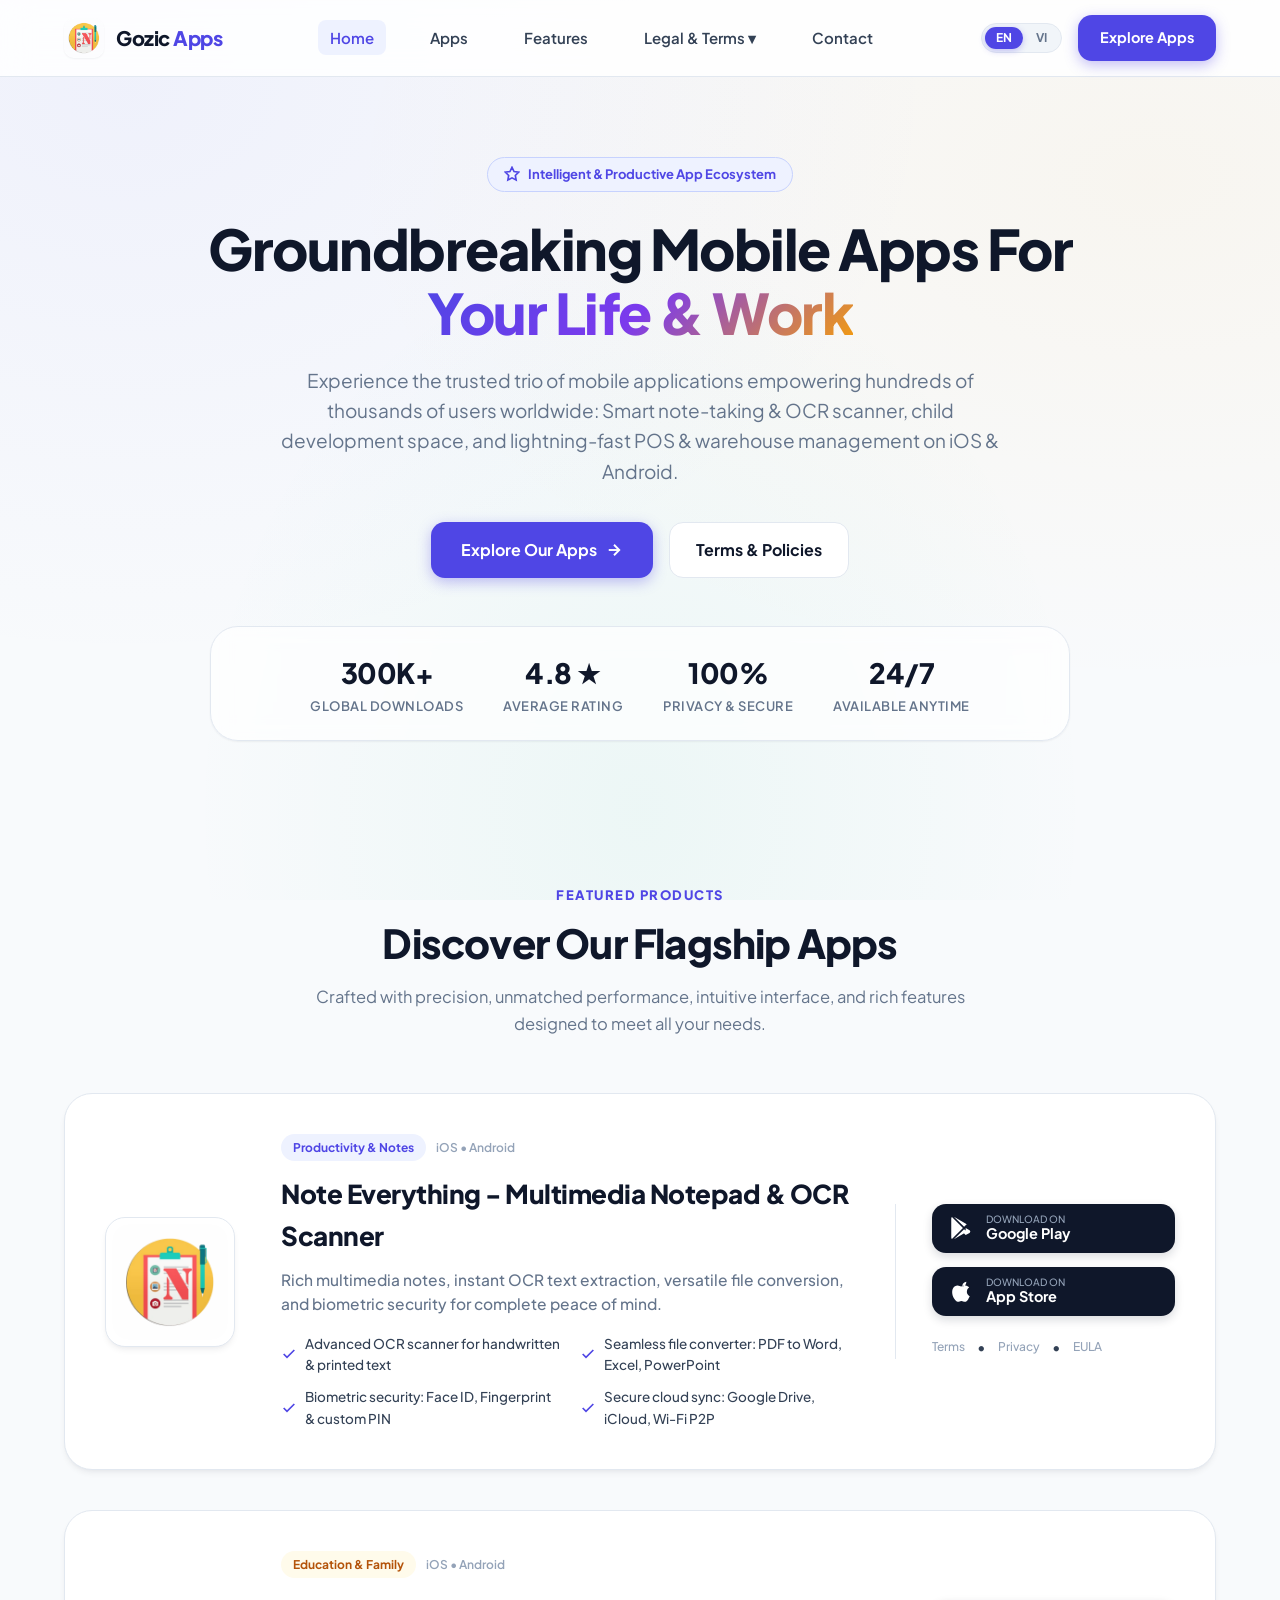
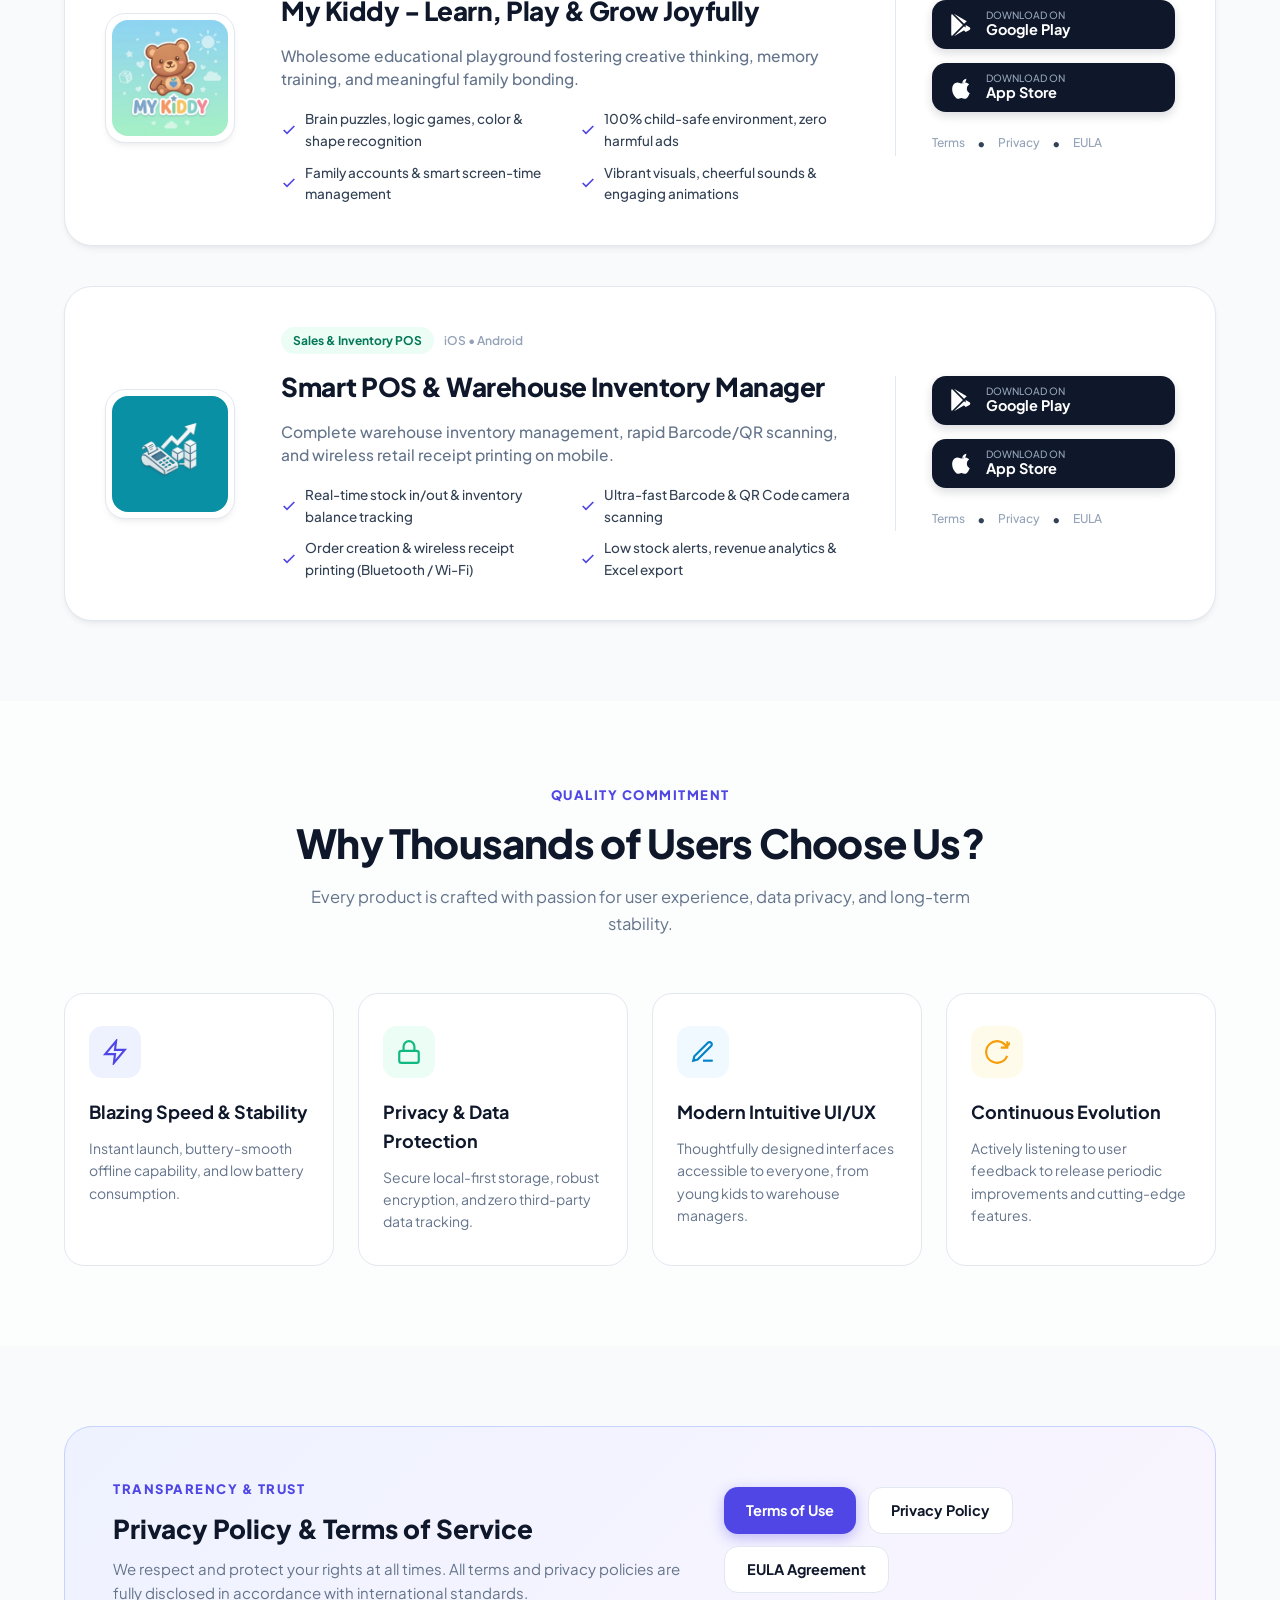
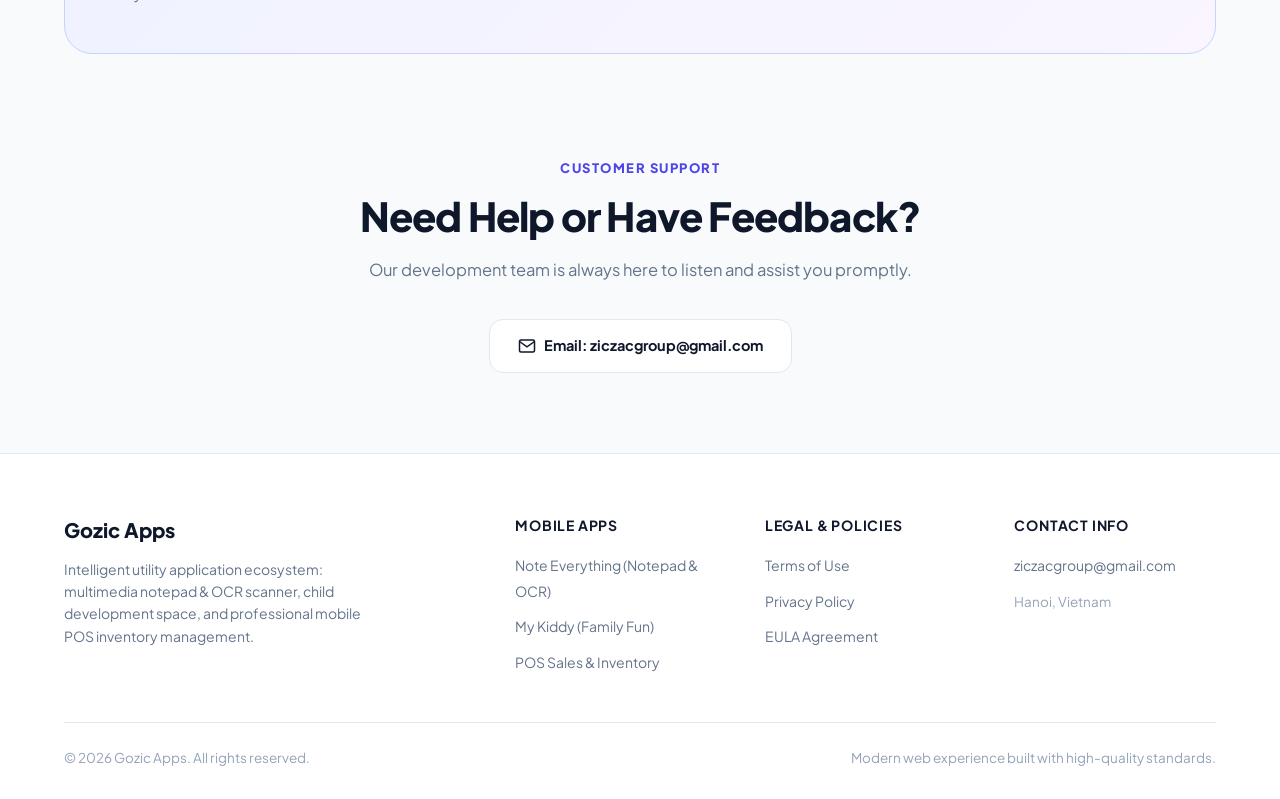
<file: index.html>
<!DOCTYPE html>
<html lang="en">
<head>
  <meta charset="UTF-8">
  <meta name="viewport" content="width=device-width, initial-scale=1.0">
  <title>Gozic Apps - Intelligent Mobile Application Ecosystem</title>
  <meta name="title-i18n" content="site_title">
  <meta name="description" content="Discover the top 3 flagship mobile apps by Gozic: Note Everything (Notepad & OCR Scanner), My Kiddy (Family Education) and POS Sales & Inventory on Android and iOS.">
  
  <!-- Open Graph -->
  <meta property="og:title" content="Gozic Apps - Intelligent Mobile Application Ecosystem">
  <meta property="og:description" content="Smart note-taking & OCR scanner, child development space, and lightning-fast POS & warehouse management on iOS & Android.">
  <meta property="og:image" content="assets/photo/note-everything.png">
  <meta property="og:type" content="website">

  <!-- Favicon -->
  <link rel="icon" type="image/png" href="assets/photo/note-everything.png">

  <!-- Fonts: Plus Jakarta Sans -->
  <link rel="preconnect" href="https://fonts.googleapis.com">
  <link rel="preconnect" href="https://fonts.gstatic.com" crossorigin>
  <link href="https://fonts.googleapis.com/css2?family=Plus+Jakarta+Sans:wght@400;500;600;700;800&display=swap" rel="stylesheet">

  <!-- Stylesheet -->
  <link rel="stylesheet" href="assets/css/style.css">
</head>
<body>

  <!-- Site Header -->
  <header class="site-header">
    <div class="container">
      <div class="nav-wrap">
        <a href="index.html" class="brand-logo">
          <img src="assets/photo/note-everything.png" alt="Gozic Apps Logo">
          <span>Gozic <span class="brand-accent">Apps</span></span>
        </a>

        <ul class="nav-links">
          <li><a href="#home" class="active" data-i18n="nav_home">Home</a></li>
          <li><a href="#apps" data-i18n="nav_apps">Apps</a></li>
          <li><a href="#features" data-i18n="nav_features">Features</a></li>
          <li class="nav-dropdown">
            <a href="#legal" data-i18n="nav_legal">Legal & Terms ▾</a>
            <ul class="dropdown-menu">
              <li><a href="pages/terms-and-conditions-of-use.html" data-i18n="nav_terms">Terms of Use</a></li>
              <li><a href="pages/privacy-policy.html" data-i18n="nav_privacy">Privacy Policy</a></li>
              <li><a href="pages/licensed-application-end-user-license-agreement.html" data-i18n="nav_eula">EULA Agreement</a></li>
            </ul>
          </li>
          <li><a href="#contact" data-i18n="nav_contact">Contact</a></li>
        </ul>

        <div class="nav-cta">
          <!-- Language Switcher Pill -->
          <div class="lang-switch" role="group" aria-label="Language Selector">
            <button type="button" class="lang-btn active" data-lang="en" aria-pressed="true">EN</button>
            <button type="button" class="lang-btn" data-lang="vi" aria-pressed="false">VI</button>
          </div>
          <a href="#apps" class="btn btn-primary" data-i18n="nav_cta">Explore Apps</a>
        </div>

        <button class="mobile-toggle" aria-label="Toggle Menu">
          <span></span>
          <span></span>
          <span></span>
        </button>
      </div>
    </div>
  </header>

  <!-- Mobile Navigation Drawer -->
  <div class="mobile-nav-drawer">
    <div style="padding: 14px 20px; border-bottom: 1px solid var(--border-color); display: flex; align-items: center; justify-content: space-between;">
      <span style="font-size: 13px; font-weight: 700; color: var(--text-muted);" data-i18n="doc_lang_label">Language:</span>
      <div class="lang-switch" role="group" aria-label="Mobile Language Selector">
        <button type="button" class="lang-btn active" data-lang="en">EN</button>
        <button type="button" class="lang-btn" data-lang="vi">VI</button>
      </div>
    </div>
    <a href="#home" data-i18n="nav_home">Home</a>
    <a href="#apps" data-i18n="nav_apps">Apps</a>
    <a href="#features" data-i18n="nav_features">Features</a>
    <a href="pages/terms-and-conditions-of-use.html" data-i18n="nav_terms">Terms of Use</a>
    <a href="pages/privacy-policy.html" data-i18n="nav_privacy">Privacy Policy</a>
    <a href="pages/licensed-application-end-user-license-agreement.html" data-i18n="nav_eula">EULA Agreement</a>
    <a href="#contact" data-i18n="nav_contact">Contact</a>
  </div>

  <main>
    <!-- Hero Section -->
    <section id="home" class="hero-section">
      <div class="container">
        <span class="badge-pill">
          <svg viewBox="0 0 24 24" fill="none" stroke="currentColor" stroke-width="2.5"><path d="M12 2l3.09 6.26L22 9.27l-5 4.87 1.18 6.88L12 17.77l-6.18 3.25L7 14.14 2 9.27l6.91-1.01L12 2z"/></svg>
          <span data-i18n="hero_badge">Intelligent & Productive App Ecosystem</span>
        </span>

        <h1 class="hero-title" data-i18n="hero_title">
          Groundbreaking Mobile Apps For <br>
          <span class="gradient-text">Your Life & Work</span>
        </h1>

        <p class="hero-desc" data-i18n="hero_desc">
          Experience the trusted trio of mobile applications empowering hundreds of thousands of users worldwide: Smart note-taking & OCR scanner, child development space, and lightning-fast POS & warehouse management on iOS & Android.
        </p>

        <div style="display: flex; justify-content: center; gap: 16px; flex-wrap: wrap;">
          <a href="#apps" class="btn btn-primary" style="padding: 14px 30px; font-size: 16px;">
            <span data-i18n="hero_btn_apps">Explore Our Apps</span>
            <svg width="18" height="18" viewBox="0 0 24 24" fill="none" stroke="currentColor" stroke-width="2.5"><line x1="5" y1="12" x2="19" y2="12"></line><polyline points="12 5 19 12 12 19"></polyline></svg>
          </a>
          <a href="#legal" class="btn btn-outline" style="padding: 14px 26px; font-size: 16px;" data-i18n="hero_btn_legal">
            Terms & Policies
          </a>
        </div>

        <!-- Social Proof Stats -->
        <div class="hero-stats">
          <div class="stat-item">
            <div class="stat-number">300K+</div>
            <div class="stat-label" data-i18n="stat_downloads">Global Downloads</div>
          </div>
          <div class="stat-item">
            <div class="stat-number">4.8 ★</div>
            <div class="stat-label" data-i18n="stat_rating">Average Rating</div>
          </div>
          <div class="stat-item">
            <div class="stat-number">100%</div>
            <div class="stat-label" data-i18n="stat_privacy">Privacy & Secure</div>
          </div>
          <div class="stat-item">
            <div class="stat-number">24/7</div>
            <div class="stat-label" data-i18n="stat_uptime">Available Anytime</div>
          </div>
        </div>
      </div>
    </section>

    <!-- Apps Showcase Section -->
    <section id="apps" class="section">
      <div class="container">
        <div class="section-header">
          <span class="section-tag" data-i18n="section_tag_apps">Featured Products</span>
          <h2 class="section-title" data-i18n="section_title_apps">Discover Our Flagship Apps</h2>
          <p class="section-desc" data-i18n="section_desc_apps">
            Crafted with precision, unmatched performance, intuitive interface, and rich features designed to meet all your needs.
          </p>
        </div>

        <div class="apps-grid">
          
          <!-- APP 1: Note Everything -->
          <article id="app-note" class="app-card">
            <div class="app-logo-box">
              <img src="assets/photo/note-everything.png" alt="Note Everything App Icon" loading="lazy">
            </div>

            <div class="app-info">
              <div class="app-meta">
                <span class="app-category-badge badge-indigo" data-i18n="app1_cat">Productivity & Notes</span>
                <span class="app-platform-tags">iOS • Android</span>
              </div>
              <h3 class="app-name" data-i18n="app1_name">Note Everything - Multimedia Notepad & OCR Scanner</h3>
              <p class="app-tagline" data-i18n="app1_desc">
                Rich multimedia notes, instant OCR text extraction, versatile file conversion, and biometric security for complete peace of mind.
              </p>

              <ul class="app-feature-list">
                <li>
                  <svg viewBox="0 0 24 24" fill="none" stroke="currentColor" stroke-width="2.5"><polyline points="20 6 9 17 4 12"></polyline></svg>
                  <span data-i18n="app1_f1">Advanced OCR scanner for handwritten & printed text</span>
                </li>
                <li>
                  <svg viewBox="0 0 24 24" fill="none" stroke="currentColor" stroke-width="2.5"><polyline points="20 6 9 17 4 12"></polyline></svg>
                  <span data-i18n="app1_f2">Seamless file converter: PDF to Word, Excel, PowerPoint</span>
                </li>
                <li>
                  <svg viewBox="0 0 24 24" fill="none" stroke="currentColor" stroke-width="2.5"><polyline points="20 6 9 17 4 12"></polyline></svg>
                  <span data-i18n="app1_f3">Biometric security: Face ID, Fingerprint & custom PIN</span>
                </li>
                <li>
                  <svg viewBox="0 0 24 24" fill="none" stroke="currentColor" stroke-width="2.5"><polyline points="20 6 9 17 4 12"></polyline></svg>
                  <span data-i18n="app1_f4">Secure cloud sync: Google Drive, iCloud, Wi-Fi P2P</span>
                </li>
              </ul>
            </div>

            <div class="app-actions">
              <!-- Google Play -->
              <a href="https://play.google.com/store/apps/details?id=com.wrap.apps.note" target="_blank" rel="noopener noreferrer" class="store-btn">
                <svg viewBox="0 0 24 24"><path d="M3.609 1.814L13.792 12 3.61 22.186a2.38 2.38 0 0 1-.61-1.63V3.444c0-.624.225-1.2.609-1.63zm11.24 11.24l2.483 2.484-11.89 6.837 9.407-9.321zm0-2.108L5.442 1.625l11.89 6.837-2.483 2.484zm1.485 1.054l3.52 2.022a1.442 1.442 0 0 1 0 2.496l-3.52 2.022-2.176-2.176 2.176-2.364z"/></svg>
                <div class="store-btn-text">
                  <span class="store-sub" data-i18n="download_on">Download on</span>
                  <span class="store-name">Google Play</span>
                </div>
              </a>

              <!-- App Store -->
              <a href="https://apps.apple.com/us/app/note-everything/id6479020525" target="_blank" rel="noopener noreferrer" class="store-btn">
                <svg viewBox="0 0 24 24"><path d="M18.71 19.5c-.83 1.24-1.71 2.45-3.05 2.47-1.34.03-1.77-.79-3.29-.79-1.53 0-2 .77-3.27.82-1.31.05-2.3-1.32-3.14-2.53C4.25 17 2.94 12.45 4.7 9.39c.87-1.52 2.43-2.48 4.12-2.51 1.28-.02 2.5.87 3.29.87.78 0 2.26-1.07 3.81-.91.65.03 2.47.26 3.64 1.98-.09.06-2.17 1.28-2.15 3.81.03 3.02 2.65 4.03 2.68 4.04-.03.07-.42 1.44-1.38 2.83M15.97 6.38c.62-.75 1.04-1.8 0.92-2.85-.9.04-1.99.6-2.64 1.35-.58.67-1.09 1.74-.95 2.78 1.01.08 2.05-.53 2.67-1.28"/></svg>
                <div class="store-btn-text">
                  <span class="store-sub" data-i18n="download_on">Download on</span>
                  <span class="store-name">App Store</span>
                </div>
              </a>

              <div class="app-legal-links">
                <a href="pages/terms-and-conditions-of-use.html" data-i18n="app_terms">Terms</a>
                <span>•</span>
                <a href="pages/privacy-policy.html" data-i18n="app_privacy">Privacy</a>
                <span>•</span>
                <a href="pages/licensed-application-end-user-license-agreement.html" data-i18n="app_eula">EULA</a>
              </div>
            </div>
          </article>

          <!-- APP 2: My Kiddy -->
          <article id="app-kiddy" class="app-card">
            <div class="app-logo-box">
              <img src="assets/photo/my-kiddy.png" alt="My Kiddy App Icon" loading="lazy">
            </div>

            <div class="app-info">
              <div class="app-meta">
                <span class="app-category-badge badge-amber" data-i18n="app2_cat">Education & Family</span>
                <span class="app-platform-tags">iOS • Android</span>
              </div>
              <h3 class="app-name" data-i18n="app2_name">My Kiddy - Learn, Play & Grow Joyfully</h3>
              <p class="app-tagline" data-i18n="app2_desc">
                Wholesome educational playground fostering creative thinking, memory training, and meaningful family bonding.
              </p>

              <ul class="app-feature-list">
                <li>
                  <svg viewBox="0 0 24 24" fill="none" stroke="currentColor" stroke-width="2.5"><polyline points="20 6 9 17 4 12"></polyline></svg>
                  <span data-i18n="app2_f1">Brain puzzles, logic games, color & shape recognition</span>
                </li>
                <li>
                  <svg viewBox="0 0 24 24" fill="none" stroke="currentColor" stroke-width="2.5"><polyline points="20 6 9 17 4 12"></polyline></svg>
                  <span data-i18n="app2_f2">100% child-safe environment, zero harmful ads</span>
                </li>
                <li>
                  <svg viewBox="0 0 24 24" fill="none" stroke="currentColor" stroke-width="2.5"><polyline points="20 6 9 17 4 12"></polyline></svg>
                  <span data-i18n="app2_f3">Family accounts & smart screen-time management</span>
                </li>
                <li>
                  <svg viewBox="0 0 24 24" fill="none" stroke="currentColor" stroke-width="2.5"><polyline points="20 6 9 17 4 12"></polyline></svg>
                  <span data-i18n="app2_f4">Vibrant visuals, cheerful sounds & engaging animations</span>
                </li>
              </ul>
            </div>

            <div class="app-actions">
              <!-- Google Play -->
              <a href="https://play.google.com/store/apps/details?id=com.gozic.mykiddy" target="_blank" rel="noopener noreferrer" class="store-btn">
                <svg viewBox="0 0 24 24"><path d="M3.609 1.814L13.792 12 3.61 22.186a2.38 2.38 0 0 1-.61-1.63V3.444c0-.624.225-1.2.609-1.63zm11.24 11.24l2.483 2.484-11.89 6.837 9.407-9.321zm0-2.108L5.442 1.625l11.89 6.837-2.483 2.484zm1.485 1.054l3.52 2.022a1.442 1.442 0 0 1 0 2.496l-3.52 2.022-2.176-2.176 2.176-2.364z"/></svg>
                <div class="store-btn-text">
                  <span class="store-sub" data-i18n="download_on">Download on</span>
                  <span class="store-name">Google Play</span>
                </div>
              </a>

              <!-- App Store -->
              <a href="https://apps.apple.com/us/app/my-kiddy/id6801847363" target="_blank" rel="noopener noreferrer" class="store-btn">
                <svg viewBox="0 0 24 24"><path d="M18.71 19.5c-.83 1.24-1.71 2.45-3.05 2.47-1.34.03-1.77-.79-3.29-.79-1.53 0-2 .77-3.27.82-1.31.05-2.3-1.32-3.14-2.53C4.25 17 2.94 12.45 4.7 9.39c.87-1.52 2.43-2.48 4.12-2.51 1.28-.02 2.5.87 3.29.87.78 0 2.26-1.07 3.81-.91.65.03 2.47.26 3.64 1.98-.09.06-2.17 1.28-2.15 3.81.03 3.02 2.65 4.03 2.68 4.04-.03.07-.42 1.44-1.38 2.83M15.97 6.38c.62-.75 1.04-1.8 0.92-2.85-.9.04-1.99.6-2.64 1.35-.58.67-1.09 1.74-.95 2.78 1.01.08 2.05-.53 2.67-1.28"/></svg>
                <div class="store-btn-text">
                  <span class="store-sub" data-i18n="download_on">Download on</span>
                  <span class="store-name">App Store</span>
                </div>
              </a>

              <div class="app-legal-links">
                <a href="pages/terms-and-conditions-of-use.html" data-i18n="app_terms">Terms</a>
                <span>•</span>
                <a href="pages/privacy-policy.html" data-i18n="app_privacy">Privacy</a>
                <span>•</span>
                <a href="pages/licensed-application-end-user-license-agreement.html" data-i18n="app_eula">EULA</a>
              </div>
            </div>
          </article>

          <!-- APP 3: POS Bán Hàng & Kho -->
          <article id="app-pos" class="app-card">
            <div class="app-logo-box">
              <img src="assets/photo/pos-kiem-kho.png" alt="POS Bán Hàng & Kho Icon" loading="lazy">
            </div>

            <div class="app-info">
              <div class="app-meta">
                <span class="app-category-badge badge-emerald" data-i18n="app3_cat">Sales & Inventory POS</span>
                <span class="app-platform-tags">iOS • Android</span>
              </div>
              <h3 class="app-name" data-i18n="app3_name">Smart POS & Warehouse Inventory Manager</h3>
              <p class="app-tagline" data-i18n="app3_desc">
                Complete warehouse inventory management, rapid Barcode/QR scanning, and wireless retail receipt printing on mobile.
              </p>

              <ul class="app-feature-list">
                <li>
                  <svg viewBox="0 0 24 24" fill="none" stroke="currentColor" stroke-width="2.5"><polyline points="20 6 9 17 4 12"></polyline></svg>
                  <span data-i18n="app3_f1">Real-time stock in/out & inventory balance tracking</span>
                </li>
                <li>
                  <svg viewBox="0 0 24 24" fill="none" stroke="currentColor" stroke-width="2.5"><polyline points="20 6 9 17 4 12"></polyline></svg>
                  <span data-i18n="app3_f2">Ultra-fast Barcode & QR Code camera scanning</span>
                </li>
                <li>
                  <svg viewBox="0 0 24 24" fill="none" stroke="currentColor" stroke-width="2.5"><polyline points="20 6 9 17 4 12"></polyline></svg>
                  <span data-i18n="app3_f3">Order creation & wireless receipt printing (Bluetooth / Wi-Fi)</span>
                </li>
                <li>
                  <svg viewBox="0 0 24 24" fill="none" stroke="currentColor" stroke-width="2.5"><polyline points="20 6 9 17 4 12"></polyline></svg>
                  <span data-i18n="app3_f4">Low stock alerts, revenue analytics & Excel export</span>
                </li>
              </ul>
            </div>

            <div class="app-actions">
              <!-- Google Play -->
              <a href="https://play.google.com/store/apps/details?id=com.gozic.kiemkhohang" target="_blank" rel="noopener noreferrer" class="store-btn">
                <svg viewBox="0 0 24 24"><path d="M3.609 1.814L13.792 12 3.61 22.186a2.38 2.38 0 0 1-.61-1.63V3.444c0-.624.225-1.2.609-1.63zm11.24 11.24l2.483 2.484-11.89 6.837 9.407-9.321zm0-2.108L5.442 1.625l11.89 6.837-2.483 2.484zm1.485 1.054l3.52 2.022a1.442 1.442 0 0 1 0 2.496l-3.52 2.022-2.176-2.176 2.176-2.364z"/></svg>
                <div class="store-btn-text">
                  <span class="store-sub" data-i18n="download_on">Download on</span>
                  <span class="store-name">Google Play</span>
                </div>
              </a>

              <!-- App Store -->
              <a href="https://apps.apple.com/us/app/pos-b%C3%A1n-h%C3%A0ng-kho/id6760744449" target="_blank" rel="noopener noreferrer" class="store-btn">
                <svg viewBox="0 0 24 24"><path d="M18.71 19.5c-.83 1.24-1.71 2.45-3.05 2.47-1.34.03-1.77-.79-3.29-.79-1.53 0-2 .77-3.27.82-1.31.05-2.3-1.32-3.14-2.53C4.25 17 2.94 12.45 4.7 9.39c.87-1.52 2.43-2.48 4.12-2.51 1.28-.02 2.5.87 3.29.87.78 0 2.26-1.07 3.81-.91.65.03 2.47.26 3.64 1.98-.09.06-2.17 1.28-2.15 3.81.03 3.02 2.65 4.03 2.68 4.04-.03.07-.42 1.44-1.38 2.83M15.97 6.38c.62-.75 1.04-1.8 0.92-2.85-.9.04-1.99.6-2.64 1.35-.58.67-1.09 1.74-.95 2.78 1.01.08 2.05-.53 2.67-1.28"/></svg>
                <div class="store-btn-text">
                  <span class="store-sub" data-i18n="download_on">Download on</span>
                  <span class="store-name">App Store</span>
                </div>
              </a>

              <div class="app-legal-links">
                <a href="pages/terms-and-conditions-of-use.html" data-i18n="app_terms">Terms</a>
                <span>•</span>
                <a href="pages/privacy-policy.html" data-i18n="app_privacy">Privacy</a>
                <span>•</span>
                <a href="pages/licensed-application-end-user-license-agreement.html" data-i18n="app_eula">EULA</a>
              </div>
            </div>
          </article>

        </div>
      </div>
    </section>

    <!-- Why Choose Section -->
    <section id="features" class="section" style="background: rgba(255, 255, 255, 0.6);">
      <div class="container">
        <div class="section-header">
          <span class="section-tag" data-i18n="section_tag_features">Quality Commitment</span>
          <h2 class="section-title" data-i18n="section_title_features">Why Thousands of Users Choose Us?</h2>
          <p class="section-desc" data-i18n="section_desc_features">
            Every product is crafted with passion for user experience, data privacy, and long-term stability.
          </p>
        </div>

        <div class="features-grid">
          <div class="feature-box">
            <div class="feature-icon-wrapper" style="background: var(--primary-light); color: var(--primary);">
              <svg width="26" height="26" viewBox="0 0 24 24" fill="none" stroke="currentColor" stroke-width="2"><polygon points="13 2 3 14 12 14 11 22 21 10 12 10 13 2"></polygon></svg>
            </div>
            <h4 data-i18n="feat1_title">Blazing Speed & Stability</h4>
            <p data-i18n="feat1_desc">Instant launch, buttery-smooth offline capability, and low battery consumption.</p>
          </div>

          <div class="feature-box">
            <div class="feature-icon-wrapper" style="background: var(--accent-emerald-light); color: var(--accent-emerald);">
              <svg width="26" height="26" viewBox="0 0 24 24" fill="none" stroke="currentColor" stroke-width="2"><rect x="3" y="11" width="18" height="11" rx="2" ry="2"></rect><path d="M7 11V7a5 5 0 0 1 10 0v4"></path></svg>
            </div>
            <h4 data-i18n="feat2_title">Privacy & Data Protection</h4>
            <p data-i18n="feat2_desc">Secure local-first storage, robust encryption, and zero third-party data tracking.</p>
          </div>

          <div class="feature-box">
            <div class="feature-icon-wrapper" style="background: var(--accent-sky-light); color: var(--accent-sky);">
              <svg width="26" height="26" viewBox="0 0 24 24" fill="none" stroke="currentColor" stroke-width="2"><path d="M12 20h9"></path><path d="M16.5 3.5a2.121 2.121 0 0 1 3 3L7 19l-4 1 1-4L16.5 3.5z"></path></svg>
            </div>
            <h4 data-i18n="feat3_title">Modern Intuitive UI/UX</h4>
            <p data-i18n="feat3_desc">Thoughtfully designed interfaces accessible to everyone, from young kids to warehouse managers.</p>
          </div>

          <div class="feature-box">
            <div class="feature-icon-wrapper" style="background: var(--accent-amber-light); color: var(--accent-amber);">
              <svg width="26" height="26" viewBox="0 0 24 24" fill="none" stroke="currentColor" stroke-width="2"><path d="M21.5 2v6h-6M21.34 15.57a10 10 0 1 1-.57-8.38l5.67-5.67"/></svg>
            </div>
            <h4 data-i18n="feat4_title">Continuous Evolution</h4>
            <p data-i18n="feat4_desc">Actively listening to user feedback to release periodic improvements and cutting-edge features.</p>
          </div>
        </div>
      </div>
    </section>

    <!-- Legal & Policies Quick Section -->
    <section id="legal" class="section">
      <div class="container">
        <div class="legal-banner-card">
          <div class="legal-banner-content">
            <span class="section-tag" style="margin-bottom: 8px;" data-i18n="legal_banner_tag">Transparency & Trust</span>
            <h3 data-i18n="legal_banner_title">Privacy Policy & Terms of Service</h3>
            <p data-i18n="legal_banner_desc">
              We respect and protect your rights at all times. All terms and privacy policies are fully disclosed in accordance with international standards.
            </p>
          </div>

          <div class="legal-banner-buttons">
            <a href="pages/terms-and-conditions-of-use.html" class="btn btn-primary" data-i18n="legal_btn_terms">
              Terms of Use
            </a>
            <a href="pages/privacy-policy.html" class="btn btn-outline" data-i18n="legal_btn_privacy">
              Privacy Policy
            </a>
            <a href="pages/licensed-application-end-user-license-agreement.html" class="btn btn-outline" data-i18n="legal_btn_eula">
              EULA Agreement
            </a>
          </div>
        </div>
      </div>
    </section>

    <!-- Contact Section -->
    <section id="contact" class="section" style="padding-top: 20px;">
      <div class="container">
        <div class="section-header" style="margin-bottom: 36px;">
          <span class="section-tag" data-i18n="contact_tag">Customer Support</span>
          <h2 class="section-title" data-i18n="contact_title">Need Help or Have Feedback?</h2>
          <p class="section-desc" data-i18n="contact_desc">
            Our development team is always here to listen and assist you promptly.
          </p>
        </div>

        <div style="display: flex; justify-content: center; gap: 24px; flex-wrap: wrap;">
          <a href="mailto:ziczacgroup@gmail.com" class="btn btn-outline" style="padding: 14px 28px;">
            <svg width="18" height="18" viewBox="0 0 24 24" fill="none" stroke="currentColor" stroke-width="2"><path d="M4 4h16c1.1 0 2 .9 2 2v12c0 1.1-.9 2-2 2H4c-1.1 0-2-.9-2-2V6c0-1.1.9-2 2-2z"></path><polyline points="22,6 12,13 2,6"></polyline></svg>
            <span data-i18n="contact_email">Email: ziczacgroup@gmail.com</span>
          </a>
        </div>
      </div>
    </section>
  </main>

  <!-- Site Footer -->
  <footer class="site-footer">
    <div class="container">
      <div class="footer-top">
        <div class="footer-brand">
          <h4>Gozic Apps</h4>
          <p data-i18n="footer_brand_desc">
            Intelligent utility application ecosystem: multimedia notepad & OCR scanner, child development space, and professional mobile POS inventory management.
          </p>
        </div>

        <div class="footer-col">
          <h5 data-i18n="footer_title_apps">Mobile Apps</h5>
          <ul>
            <li><a href="#app-note">Note Everything (Notepad & OCR)</a></li>
            <li><a href="#app-kiddy">My Kiddy (Family Fun)</a></li>
            <li><a href="#app-pos">POS Sales & Inventory</a></li>
          </ul>
        </div>

        <div class="footer-col">
          <h5 data-i18n="footer_title_legal">Legal & Policies</h5>
          <ul>
            <li><a href="pages/terms-and-conditions-of-use.html" data-i18n="nav_terms">Terms of Use</a></li>
            <li><a href="pages/privacy-policy.html" data-i18n="nav_privacy">Privacy Policy</a></li>
            <li><a href="pages/licensed-application-end-user-license-agreement.html" data-i18n="nav_eula">EULA Agreement</a></li>
          </ul>
        </div>

        <div class="footer-col">
          <h5 data-i18n="footer_title_contact">Contact Info</h5>
          <ul>
            <li><a href="mailto:ziczacgroup@gmail.com">ziczacgroup@gmail.com</a></li>
            <li><span style="color: var(--text-light); font-size: 13.5px;" data-i18n="footer_location">Hanoi, Vietnam</span></li>
          </ul>
        </div>
      </div>

      <div class="footer-bottom">
        <p data-i18n="footer_copyright">© 2026 Gozic Apps. All rights reserved.</p>
        <p data-i18n="footer_sub">Modern web experience built with high-quality standards.</p>
      </div>
    </div>
  </footer>

  <!-- Scripts -->
  <script src="assets/js/i18n.js"></script>
  <script src="assets/js/main.js"></script>
</body>
</html>
</file>
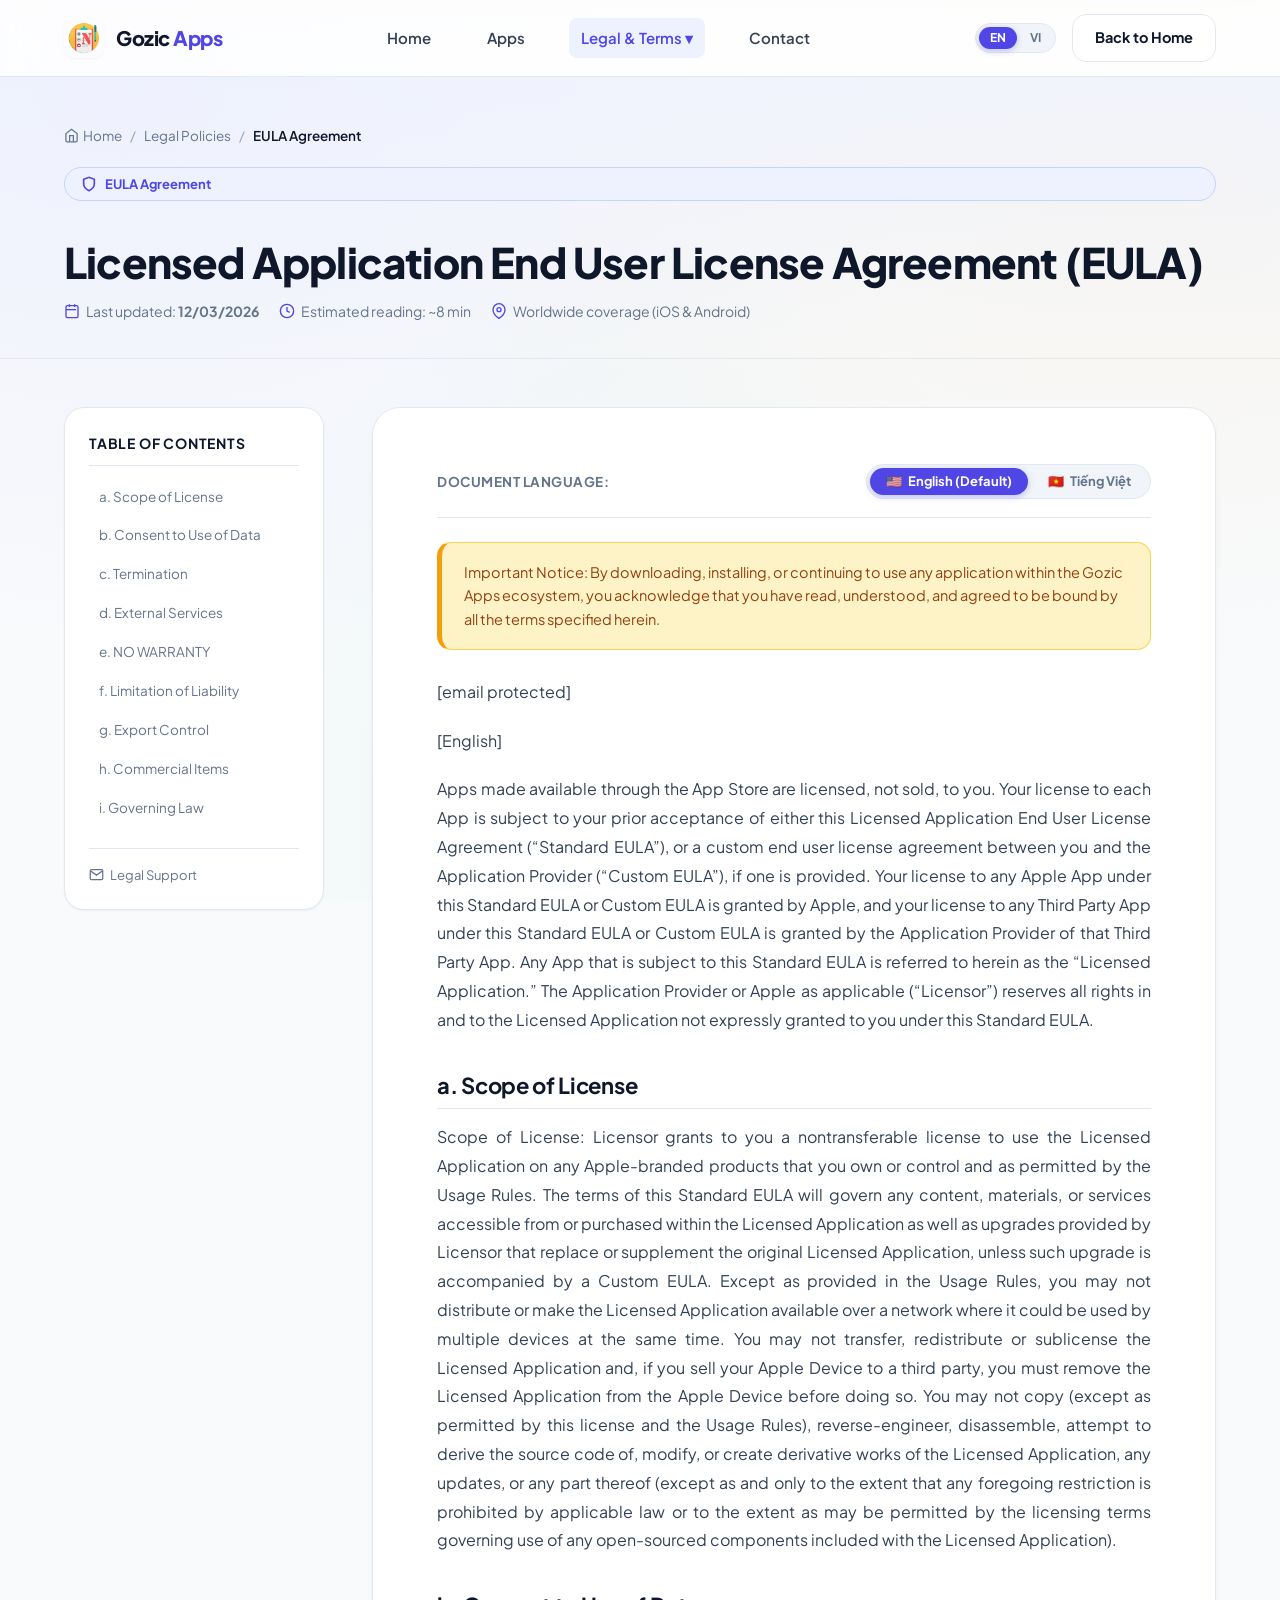
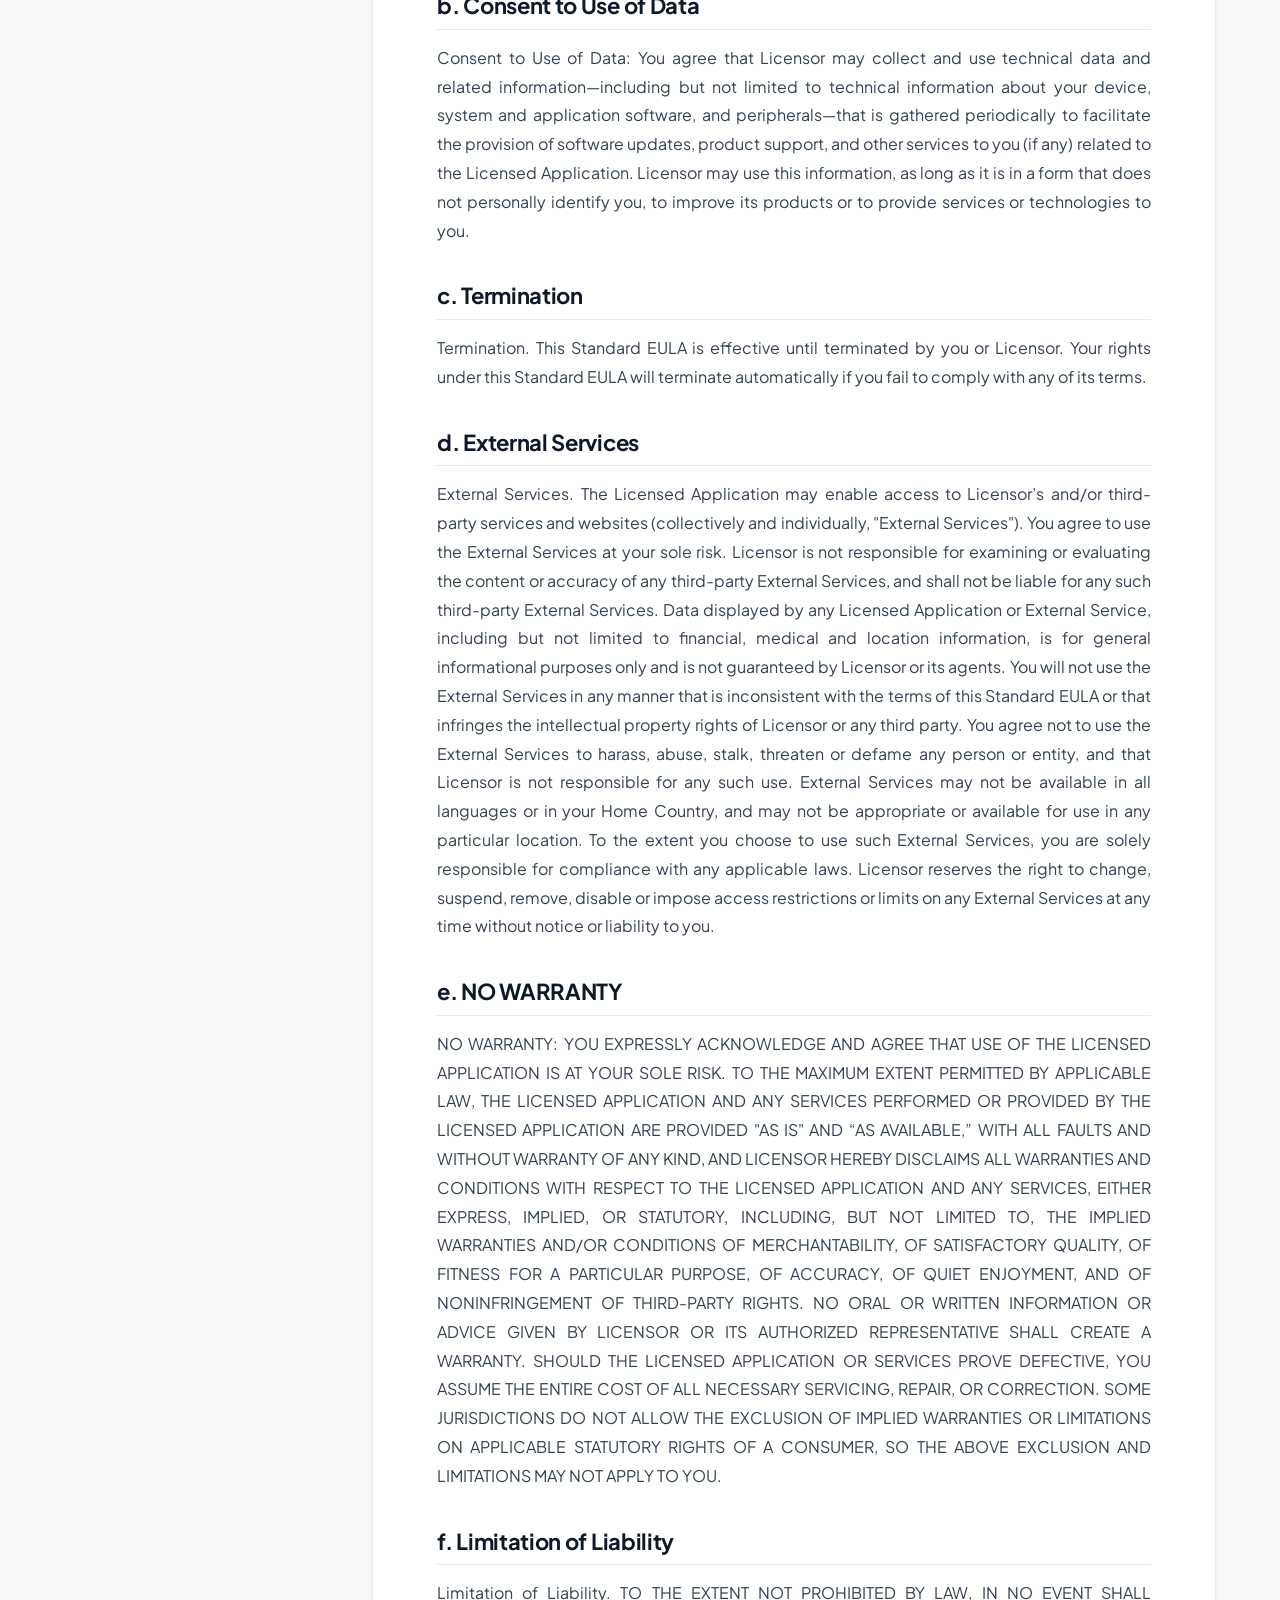
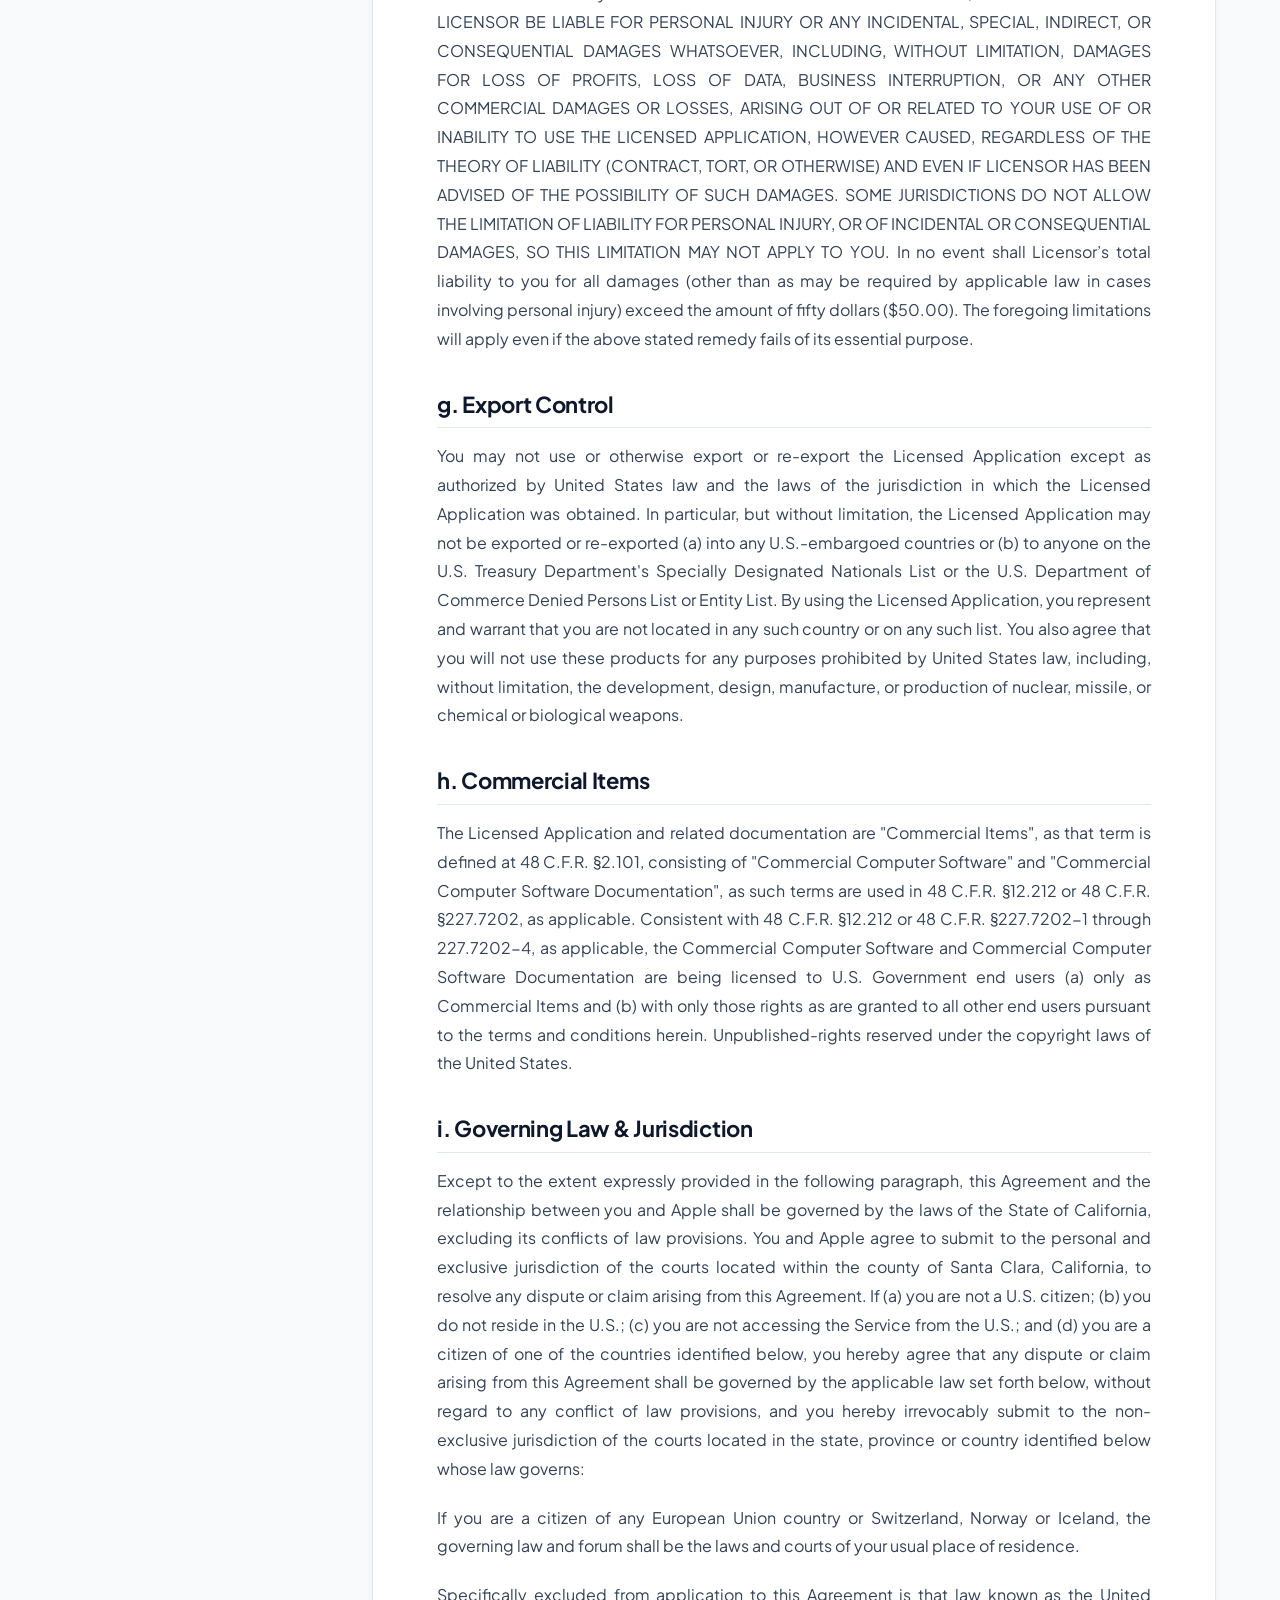
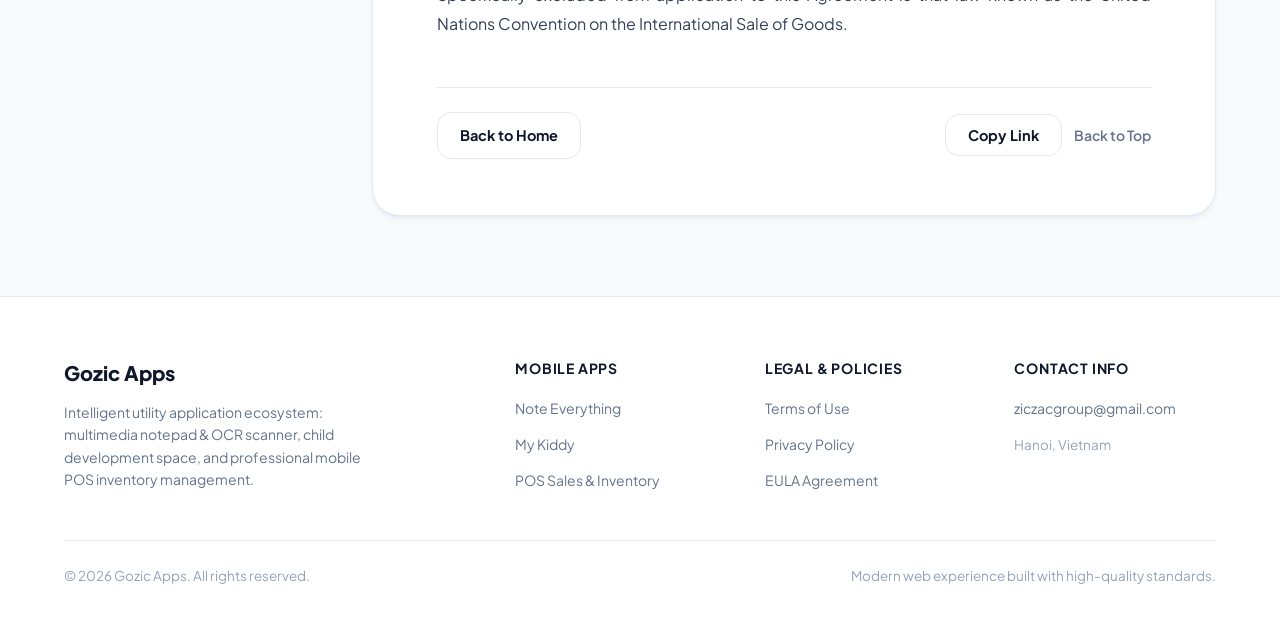
<file: pages/licensed-application-end-user-license-agreement.html>
<!DOCTYPE html>
<html lang="en">
<head>
  <meta charset="UTF-8">
  <meta name="viewport" content="width=device-width, initial-scale=1.0">
  <title>EULA Agreement - Gozic Apps</title>
  <meta name="title-i18n" content="eula_meta_title">
  <meta name="description" content="Licensed Application End User License Agreement (Standard EULA) for Gozic Apps on App Store and Google Play.">
  
  <!-- Favicon -->
  <link rel="icon" type="image/png" href="../assets/photo/note-everything.png">
  
  <!-- Fonts -->
  <link rel="preconnect" href="https://fonts.googleapis.com">
  <link rel="preconnect" href="https://fonts.gstatic.com" crossorigin>
  <link href="https://fonts.googleapis.com/css2?family=Plus+Jakarta+Sans:wght@400;500;600;700;800&display=swap" rel="stylesheet">
  
  <!-- Stylesheets -->
  <link rel="stylesheet" href="../assets/css/style.css">
  <link rel="stylesheet" href="../assets/css/legal.css">
</head>
<body>

  <!-- Reading Progress Bar -->
  <div id="reading-progress"></div>

  <!-- Header -->
  <header class="site-header">
    <div class="container">
      <div class="nav-wrap">
        <a href="../index.html" class="brand-logo">
          <img src="../assets/photo/note-everything.png" alt="Gozic Apps Logo">
          <span>Gozic <span class="brand-accent">Apps</span></span>
        </a>

        <ul class="nav-links">
          <li><a href="../index.html" data-i18n="nav_home">Home</a></li>
          <li><a href="../index.html#apps" data-i18n="nav_apps">Apps</a></li>
          <li class="nav-dropdown">
            <a href="#" class="active" data-i18n="nav_legal">Legal & Terms ▾</a>
            <ul class="dropdown-menu">
              <li><a href="terms-and-conditions-of-use.html" data-i18n="nav_terms">Terms of Use</a></li>
              <li><a href="privacy-policy.html" data-i18n="nav_privacy">Privacy Policy</a></li>
              <li><a href="licensed-application-end-user-license-agreement.html" data-i18n="nav_eula">EULA Agreement</a></li>
            </ul>
          </li>
          <li><a href="../index.html#contact" data-i18n="nav_contact">Contact</a></li>
        </ul>

        <div class="nav-cta">
          <!-- Language Switcher Pill -->
          <div class="lang-switch" role="group" aria-label="Language Selector">
            <button type="button" class="lang-btn active" data-lang="en" aria-pressed="true">EN</button>
            <button type="button" class="lang-btn" data-lang="vi" aria-pressed="false">VI</button>
          </div>
          <a href="../index.html" class="btn btn-outline" data-i18n="back_to_home">
            <svg width="16" height="16" viewBox="0 0 24 24" fill="none" stroke="currentColor" stroke-width="2.2" stroke-linecap="round" stroke-linejoin="round"><line x1="19" y1="12" x2="5" y2="12"></line><polyline points="12 19 5 12 12 5"></polyline></svg>
            Back to Home
          </a>
        </div>

        <button class="mobile-toggle" aria-label="Toggle Menu">
          <span></span>
          <span></span>
          <span></span>
        </button>
      </div>
    </div>
  </header>

  <!-- Mobile Drawer -->
  <div class="mobile-nav-drawer">
    <div style="padding: 14px 20px; border-bottom: 1px solid var(--border-color); display: flex; align-items: center; justify-content: space-between;">
      <span style="font-size: 13px; font-weight: 700; color: var(--text-muted);" data-i18n="doc_lang_label">Language:</span>
      <div class="lang-switch" role="group" aria-label="Mobile Language Selector">
        <button type="button" class="lang-btn active" data-lang="en">EN</button>
        <button type="button" class="lang-btn" data-lang="vi">VI</button>
      </div>
    </div>
    <a href="../index.html" data-i18n="nav_home">Home</a>
    <a href="../index.html#apps" data-i18n="nav_apps">Apps</a>
    <a href="terms-and-conditions-of-use.html" data-i18n="nav_terms">Terms of Use</a>
    <a href="privacy-policy.html" data-i18n="nav_privacy">Privacy Policy</a>
    <a href="licensed-application-end-user-license-agreement.html" data-i18n="nav_eula">EULA Agreement</a>
    <a href="../index.html#contact" data-i18n="nav_contact">Contact</a>
  </div>

  <!-- Legal Hero Banner -->
  <section class="legal-hero">
    <div class="container">
      <!-- Breadcrumb -->
      <nav class="breadcrumb-nav">
        <a href="../index.html">
          <svg width="15" height="15" viewBox="0 0 24 24" fill="none" stroke="currentColor" stroke-width="2"><path d="M3 9l9-7 9 7v11a2 2 0 0 1-2 2H5a2 2 0 0 1-2-2z"></path><polyline points="9 22 9 12 15 12 15 22"></polyline></svg>
          <span data-i18n="breadcrumb_home">Home</span>
        </a>
        <span class="breadcrumb-separator">/</span>
        <span data-i18n="breadcrumb_legal">Legal Policies</span>
        <span class="breadcrumb-separator">/</span>
        <span style="color: var(--text-main); font-weight: 600;" data-i18n="nav_eula">EULA Agreement</span>
      </nav>

      <div class="legal-title-wrap">
        <span class="badge-pill">
          <svg width="14" height="14" viewBox="0 0 24 24" fill="none" stroke="currentColor" stroke-width="2.5"><path d="M12 22s8-4 8-10V5l-8-3-8 3v7c0 6 8 10 8 10z"></path></svg>
          <span data-i18n="nav_eula">EULA Agreement</span>
        </span>
        <h1 class="legal-main-title" data-i18n="eula_title">Licensed Application End User License Agreement (EULA)</h1>
        <div class="legal-meta-bar">
          <div class="legal-meta-item">
            <svg viewBox="0 0 24 24" fill="none" stroke="currentColor" stroke-width="2"><rect x="3" y="4" width="18" height="18" rx="2" ry="2"></rect><line x1="16" y1="2" x2="16" y2="6"></line><line x1="8" y1="2" x2="8" y2="6"></line><line x1="3" y1="10" x2="18" y2="10"></line></svg>
            <span><span data-i18n="legal_meta_updated">Last updated:</span> <strong>12/03/2026</strong></span>
          </div>
          <div class="legal-meta-item">
            <svg viewBox="0 0 24 24" fill="none" stroke="currentColor" stroke-width="2"><circle cx="12" cy="12" r="10"></circle><polyline points="12 6 12 12 16 14"></polyline></svg>
            <span data-i18n="legal_meta_reading">Estimated reading: ~8 min</span>
          </div>
          <div class="legal-meta-item">
            <svg viewBox="0 0 24 24" fill="none" stroke="currentColor" stroke-width="2"><path d="M21 10c0 7-9 13-9 13s-9-6-9-13a9 9 0 0 1 18 0z"></path><circle cx="12" cy="10" r="3"></circle></svg>
            <span data-i18n="legal_meta_coverage">Worldwide coverage (iOS & Android)</span>
          </div>
        </div>
      </div>
    </div>
  </section>

  <!-- Legal Main Body -->
  <main class="legal-layout">
    <div class="container">
      <div class="legal-container">
        <!-- Sidebar Navigation (TOC) -->
        <aside class="legal-sidebar">
          <h4 data-i18n="toc_title">Table of Contents</h4>
          
          <!-- English TOC -->
          <ul id="toc-en" class="toc-list">
            <li><a href="#en-scope">a. Scope of License</a></li>
            <li><a href="#en-consent">b. Consent to Use of Data</a></li>
            <li><a href="#en-termination">c. Termination</a></li>
            <li><a href="#en-external">d. External Services</a></li>
            <li><a href="#en-warranty">e. NO WARRANTY</a></li>
            <li><a href="#en-liability">f. Limitation of Liability</a></li>
            <li><a href="#en-export">g. Export Control</a></li>
            <li><a href="#en-commercial">h. Commercial Items</a></li>
            <li><a href="#en-governing">i. Governing Law</a></li>
          </ul>

          <!-- Vietnamese TOC -->
          <ul id="toc-vi" class="toc-list" style="display: none;">
            <li><a href="#vi-scope">a. Phạm vi Cấp phép</a></li>
            <li><a href="#vi-consent">b. Đồng ý Sử dụng Dữ liệu</a></li>
            <li><a href="#vi-termination">c. Chấm dứt</a></li>
            <li><a href="#vi-external">d. Dịch vụ Bên ngoài</a></li>
            <li><a href="#vi-warranty">e. KHÔNG BẢO HÀNH</a></li>
            <li><a href="#vi-liability">f. Giới hạn Trách nhiệm</a></li>
            <li><a href="#vi-export">g. Kiểm soát Xuất khẩu</a></li>
            <li><a href="#vi-commercial">h. Mục Thương mại</a></li>
            <li><a href="#vi-governing">i. Luật Điều chỉnh</a></li>
          </ul>

          <div style="margin-top: 24px; padding-top: 16px; border-top: 1px solid var(--border-color);">
            <a href="mailto:ziczacgroup@gmail.com" style="font-size: 13px; color: var(--text-muted); display: flex; align-items: center; gap: 6px;">
              <svg width="15" height="15" viewBox="0 0 24 24" fill="none" stroke="currentColor" stroke-width="2"><path d="M4 4h16c1.1 0 2 .9 2 2v12c0 1.1-.9 2-2 2H4c-1.1 0-2-.9-2-2V6c0-1.1.9-2 2-2z"></path><polyline points="22,6 12,13 2,6"></polyline></svg>
              <span data-i18n="legal_support">Legal Support</span>
            </a>
          </div>
        </aside>

        <!-- Document Card -->
        <article class="legal-card">
          <!-- Document Internal Language Switcher -->
          <div class="doc-lang-bar">
            <span class="doc-lang-label" data-i18n="doc_lang_label">Document Language:</span>
            <div class="doc-lang-tabs">
              <button type="button" class="doc-tab-btn active" data-doc-lang="en">
                <span>🇺🇸</span> English (Default)
              </button>
              <button type="button" class="doc-tab-btn" data-doc-lang="vi">
                <span>🇻🇳</span> Tiếng Việt
              </button>
            </div>
          </div>

          <div class="legal-notice-box" data-i18n="legal_notice">
            <strong>Important Notice:</strong> By downloading, installing, or continuing to use any application within the Gozic Apps ecosystem, you acknowledge that you have read, understood, and agreed to be bound by all the terms specified herein.
          </div>

          <div class="legal-content">
            <!-- English Version (Default) -->
            <div id="doc-en" class="doc-lang-pane">
<p>[email protected]</p>
<p>[English]</p>
<p>Apps made available through the App Store are licensed, not sold, to you. Your license to each App is subject to your prior acceptance of either this Licensed Application End User License Agreement (“Standard EULA”), or a custom end user license agreement between you and the Application Provider (“Custom EULA”), if one is provided. Your license to any Apple App under this Standard EULA or Custom EULA is granted by Apple, and your license to any Third Party App under this Standard EULA or Custom EULA is granted by the Application Provider of that Third Party App. Any App that is subject to this Standard EULA is referred to herein as the “Licensed Application.” The Application Provider or Apple as applicable (“Licensor”) reserves all rights in and to the Licensed Application not expressly granted to you under this Standard EULA.</p>
<h2 id="en-scope">a. Scope of License</h2>
<p>Scope of License: Licensor grants to you a nontransferable license to use the Licensed Application on any Apple-branded products that you own or control and as permitted by the Usage Rules. The terms of this Standard EULA will govern any content, materials, or services accessible from or purchased within the Licensed Application as well as upgrades provided by Licensor that replace or supplement the original Licensed Application, unless such upgrade is accompanied by a Custom EULA. Except as provided in the Usage Rules, you may not distribute or make the Licensed Application available over a network where it could be used by multiple devices at the same time. You may not transfer, redistribute or sublicense the Licensed Application and, if you sell your Apple Device to a third party, you must remove the Licensed Application from the Apple Device before doing so. You may not copy (except as permitted by this license and the Usage Rules), reverse-engineer, disassemble, attempt to derive the source code of, modify, or create derivative works of the Licensed Application, any updates, or any part thereof (except as and only to the extent that any foregoing restriction is prohibited by applicable law or to the extent as may be permitted by the licensing terms governing use of any open-sourced components included with the Licensed Application).</p>
<h2 id="en-consent">b. Consent to Use of Data</h2>
<p>Consent to Use of Data: You agree that Licensor may collect and use technical data and related information—including but not limited to technical information about your device, system and application software, and peripherals—that is gathered periodically to facilitate the provision of software updates, product support, and other services to you (if any) related to the Licensed Application. Licensor may use this information, as long as it is in a form that does not personally identify you, to improve its products or to provide services or technologies to you.</p>
<h2 id="en-termination">c. Termination</h2>
<p>Termination. This Standard EULA is effective until terminated by you or Licensor. Your rights under this Standard EULA will terminate automatically if you fail to comply with any of its terms.</p>
<h2 id="en-external">d. External Services</h2>
<p>External Services. The Licensed Application may enable access to Licensor’s and/or third-party services and websites (collectively and individually, "External Services"). You agree to use the External Services at your sole risk. Licensor is not responsible for examining or evaluating the content or accuracy of any third-party External Services, and shall not be liable for any such third-party External Services. Data displayed by any Licensed Application or External Service, including but not limited to financial, medical and location information, is for general informational purposes only and is not guaranteed by Licensor or its agents. You will not use the External Services in any manner that is inconsistent with the terms of this Standard EULA or that infringes the intellectual property rights of Licensor or any third party. You agree not to use the External Services to harass, abuse, stalk, threaten or defame any person or entity, and that Licensor is not responsible for any such use. External Services may not be available in all languages or in your Home Country, and may not be appropriate or available for use in any particular location. To the extent you choose to use such External Services, you are solely responsible for compliance with any applicable laws. Licensor reserves the right to change, suspend, remove, disable or impose access restrictions or limits on any External Services at any time without notice or liability to you.</p>
<h2 id="en-warranty">e. NO WARRANTY</h2>
<p>NO WARRANTY: YOU EXPRESSLY ACKNOWLEDGE AND AGREE THAT USE OF THE LICENSED APPLICATION IS AT YOUR SOLE RISK. TO THE MAXIMUM EXTENT PERMITTED BY APPLICABLE LAW, THE LICENSED APPLICATION AND ANY SERVICES PERFORMED OR PROVIDED BY THE LICENSED APPLICATION ARE PROVIDED "AS IS" AND “AS AVAILABLE,” WITH ALL FAULTS AND WITHOUT WARRANTY OF ANY KIND, AND LICENSOR HEREBY DISCLAIMS ALL WARRANTIES AND CONDITIONS WITH RESPECT TO THE LICENSED APPLICATION AND ANY SERVICES, EITHER EXPRESS, IMPLIED, OR STATUTORY, INCLUDING, BUT NOT LIMITED TO, THE IMPLIED WARRANTIES AND/OR CONDITIONS OF MERCHANTABILITY, OF SATISFACTORY QUALITY, OF FITNESS FOR A PARTICULAR PURPOSE, OF ACCURACY, OF QUIET ENJOYMENT, AND OF NONINFRINGEMENT OF THIRD-PARTY RIGHTS. NO ORAL OR WRITTEN INFORMATION OR ADVICE GIVEN BY LICENSOR OR ITS AUTHORIZED REPRESENTATIVE SHALL CREATE A WARRANTY. SHOULD THE LICENSED APPLICATION OR SERVICES PROVE DEFECTIVE, YOU ASSUME THE ENTIRE COST OF ALL NECESSARY SERVICING, REPAIR, OR CORRECTION. SOME JURISDICTIONS DO NOT ALLOW THE EXCLUSION OF IMPLIED WARRANTIES OR LIMITATIONS ON APPLICABLE STATUTORY RIGHTS OF A CONSUMER, SO THE ABOVE EXCLUSION AND LIMITATIONS MAY NOT APPLY TO YOU.</p>
<h2 id="en-liability">f. Limitation of Liability</h2>
<p>Limitation of Liability. TO THE EXTENT NOT PROHIBITED BY LAW, IN NO EVENT SHALL LICENSOR BE LIABLE FOR PERSONAL INJURY OR ANY INCIDENTAL, SPECIAL, INDIRECT, OR CONSEQUENTIAL DAMAGES WHATSOEVER, INCLUDING, WITHOUT LIMITATION, DAMAGES FOR LOSS OF PROFITS, LOSS OF DATA, BUSINESS INTERRUPTION, OR ANY OTHER COMMERCIAL DAMAGES OR LOSSES, ARISING OUT OF OR RELATED TO YOUR USE OF OR INABILITY TO USE THE LICENSED APPLICATION, HOWEVER CAUSED, REGARDLESS OF THE THEORY OF LIABILITY (CONTRACT, TORT, OR OTHERWISE) AND EVEN IF LICENSOR HAS BEEN ADVISED OF THE POSSIBILITY OF SUCH DAMAGES. SOME JURISDICTIONS DO NOT ALLOW THE LIMITATION OF LIABILITY FOR PERSONAL INJURY, OR OF INCIDENTAL OR CONSEQUENTIAL DAMAGES, SO THIS LIMITATION MAY NOT APPLY TO YOU. In no event shall Licensor’s total liability to you for all damages (other than as may be required by applicable law in cases involving personal injury) exceed the amount of fifty dollars ($50.00). The foregoing limitations will apply even if the above stated remedy fails of its essential purpose.</p>
<h2 id="en-export">g. Export Control</h2>
<p>You may not use or otherwise export or re-export the Licensed Application except as authorized by United States law and the laws of the jurisdiction in which the Licensed Application was obtained. In particular, but without limitation, the Licensed Application may not be exported or re-exported (a) into any U.S.-embargoed countries or (b) to anyone on the U.S. Treasury Department's Specially Designated Nationals List or the U.S. Department of Commerce Denied Persons List or Entity List. By using the Licensed Application, you represent and warrant that you are not located in any such country or on any such list. You also agree that you will not use these products for any purposes prohibited by United States law, including, without limitation, the development, design, manufacture, or production of nuclear, missile, or chemical or biological weapons.</p>
<h2 id="en-commercial">h. Commercial Items</h2>
<p>The Licensed Application and related documentation are "Commercial Items", as that term is defined at 48 C.F.R. §2.101, consisting of "Commercial Computer Software" and "Commercial Computer Software Documentation", as such terms are used in 48 C.F.R. §12.212 or 48 C.F.R. §227.7202, as applicable. Consistent with 48 C.F.R. §12.212 or 48 C.F.R. §227.7202-1 through 227.7202-4, as applicable, the Commercial Computer Software and Commercial Computer Software Documentation are being licensed to U.S. Government end users (a) only as Commercial Items and (b) with only those rights as are granted to all other end users pursuant to the terms and conditions herein. Unpublished-rights reserved under the copyright laws of the United States.</p>
<h2 id="en-governing">i. Governing Law & Jurisdiction</h2>
<p>Except to the extent expressly provided in the following paragraph, this Agreement and the relationship between you and Apple shall be governed by the laws of the State of California, excluding its conflicts of law provisions. You and Apple agree to submit to the personal and exclusive jurisdiction of the courts located within the county of Santa Clara, California, to resolve any dispute or claim arising from this Agreement. If (a) you are not a U.S. citizen; (b) you do not reside in the U.S.; (c) you are not accessing the Service from the U.S.; and (d) you are a citizen of one of the countries identified below, you hereby agree that any dispute or claim arising from this Agreement shall be governed by the applicable law set forth below, without regard to any conflict of law provisions, and you hereby irrevocably submit to the non-exclusive jurisdiction of the courts located in the state, province or country identified below whose law governs:</p>
<p>If you are a citizen of any European Union country or Switzerland, Norway or Iceland, the governing law and forum shall be the laws and courts of your usual place of residence.</p>
<p>Specifically excluded from application to this Agreement is that law known as the United Nations Convention on the International Sale of Goods.</p>
            </div>

            <!-- Vietnamese Version -->
            <div id="doc-vi" class="doc-lang-pane" style="display: none;">
<p>Các ứng dụng được cung cấp thông qua App Store được cấp phép sử dụng, không phải bán cho bạn. Quyền cấp phép của bạn đối với mỗi Ứng dụng tùy thuộc vào việc bạn chấp nhận trước đó một trong hai: Thỏa thuận Cấp phép Người dùng cuối cho Ứng dụng được Cấp phép ("EULA Tiêu chuẩn") này, hoặc một thỏa thuận cấp phép người dùng cuối tùy chỉnh giữa bạn và Nhà cung cấp Ứng dụng ("EULA Tùy chỉnh"), nếu có. Quyền cấp phép của bạn đối với bất kỳ Ứng dụng Apple nào theo EULA Tiêu chuẩn hoặc EULA Tùy chỉnh này được cấp bởi Apple, và quyền cấp phép của bạn đối với bất kỳ Ứng dụng Bên thứ ba nào theo EULA Tiêu chuẩn hoặc EULA Tùy chỉnh này được cấp bởi Nhà cung cấp Ứng dụng của Ứng dụng Bên thứ ba đó. Bất kỳ Ứng dụng nào tuân theo EULA Tiêu chuẩn này được gọi trong đây là “Ứng dụng được Cấp phép.” Nhà cung cấp Ứng dụng hoặc Apple tùy từng trường hợp (“Bên cấp phép”) bảo lưu tất cả các quyền đối với Ứng dụng được Cấp phép mà không được cấp rõ ràng cho bạn theo EULA Tiêu chuẩn này.</p>
<h2 id="vi-scope">a. Phạm vi Cấp phép</h2>
<p>Phạm vi Cấp phép:</p>
<p>Bên cấp phép cấp cho bạn một giấy phép không thể chuyển nhượng để sử dụng Ứng dụng được Cấp phép trên bất kỳ sản phẩm mang thương hiệu Apple nào mà bạn sở hữu hoặc kiểm soát và theo quy định của Quy tắc Sử dụng. Các điều khoản của EULA Tiêu chuẩn này sẽ điều chỉnh bất kỳ nội dung, tài liệu hoặc dịch vụ nào có thể truy cập được từ hoặc được mua trong Ứng dụng được Cấp phép cũng như các bản nâng cấp do Bên cấp phép cung cấp để thay thế hoặc bổ sung cho Ứng dụng được Cấp phép ban đầu, trừ khi bản nâng cấp đó đi kèm với một EULA Tùy chỉnh. Ngoại trừ quy định trong Quy tắc Sử dụng, bạn không được phân phối hoặc cung cấp Ứng dụng được Cấp phép qua mạng nơi nó có thể được sử dụng bởi nhiều thiết bị cùng một lúc. Bạn không được chuyển nhượng, phân phối lại hoặc cấp phép lại Ứng dụng được Cấp phép và nếu bạn bán Thiết bị Apple của mình cho bên thứ ba, bạn phải xóa Ứng dụng được Cấp phép khỏi Thiết bị Apple trước khi thực hiện việc đó. Bạn không được sao chép (ngoại trừ trường hợp được phép của giấy phép này và Quy tắc Sử dụng), đảo ngược kỹ thuật, tháo rời, cố gắng lấy mã nguồn của, sửa đổi hoặc tạo ra các tác</p>
<p>phẩm phái sinh của Ứng dụng được Cấp phép, bất kỳ bản cập nhật nào hoặc bất kỳ phần nào trong đó (ngoại trừ và chỉ trong phạm vi mà bất kỳ hạn chế nào nêu trên</p>
<p>bị cấm bởi luật hiện hành hoặc trong phạm vi có thể được cho phép bởi các điều khoản cấp phép điều chỉnh việc sử dụng bất kỳ thành phần nguồn mở nào đi kèm với</p>
<p>Ứng dụng được Cấp phép).</p>
<h2 id="vi-consent">b. Đồng ý Sử dụng Dữ liệu</h2>
<p>Đồng ý Sử dụng Dữ liệu:</p>
<p>Bạn đồng ý rằng Bên cấp phép có thể thu thập và sử dụng dữ liệu kỹ thuật và thông tin liên quan—bao gồm nhưng không giới</p>
<p>hạn ở thông tin kỹ thuật về thiết bị, hệ thống và phần mềm ứng dụng, cũng như các</p>
<p>thiết bị ngoại vi của bạn—được thu thập định kỳ để tạo điều kiện thuận lợi cho việc cung cấp các bản cập nhật phần mềm, hỗ trợ sản phẩm và các dịch vụ khác cho bạ</p>
<p>n (nếu có) liên quan đến Ứng dụng được Cấp phép. Bên</p>
<p>cấp phép có thể sử dụng thông tin này, miễn là nó ở dạng không nhận dạng cá nhân bạn, để cải thiện sản phẩm của mình hoặc để cung cấp dịch vụ hoặc công nghệ cho bạn.</p>
<h2 id="vi-termination">c. Chấm dứt</h2>
<p>Chấm dứt.</p>
<p>EULA Tiê</p>
<p>u chuẩn này có hiệu lự</p>
<p>c cho đến khi bị chấm dứt bởi bạn hoặc Bên cấp phép. Các quyền của bạn theo EULA Tiêu chuẩn này sẽ tự động chấm dứt nếu bạn không tuân thủ bất kỳ điều khoản nào trong đó.</p>
<h2 id="vi-external">d. Dịch vụ Bên ngoài</h2>
<p>Dịch vụ Bên ngoài.</p>
<p>Ứng dụng được Cấp phép có thể cho phép truy cập vào các dịch vụ và trang web của Bên cấp phép và/hoặc bên thứ ba (gọi chung và cá nhân là "Dịch vụ Bên ngoài"). Bạn đồng ý tự chịu rủi ro khi sử dụng các Dịch vụ Bên ngoài. Bên cấp phép không có trách nhiệm kiểm tra hoặc</p>
<p>đánh giá nội dung hoặc tính chính xác của bất kỳ Dịch vụ Bên ngoài nào của bên thứ ba</p>
<p>và sẽ không chịu trách nhiệm pháp lý đối với bất kỳ Dịch vụ Bên ngoài nào của bên thứ</p>
<p>ba đó.</p>
<p>Dữ liệu được hiển thị bởi bất kỳ Ứng dụng được Cấp phép hoặc D</p>
<p>ịch vụ Bên ngoài nào, bao g</p>
<p>ồm nhưng không giới hạn ở thông tin tài chính, y tế và vị trí, chỉ nhằm</p>
<p>mục đích thông tin chung và không được Bên cấp phép hoặc các đại lý của mình đảm bảo. Bạn sẽ không sử dụng Dịch vụ Bên ngoài theo bất kỳ cách nào không nhất quán với các điều khoản của EULA Tiêu chuẩn này hoặc xâm phạm quyền sở hữu trí tuệ của Bên cấp phép hoặc bất kỳ bên thứ ba nào. Bạn đồng ý không sử dụng Dịch vụ Bên ngoài để quấy rối, lăng mạ, rình rập, đe dọa hoặc phỉ báng bất kỳ cá nhân hoặc tổ chức nào và Bên cấp phép không chịu trách nhiệm cho bất kỳ hành vi sử dụng nào như vậy. Các Dịch vụ Bên ngoài có thể không khả dụng bằng tất cả các ngôn ngữ hoặc tại Quốc gia sở tại của bạn, và có thể không phù hợp hoặc không có sẵn để sử dụng tại bất kỳ địa điểm cụ thể nào. Trong phạm vi bạn chọn sử dụng các Dịch vụ Bên ngoài đó, bạn tự chịu trách nhiệm về việc tuân thủ bất kỳ luật pháp hiện hành nào. Bên cấp phép bảo lưu quyền thay đổi, tạm dừng, loại bỏ, vô hiệu hóa hoặc áp đặt các hạn chế hoặc giới hạn truy cập đối với bất kỳ Dịch vụ Bên ngoài nào vào bất kỳ lúc nào mà không cần thông báo hoặc chịu trách nhiệm pháp lý đối với bạn.</p>
<h2 id="vi-warranty">e. KHÔNG BẢO HÀNH</h2>
<p>KHÔNG BẢO HÀNH:</p>
<p>BẠN XÁC NHẬN VÀ ĐỒNG Ý RÕ RÀNG RẰNG VIỆC SỬ DỤNG ỨNG DỤNG ĐƯỢC CẤP PHÉP LÀ RỦI RO DUY NHẤT CỦA BẠN. TRONG PHẠM VI TỐI ĐA ĐƯỢC PHÁP LUẬT HIỆN HÀNH CHO PHÉP, ỨNG DỤNG ĐƯỢC CẤP PHÉP VÀ BẤT KỲ DỊCH VỤ NÀO ĐƯỢC THỰC HIỆN HOẶC CUNG CẤP BỞI ỨNG DỤNG ĐƯỢC CẤP PHÉP ĐƯỢC CUNG CẤP "NGUYÊN TRẠNG" VÀ "SẴN CÓ", VỚI TẤT CẢ CÁC LỖI VÀ KHÔNG CÓ BẢO HÀNH DƯỚI BẤT KỲ HÌNH THỨC NÀO. BÊN CẤP PHÉP THEO ĐÂY TỪ CHỐI TẤT CẢ CÁC BẢO HÀNH VÀ ĐIỀU KIỆN ĐỐI VỚI ỨNG DỤNG ĐƯỢC CẤP PHÉP VÀ BẤT KỲ DỊCH VỤ NÀO, DÙ LÀ RÕ RÀNG, NGỤ Ý HOẶC THEO LUẬT ĐỊNH, BAO GỒM NHƯNG KHÔNG GIỚI HẠN Ở CÁC BẢO HÀNH VÀ/HOẶC ĐIỀU KIỆN NGỤ Ý VỀ KHẢ NĂNG THƯƠNG MẠI, CHẤT LƯỢNG HÀI LÒNG, SỰ PHÙ HỢP CHO MỘT MỤC ĐÍCH CỤ THỂ, TÍNH CHÍNH XÁC, QUYỀN HƯỞNG THỤ YÊN TĨNH VÀ KHÔNG VI PHẠM QUYỀN CỦA BÊN THỨ BA. KHÔNG CÓ THÔNG TIN HOẶC LỜI KHUYÊN BẰNG MIỆNG HOẶC VĂN BẢN NÀO ĐƯỢC ĐƯA RA BỞI BÊN CẤP PHÉP HOẶC ĐẠI DIỆN ĐƯỢC ỦY QUYỀN CỦA HỌ SẼ TẠO RA MỘT BẢO HÀNH. NẾU ỨNG DỤNG ĐƯỢC CẤP PHÉP HOẶC DỊCH VỤ CÓ LỖI, BẠN SẼ CHỊU TOÀN BỘ CHI PHÍ CHO TẤT CẢ CÁC DỊCH VỤ, SỬA CHỮA HOẶC KHẮC PHỤC CẦN THIẾT. MỘT SỐ QUYỀN HẠN PHÁP LÝ KHÔNG CHO PHÉP LOẠI TRỪ CÁC BẢO HÀNH NGỤ Ý HOẶC GIỚI HẠN ĐỐI VỚI CÁC QUYỀN THEO LUẬT ĐỊNH CỦA NGƯỜI TIÊU DÙNG, VÌ VẬY CÁC LOẠI TRỪ VÀ GIỚI HẠN TRÊN CÓ THỂ KHÔNG ÁP DỤNG CHO BẠN.</p>
<h2 id="vi-liability">f. Giới hạn Trách nhiệm</h2>
<p>Giới hạn Trách nhiệm.</p>
<p>TRONG PHẠM VI LUẬT PHÁP KHÔNG CẤM, TRONG MỌI TRƯỜNG HỢP BÊN CẤP PHÉP KHÔNG CHỊU TRÁCH NHIỆM VỀ THƯƠNG TÍCH CÁ NHÂN HOẶC BẤT KỲ THIỆT HẠI NGẪU NHIÊN, ĐẶC BIỆT, GIÁN TIẾP HOẶC HỆ QUẢ NÀO, BAO GỒM NHƯNG KHÔNG GIỚI HẠN Ở THIỆT HẠI DO MẤT LỢI NHUẬN, MẤT DỮ LIỆU, GIÁN ĐOẠN KINH DOANH HOẶC BẤT KỲ THIỆT HẠI HOẶC TỔN THẤT THƯƠNG MẠI NÀO KHÁC, PHÁT SINH TỪ HOẶC LIÊN QUAN ĐẾN VIỆC BẠN SỬ DỤNG HOẶC KHÔNG THỂ SỬ DỤNG ỨNG DỤNG ĐƯỢC CẤP PHÉP, DÙ GÂY RA THEO CÁCH NÀO, BẤT KỂ LÝ THUYẾT VỀ TRÁCH NHIỆM PHÁP LÝ (HỢP ĐỒNG, NGOÀI HỢP ĐỒNG HOẶC CÁCH KHÁC) VÀ NGAY CẢ KHI BÊN CẤP PHÉP ĐÃ ĐƯỢC THÔNG BÁO VỀ KHẢ NĂNG XẢY RA CÁC THIỆT HẠI ĐÓ. MỘT SỐ QUYỀN HẠN PHÁP LÝ KHÔNG CHO PHÉP GIỚI HẠN TRÁCH NHIỆM ĐỐI VỚI THƯƠNG TÍCH CÁ NHÂN, HOẶC CÁC THIỆT HẠI NGẪU NHIÊN HOẶC HỆ QUẢ, VÌ VẬY GIỚI HẠN NÀY CÓ THỂ KHÔNG ÁP DỤNG CHO BẠN. Trong mọi trường hợp, tổng trách nhiệm của Bên cấp phép đối với bạn cho tất cả các thiệt hại (ngoại trừ trường hợp luật pháp hiện hành có thể yêu cầu trong các trường hợp liên quan đến thương tích cá nhân) sẽ không vượt quá số tiền năm mươi đô la ($50,00). Các giới hạn nêu trên sẽ được áp dụng ngay cả khi biện pháp khắc phục nêu trên thất bại trong mục đích thiết yếu của nó.</p>
<h2 id="vi-export">g. Kiểm soát Xuất khẩu</h2>
<p>Bạn không được sử dụng hoặc xuất khẩu hoặc tái xuất khẩu Ứng dụng được Cấp phép trừ khi được phép theo luật của Hoa Kỳ và luật của khu vực thẩm quyền nơi Ứng dụng được Cấp phép được thu thập. Đặc biệt, nhưng không giới hạn, Ứng dụng được Cấp phép không được xuất khẩu hoặc tái xuất khẩu vào (a) bất kỳ quốc gia nào bị Hoa Kỳ cấm vận hoặc (b) cho bất kỳ ai trong Danh sách các Công dân bị Chỉ định Đặc biệt của Bộ Tài chính Hoa Kỳ hoặc Danh sách những Người bị Từ chối hoặc Danh sách Thực thể của Bộ Thương mại Hoa Kỳ. Bằng việc sử dụng Ứng dụng được Cấp phép, bạn cam đoan và bảo đảm rằng bạn không cư trú tại bất kỳ quốc gia nào như vậy hoặc nằm trong bất kỳ danh sách nào như vậy. Bạn cũng đồng ý rằng bạn sẽ không sử dụng các sản phẩm này cho bất kỳ mục đích nào bị luật pháp Hoa Kỳ cấm, bao gồm nhưng không giới hạn ở việc phát triển, thiết kế, chế tạo hoặc sản xuất vũ khí hạt nhân, tên lửa hoặc vũ khí hóa học hoặc sinh học.</p>
<h2 id="vi-commercial">h. Mục Thương mại (Chính phủ Hoa Kỳ)</h2>
<p>Ứng dụng được Cấp phép và tài liệu liên quan là "Mục Thương mại" (Commercial Items), như thuật ngữ đó được định nghĩa tại 48 C.F.R. §2.101, bao gồm "Phần mềm Máy tính Thương mại" và "Tài liệu Phần mềm Máy tính Thương mại". Phù hợp với 48 C.F.R. §12.212 hoặc 48 C.F.R. §227.7202-1 đến 227.7202-4, tùy trường hợp áp dụng, Phần mềm Máy tính Thương mại và Tài liệu Phần mềm Máy tính Thương mại đang được cấp phép cho người dùng cuối là Chính phủ Hoa Kỳ (a) chỉ như các Mục Thương mại và (b) chỉ với những quyền được cấp cho tất cả các người dùng cuối khác theo các điều khoản và điều kiện trong đây. Các quyền chưa công bố được bảo lưu theo luật bản quyền của Hoa Kỳ.</p>
<h2 id="vi-governing">i. Luật Điều chỉnh & Thẩm quyền</h2>
<p>Ngoại trừ phạm vi được quy định rõ ràng trong đoạn sau, Thỏa thuận này và mối quan hệ giữa bạn và Apple sẽ được điều chỉnh bởi luật pháp của Bang California, không bao gồm các quy định về xung đột pháp luật. Bạn và Apple đồng ý tuân theo thẩm quyền xét xử cá nhân và độc quyền của các tòa án nằm trong hạt Santa Clara, California, để</p>
<p>giải quyết bất kỳ tranh chấp hoặc khiếu nại nào phát sinh từ Thỏa thuận này. Nếu (a) bạn không phải là công dân Hoa Kỳ; (b) bạn không cư trú tại Hoa Kỳ; (c) bạn không truy cập</p>
<p>Dịch vụ từ Hoa Kỳ; và (d) bạn là công dân của một trong các quốc gia được xác định dưới đây, bạn theo đây đồng ý rằng bất kỳ tranh chấp hoặc khiếu nại nào phát sinh từ Thỏa thuận này sẽ được điều chỉnh bởi luật áp dụng được nêu dưới đây, bất kể các quy định về xung đột pháp luật, và bạn theo đây chấp nhận thẩm quyền không độc quyền của các tòa án nằm ở tiểu bang, tỉnh hoặc quốc gia được xác định dưới đây:</p>
<p>Nếu bạn là công dân của bất kỳ quốc gia thuộc Liên minh Châu Âu nào hoặc Thụy Sĩ, Na Uy hoặc Iceland, luật điều chỉnh và tòa án sẽ là luật pháp và tòa án tại nơi cư trú thường xuyên của bạn.</p>
<p>Đặc biệt loại trừ khỏi việc áp dụng vào Thỏa thuận này là luật được gọi là Công ước Liên hợp quốc về Hợp đồng Mua bán Hàng hóa Quốc tế.</p>
            </div>
          </div>

          <!-- Bottom Actions -->
          <div class="legal-bottom-actions">
            <a href="../index.html" class="btn btn-outline" data-i18n="back_to_home">
              <svg width="16" height="16" viewBox="0 0 24 24" fill="none" stroke="currentColor" stroke-width="2"><line x1="19" y1="12" x2="5" y2="12"></line><polyline points="12 19 5 12 12 5"></polyline></svg>
              Back to Home
            </a>
            <div style="display: flex; gap: 12px; align-items: center;">
              <button class="btn btn-outline btn-copy-url" data-i18n="copy_link">
                <svg width="15" height="15" viewBox="0 0 24 24" fill="none" stroke="currentColor" stroke-width="2"><rect x="9" y="9" width="13" height="13" rx="2" ry="2"></rect><path d="M5 15H4a2 2 0 0 1-2-2V4a2 2 0 0 1 2-2h9a2 2 0 0 1 2 2v1"></path></svg>
                Copy Link
              </button>
              <a href="#top" class="back-to-top-btn" data-i18n="back_to_top">
                <svg width="16" height="16" viewBox="0 0 24 24" fill="none" stroke="currentColor" stroke-width="2"><line x1="12" y1="19" x2="12" y2="5"></line><polyline points="5 12 12 5 19 12"></polyline></svg>
                Back to Top
              </a>
            </div>
          </div>
        </article>
      </div>
    </div>
  </main>

  <!-- Footer -->
  <footer class="site-footer">
    <div class="container">
      <div class="footer-top">
        <div class="footer-brand">
          <h4>Gozic Apps</h4>
          <p data-i18n="footer_brand_desc">
            Intelligent utility application ecosystem: multimedia notepad & OCR scanner, child development space, and professional mobile POS inventory management.
          </p>
        </div>
        <div class="footer-col">
          <h5 data-i18n="footer_title_apps">Mobile Apps</h5>
          <ul>
            <li><a href="../index.html#app-note">Note Everything</a></li>
            <li><a href="../index.html#app-kiddy">My Kiddy</a></li>
            <li><a href="../index.html#app-pos">POS Sales & Inventory</a></li>
          </ul>
        </div>
        <div class="footer-col">
          <h5 data-i18n="footer_title_legal">Legal & Policies</h5>
          <ul>
            <li><a href="terms-and-conditions-of-use.html" data-i18n="nav_terms">Terms of Use</a></li>
            <li><a href="privacy-policy.html" data-i18n="nav_privacy">Privacy Policy</a></li>
            <li><a href="licensed-application-end-user-license-agreement.html" data-i18n="nav_eula">EULA Agreement</a></li>
          </ul>
        </div>
        <div class="footer-col">
          <h5 data-i18n="footer_title_contact">Contact Info</h5>
          <ul>
            <li><a href="mailto:ziczacgroup@gmail.com">ziczacgroup@gmail.com</a></li>
            <li><span style="color: var(--text-light); font-size: 13.5px;" data-i18n="footer_location">Hanoi, Vietnam</span></li>
          </ul>
        </div>
      </div>
      <div class="footer-bottom">
        <p data-i18n="footer_copyright">© 2026 Gozic Apps. All rights reserved.</p>
        <p data-i18n="footer_sub">Modern web experience built with high-quality standards.</p>
      </div>
    </div>
  </footer>

  <!-- Scripts -->
  <script src="../assets/js/i18n.js"></script>
  <script src="../assets/js/main.js"></script>
</body>
</html>
</file>
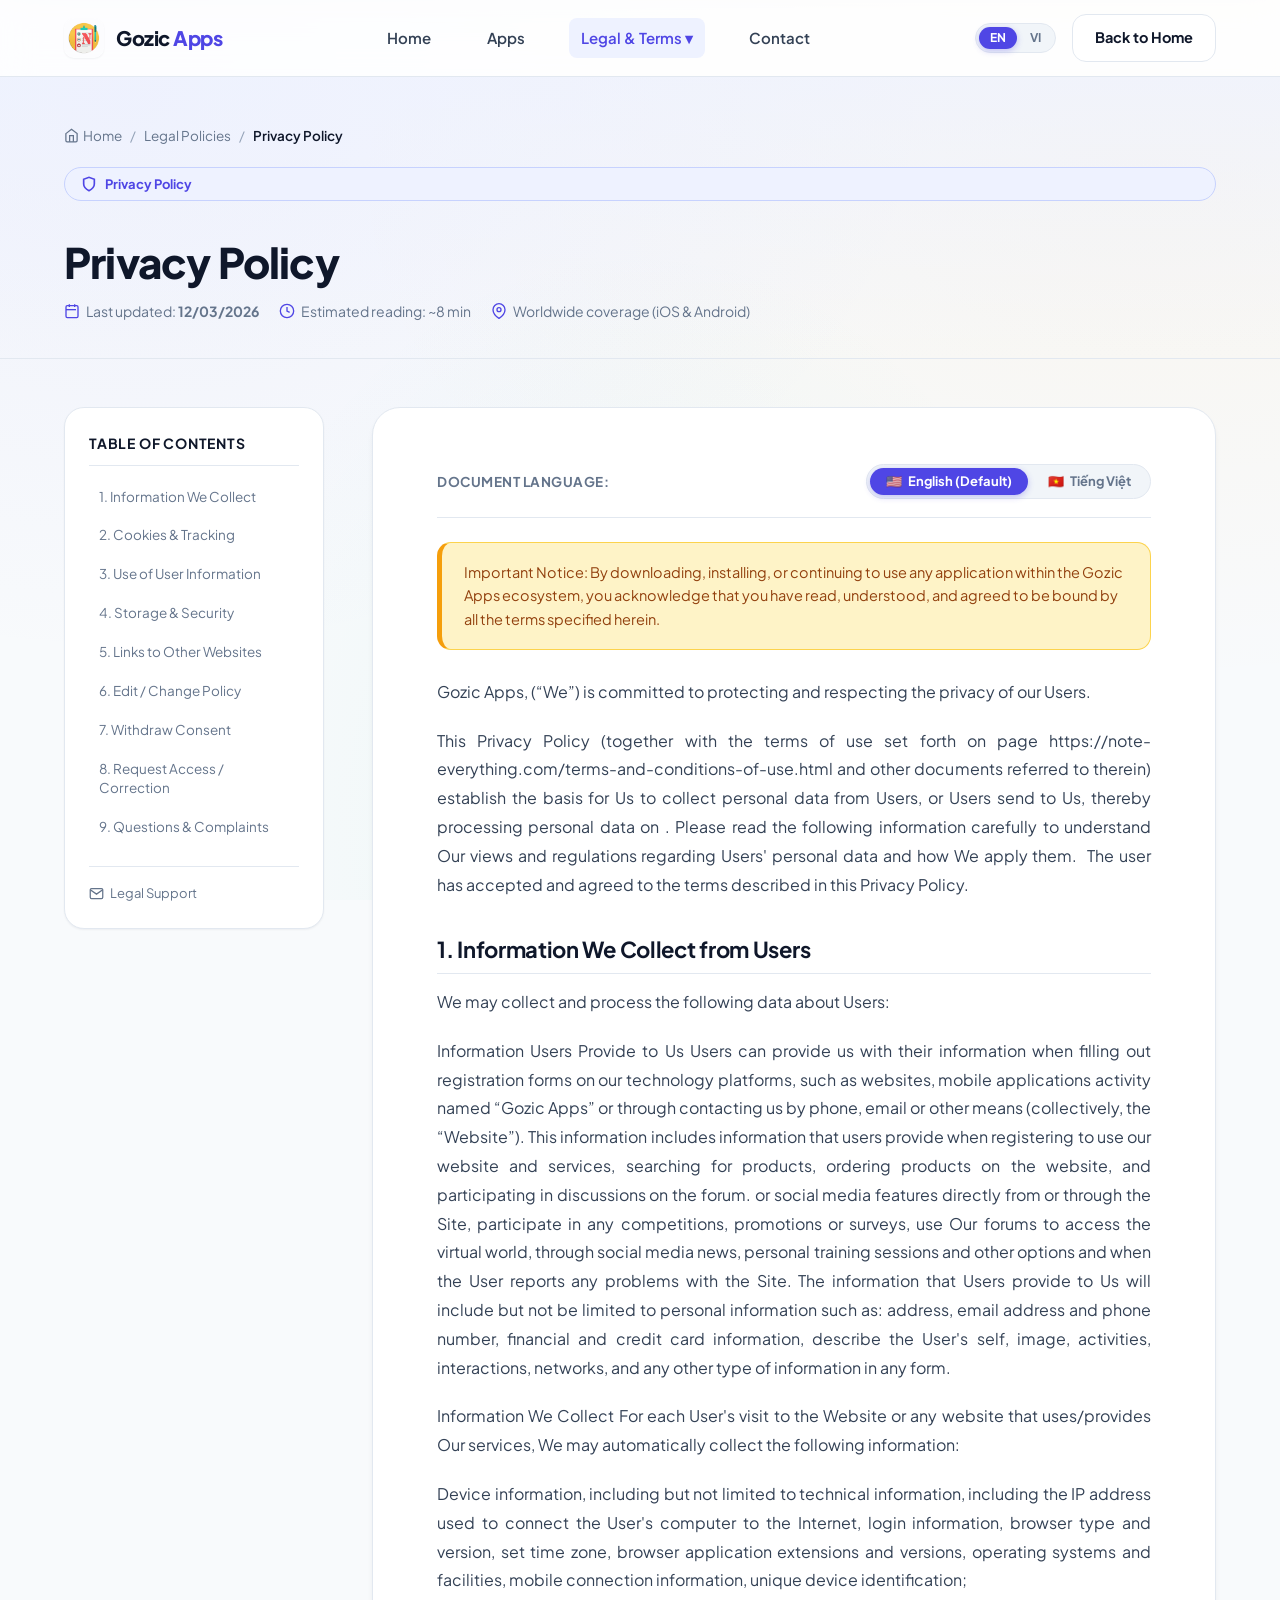
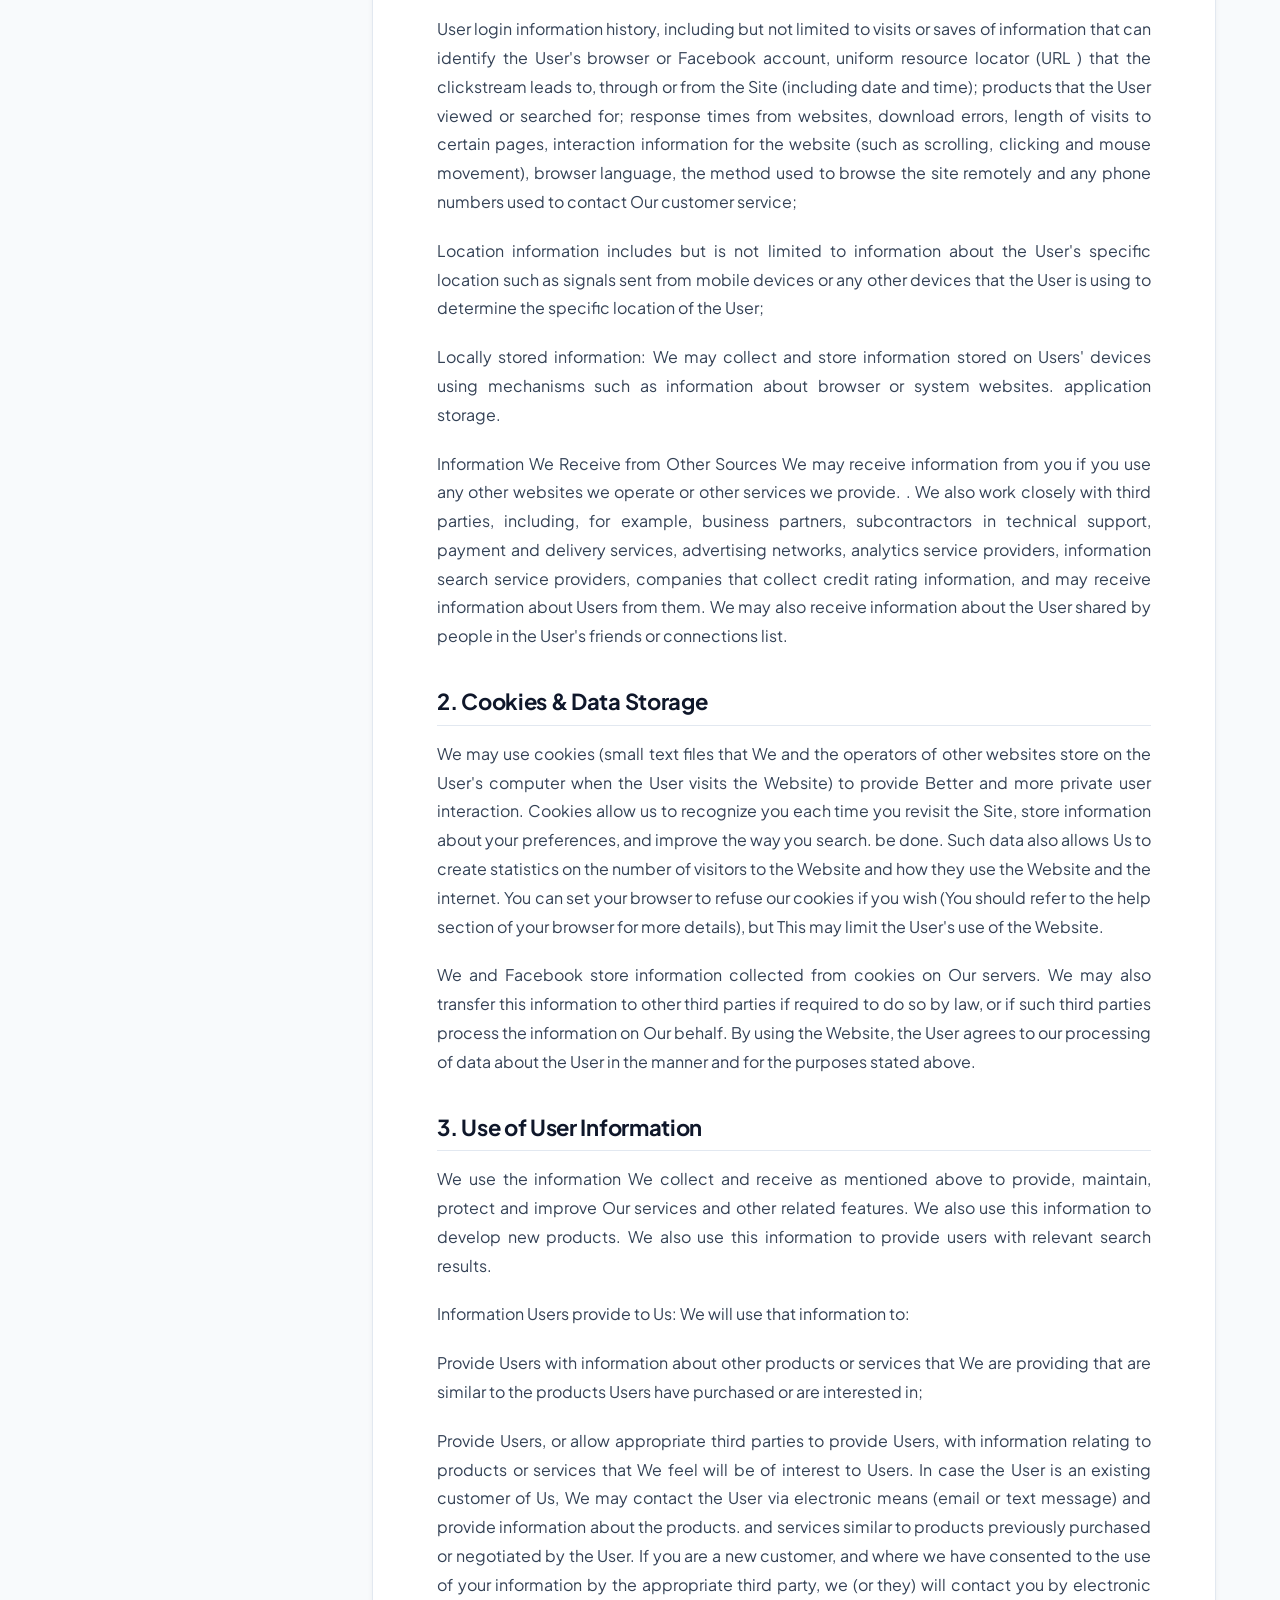
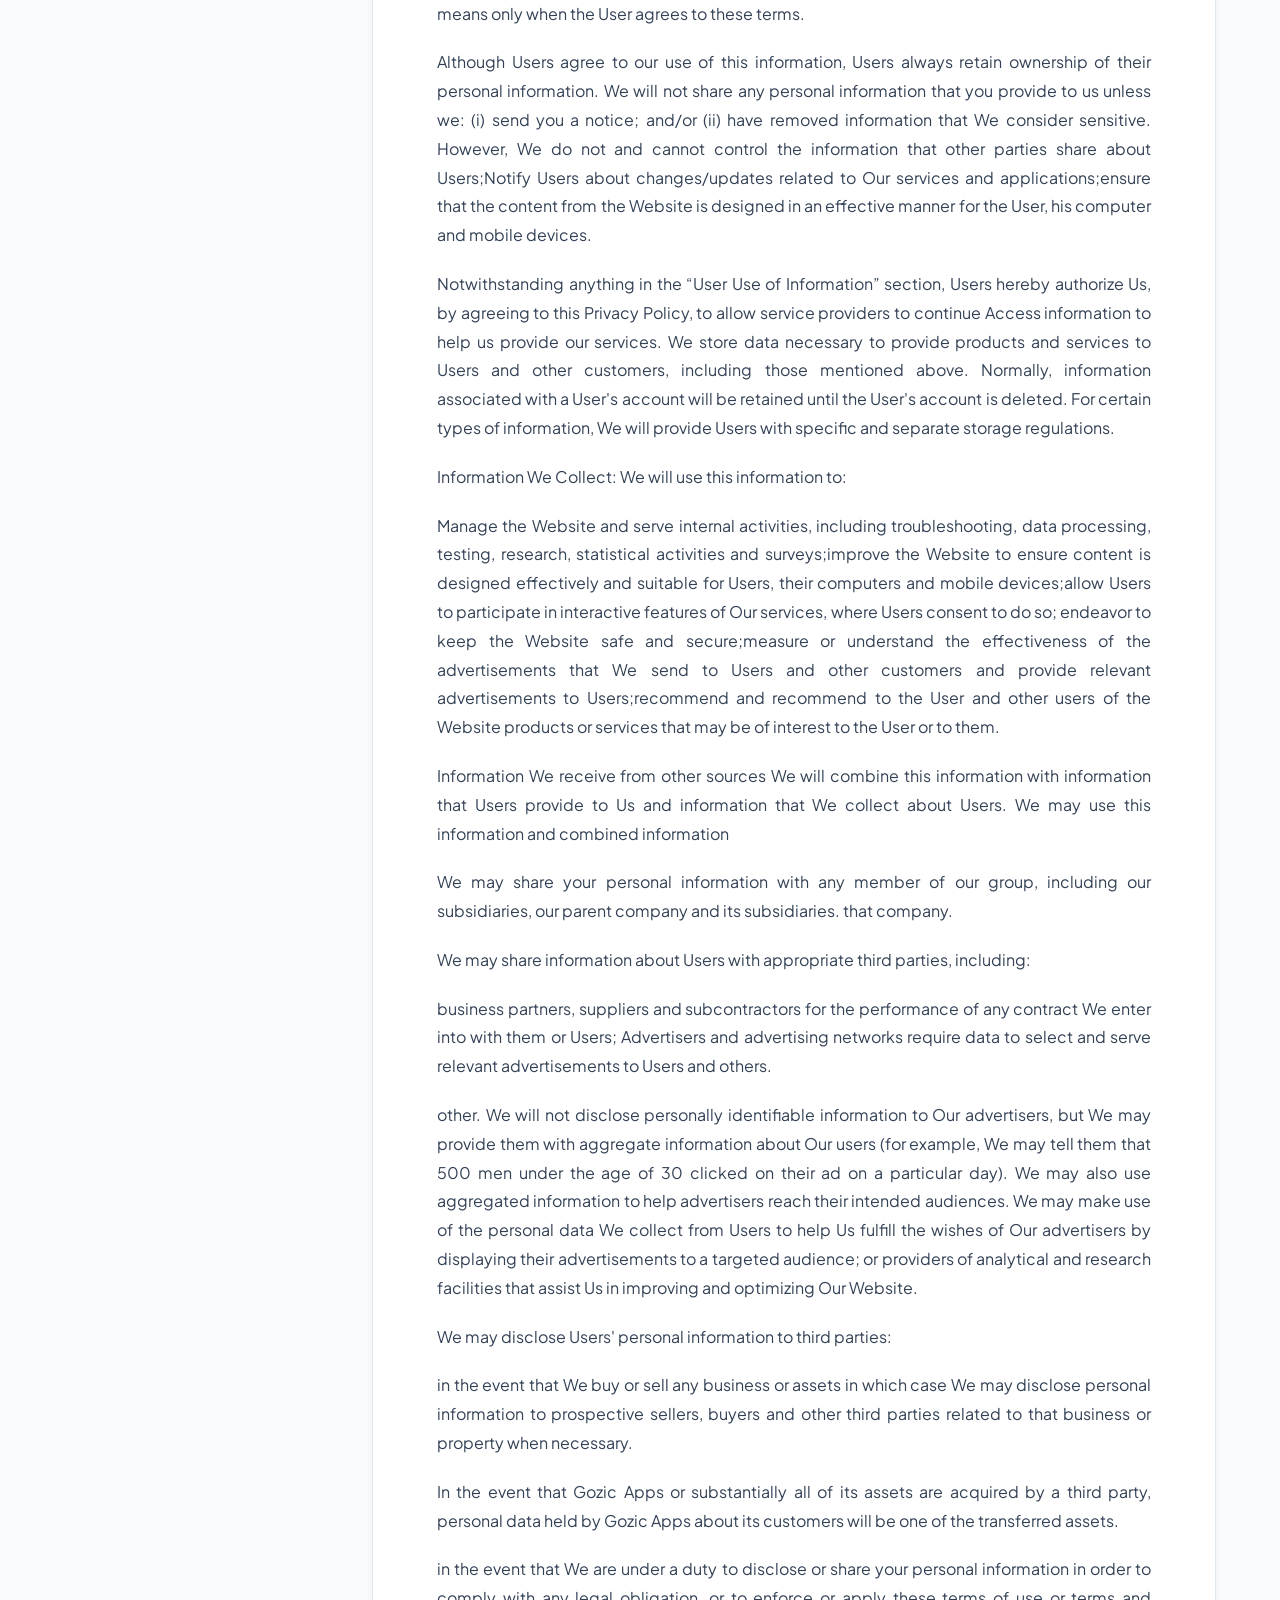
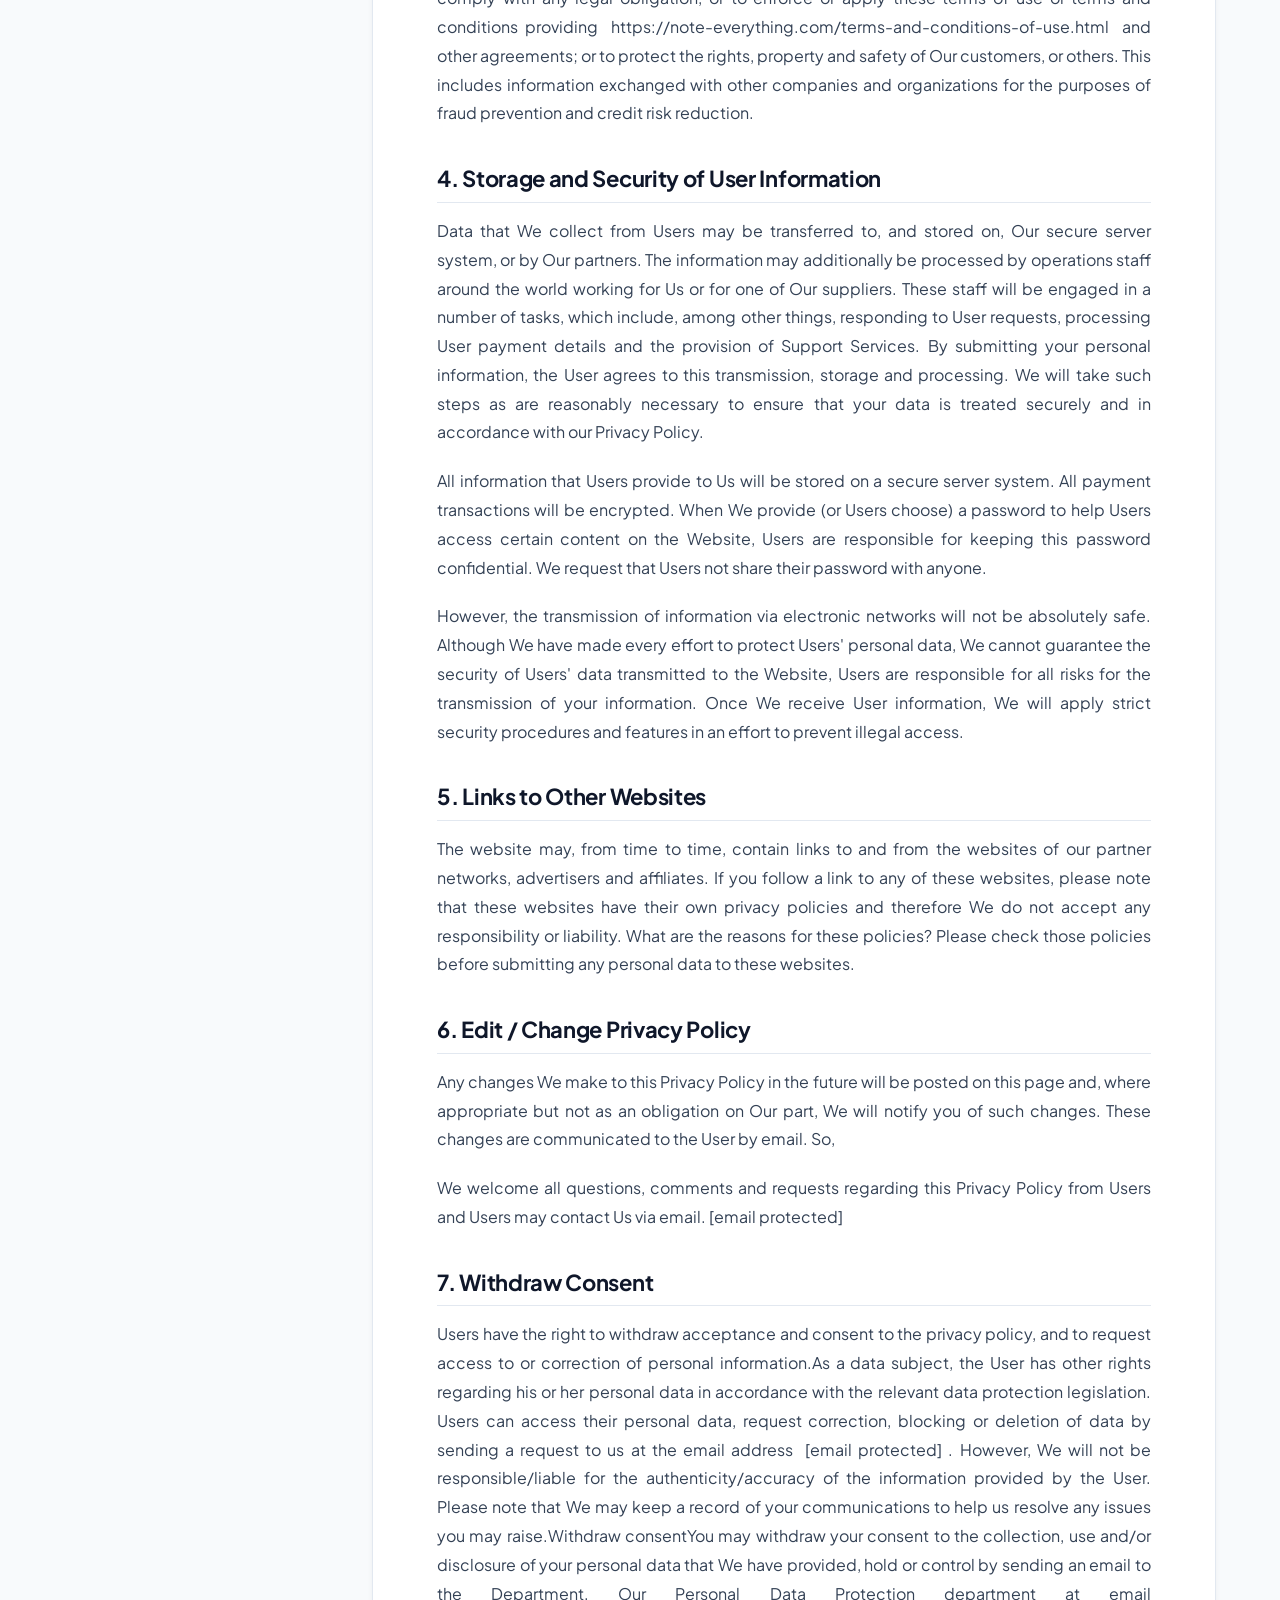
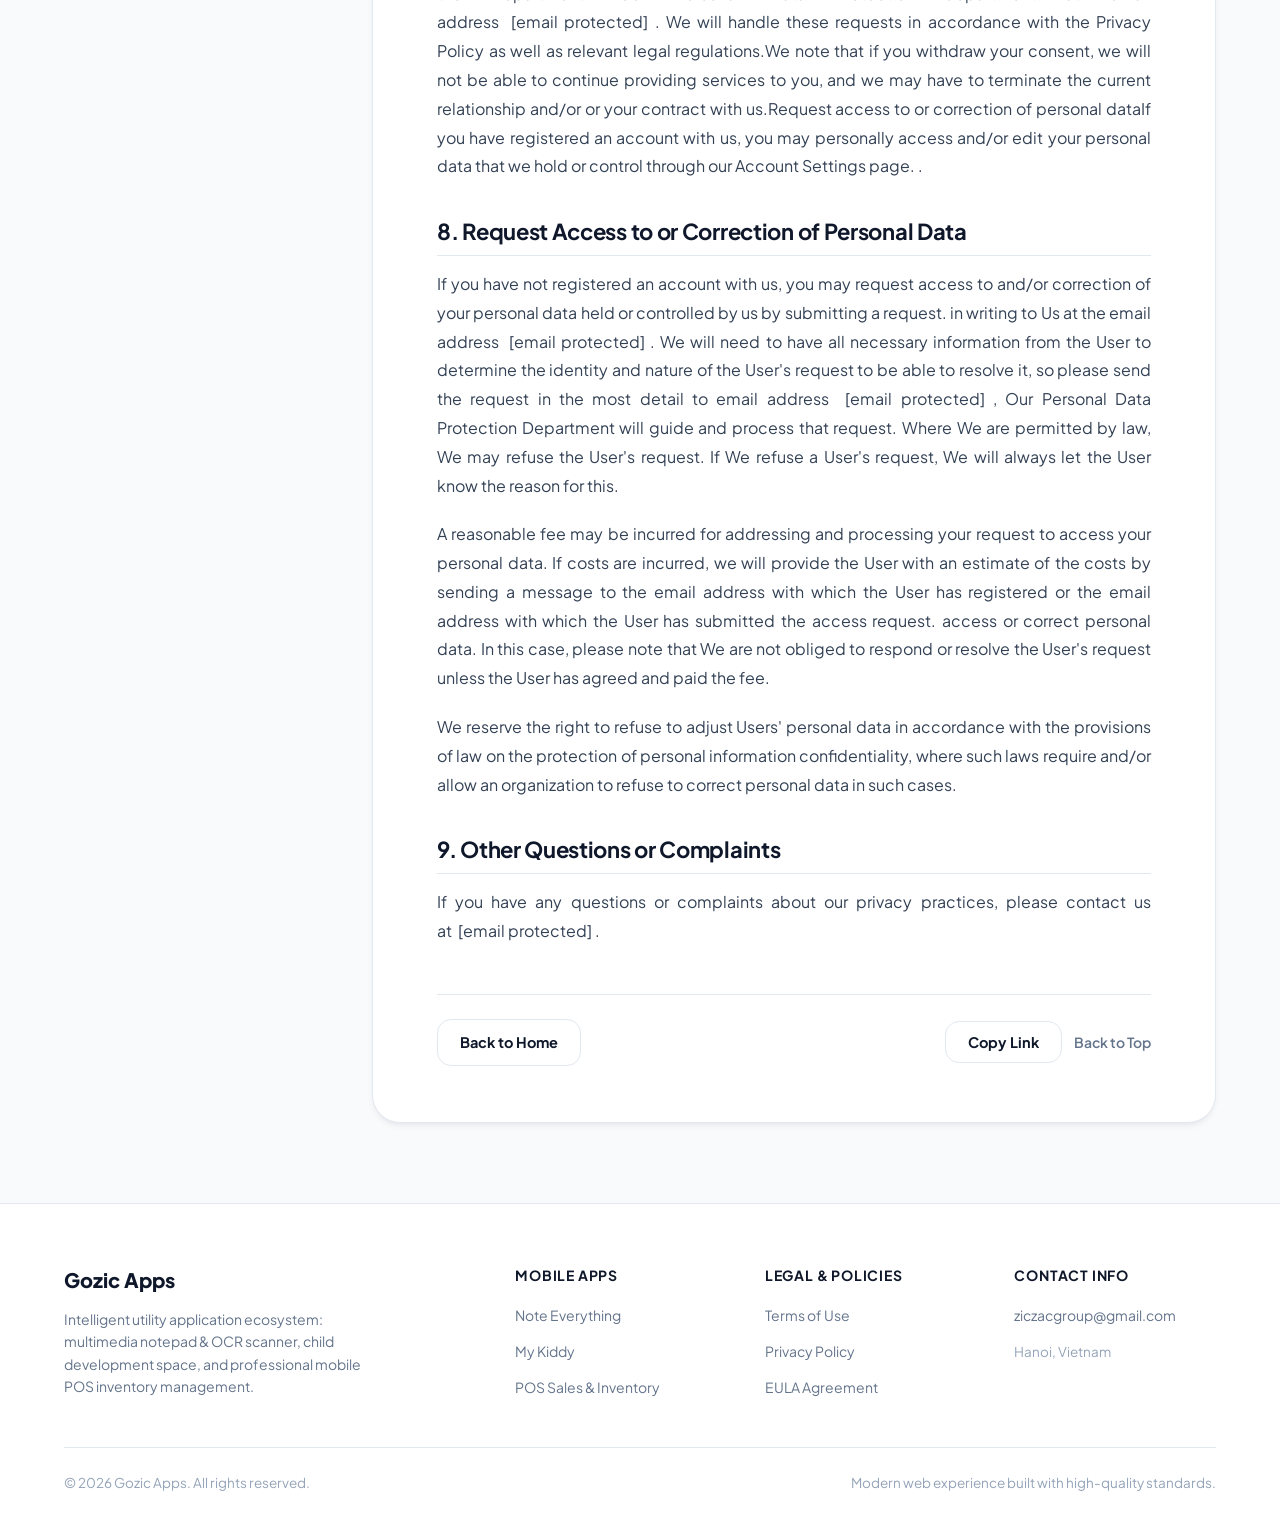
<file: pages/privacy-policy.html>
<!DOCTYPE html>
<html lang="en">
<head>
  <meta charset="UTF-8">
  <meta name="viewport" content="width=device-width, initial-scale=1.0">
  <title>Privacy Policy - Gozic Apps</title>
  <meta name="title-i18n" content="privacy_meta_title">
  <meta name="description" content="Learn how Gozic Apps protects your personal information and respects your data privacy rights across all applications.">
  
  <!-- Favicon -->
  <link rel="icon" type="image/png" href="../assets/photo/note-everything.png">
  
  <!-- Fonts -->
  <link rel="preconnect" href="https://fonts.googleapis.com">
  <link rel="preconnect" href="https://fonts.gstatic.com" crossorigin>
  <link href="https://fonts.googleapis.com/css2?family=Plus+Jakarta+Sans:wght@400;500;600;700;800&display=swap" rel="stylesheet">
  
  <!-- Stylesheets -->
  <link rel="stylesheet" href="../assets/css/style.css">
  <link rel="stylesheet" href="../assets/css/legal.css">
</head>
<body>

  <!-- Reading Progress Bar -->
  <div id="reading-progress"></div>

  <!-- Header -->
  <header class="site-header">
    <div class="container">
      <div class="nav-wrap">
        <a href="../index.html" class="brand-logo">
          <img src="../assets/photo/note-everything.png" alt="Gozic Apps Logo">
          <span>Gozic <span class="brand-accent">Apps</span></span>
        </a>

        <ul class="nav-links">
          <li><a href="../index.html" data-i18n="nav_home">Home</a></li>
          <li><a href="../index.html#apps" data-i18n="nav_apps">Apps</a></li>
          <li class="nav-dropdown">
            <a href="#" class="active" data-i18n="nav_legal">Legal & Terms ▾</a>
            <ul class="dropdown-menu">
              <li><a href="terms-and-conditions-of-use.html" data-i18n="nav_terms">Terms of Use</a></li>
              <li><a href="privacy-policy.html" data-i18n="nav_privacy">Privacy Policy</a></li>
              <li><a href="licensed-application-end-user-license-agreement.html" data-i18n="nav_eula">EULA Agreement</a></li>
            </ul>
          </li>
          <li><a href="../index.html#contact" data-i18n="nav_contact">Contact</a></li>
        </ul>

        <div class="nav-cta">
          <!-- Language Switcher Pill -->
          <div class="lang-switch" role="group" aria-label="Language Selector">
            <button type="button" class="lang-btn active" data-lang="en" aria-pressed="true">EN</button>
            <button type="button" class="lang-btn" data-lang="vi" aria-pressed="false">VI</button>
          </div>
          <a href="../index.html" class="btn btn-outline" data-i18n="back_to_home">
            <svg width="16" height="16" viewBox="0 0 24 24" fill="none" stroke="currentColor" stroke-width="2.2" stroke-linecap="round" stroke-linejoin="round"><line x1="19" y1="12" x2="5" y2="12"></line><polyline points="12 19 5 12 12 5"></polyline></svg>
            Back to Home
          </a>
        </div>

        <button class="mobile-toggle" aria-label="Toggle Menu">
          <span></span>
          <span></span>
          <span></span>
        </button>
      </div>
    </div>
  </header>

  <!-- Mobile Drawer -->
  <div class="mobile-nav-drawer">
    <div style="padding: 14px 20px; border-bottom: 1px solid var(--border-color); display: flex; align-items: center; justify-content: space-between;">
      <span style="font-size: 13px; font-weight: 700; color: var(--text-muted);" data-i18n="doc_lang_label">Language:</span>
      <div class="lang-switch" role="group" aria-label="Mobile Language Selector">
        <button type="button" class="lang-btn active" data-lang="en">EN</button>
        <button type="button" class="lang-btn" data-lang="vi">VI</button>
      </div>
    </div>
    <a href="../index.html" data-i18n="nav_home">Home</a>
    <a href="../index.html#apps" data-i18n="nav_apps">Apps</a>
    <a href="terms-and-conditions-of-use.html" data-i18n="nav_terms">Terms of Use</a>
    <a href="privacy-policy.html" data-i18n="nav_privacy">Privacy Policy</a>
    <a href="licensed-application-end-user-license-agreement.html" data-i18n="nav_eula">EULA Agreement</a>
    <a href="../index.html#contact" data-i18n="nav_contact">Contact</a>
  </div>

  <!-- Legal Hero Banner -->
  <section class="legal-hero">
    <div class="container">
      <!-- Breadcrumb -->
      <nav class="breadcrumb-nav">
        <a href="../index.html">
          <svg width="15" height="15" viewBox="0 0 24 24" fill="none" stroke="currentColor" stroke-width="2"><path d="M3 9l9-7 9 7v11a2 2 0 0 1-2 2H5a2 2 0 0 1-2-2z"></path><polyline points="9 22 9 12 15 12 15 22"></polyline></svg>
          <span data-i18n="breadcrumb_home">Home</span>
        </a>
        <span class="breadcrumb-separator">/</span>
        <span data-i18n="breadcrumb_legal">Legal Policies</span>
        <span class="breadcrumb-separator">/</span>
        <span style="color: var(--text-main); font-weight: 600;" data-i18n="nav_privacy">Privacy Policy</span>
      </nav>

      <div class="legal-title-wrap">
        <span class="badge-pill">
          <svg width="14" height="14" viewBox="0 0 24 24" fill="none" stroke="currentColor" stroke-width="2.5"><path d="M12 22s8-4 8-10V5l-8-3-8 3v7c0 6 8 10 8 10z"></path></svg>
          <span data-i18n="nav_privacy">Privacy Policy</span>
        </span>
        <h1 class="legal-main-title" data-i18n="privacy_title">Privacy Policy</h1>
        <div class="legal-meta-bar">
          <div class="legal-meta-item">
            <svg viewBox="0 0 24 24" fill="none" stroke="currentColor" stroke-width="2"><rect x="3" y="4" width="18" height="18" rx="2" ry="2"></rect><line x1="16" y1="2" x2="16" y2="6"></line><line x1="8" y1="2" x2="8" y2="6"></line><line x1="3" y1="10" x2="18" y2="10"></line></svg>
            <span><span data-i18n="legal_meta_updated">Last updated:</span> <strong>12/03/2026</strong></span>
          </div>
          <div class="legal-meta-item">
            <svg viewBox="0 0 24 24" fill="none" stroke="currentColor" stroke-width="2"><circle cx="12" cy="12" r="10"></circle><polyline points="12 6 12 12 16 14"></polyline></svg>
            <span data-i18n="legal_meta_reading">Estimated reading: ~8 min</span>
          </div>
          <div class="legal-meta-item">
            <svg viewBox="0 0 24 24" fill="none" stroke="currentColor" stroke-width="2"><path d="M21 10c0 7-9 13-9 13s-9-6-9-13a9 9 0 0 1 18 0z"></path><circle cx="12" cy="10" r="3"></circle></svg>
            <span data-i18n="legal_meta_coverage">Worldwide coverage (iOS & Android)</span>
          </div>
        </div>
      </div>
    </div>
  </section>

  <!-- Legal Main Body -->
  <main class="legal-layout">
    <div class="container">
      <div class="legal-container">
        <!-- Sidebar Navigation (TOC) -->
        <aside class="legal-sidebar">
          <h4 data-i18n="toc_title">Table of Contents</h4>
          
          <!-- English TOC -->
          <ul id="toc-en" class="toc-list">
            <li><a href="#en-collect">1. Information We Collect</a></li>
            <li><a href="#en-cookies">2. Cookies & Tracking</a></li>
            <li><a href="#en-use">3. Use of User Information</a></li>
            <li><a href="#en-store">4. Storage & Security</a></li>
            <li><a href="#en-links">5. Links to Other Websites</a></li>
            <li><a href="#en-changes">6. Edit / Change Policy</a></li>
            <li><a href="#en-withdraw">7. Withdraw Consent</a></li>
            <li><a href="#en-access">8. Request Access / Correction</a></li>
            <li><a href="#en-contact">9. Questions & Complaints</a></li>
          </ul>

          <!-- Vietnamese TOC -->
          <ul id="toc-vi" class="toc-list" style="display: none;">
            <li><a href="#vi-collect">1. Thông tin thu thập</a></li>
            <li><a href="#vi-cookies">2. Cookies & Trình duyệt</a></li>
            <li><a href="#vi-use">3. Sử dụng thông tin</a></li>
            <li><a href="#vi-store">4. Lưu trữ & Bảo mật</a></li>
            <li><a href="#vi-links">5. Liên kết website khác</a></li>
            <li><a href="#vi-changes">6. Sửa đổi chính sách</a></li>
            <li><a href="#vi-withdraw">7. Rút lại sự đồng ý</a></li>
            <li><a href="#vi-access">8. Truy cập & Chỉnh sửa</a></li>
            <li><a href="#vi-contact">9. Câu hỏi & Khiếu nại</a></li>
          </ul>

          <div style="margin-top: 24px; padding-top: 16px; border-top: 1px solid var(--border-color);">
            <a href="mailto:ziczacgroup@gmail.com" style="font-size: 13px; color: var(--text-muted); display: flex; align-items: center; gap: 6px;">
              <svg width="15" height="15" viewBox="0 0 24 24" fill="none" stroke="currentColor" stroke-width="2"><path d="M4 4h16c1.1 0 2 .9 2 2v12c0 1.1-.9 2-2 2H4c-1.1 0-2-.9-2-2V6c0-1.1.9-2 2-2z"></path><polyline points="22,6 12,13 2,6"></polyline></svg>
              <span data-i18n="legal_support">Legal Support</span>
            </a>
          </div>
        </aside>

        <!-- Document Card -->
        <article class="legal-card">
          <!-- Document Internal Language Switcher -->
          <div class="doc-lang-bar">
            <span class="doc-lang-label" data-i18n="doc_lang_label">Document Language:</span>
            <div class="doc-lang-tabs">
              <button type="button" class="doc-tab-btn active" data-doc-lang="en">
                <span>🇺🇸</span> English (Default)
              </button>
              <button type="button" class="doc-tab-btn" data-doc-lang="vi">
                <span>🇻🇳</span> Tiếng Việt
              </button>
            </div>
          </div>

          <div class="legal-notice-box" data-i18n="legal_notice">
            <strong>Important Notice:</strong> By downloading, installing, or continuing to use any application within the Gozic Apps ecosystem, you acknowledge that you have read, understood, and agreed to be bound by all the terms specified herein.
          </div>

          <div class="legal-content">
            <!-- English Version (Default) -->
            <div id="doc-en" class="doc-lang-pane">
<p>Gozic Apps, (“We”) is committed to protecting and respecting the privacy of our Users.</p>
<p>This Privacy Policy (together with the terms of use set forth on page https://note-everything.com/terms-and-conditions-of-use.html and other documents referred to therein) establish the basis for Us to collect personal data from Users, or Users send to Us, thereby processing personal data on . Please read the following information carefully to understand Our views and regulations regarding Users' personal data and how We apply them.  The user has accepted and agreed to the terms described in this Privacy Policy.</p>
<h2 id="en-collect">1. Information We Collect from Users</h2>
<p>We may collect and process the following data about Users:</p>
<p>Information Users Provide to Us Users can provide us with their information when filling out registration forms on our technology platforms, such as websites, mobile applications activity named “Gozic Apps” or through contacting us by phone, email or other means (collectively, the “Website”). This information includes information that users provide when registering to use our website and services, searching for products, ordering products on the website, and participating in discussions on the forum. or social media features directly from or through the Site, participate in any competitions, promotions or surveys, use Our forums to access the virtual world, through social media news, personal training sessions and other options and when the User reports any problems with the Site. The information that Users provide to Us will include but not be limited to personal information such as: address, email address and phone number, financial and credit card information, describe the User's self, image, activities, interactions, networks, and any other type of information in any form.</p>
<p>Information We Collect For each User's visit to the Website or any website that uses/provides Our services, We may automatically collect the following information:</p>
<p>Device information, including but not limited to technical information, including the IP address used to connect the User's computer to the Internet, login information, browser type and version, set time zone, browser application extensions and versions, operating systems and facilities, mobile connection information, unique device identification;</p>
<p>User login information history, including but not limited to visits or saves of information that can identify the User's browser or Facebook account, uniform resource locator (URL ) that the clickstream leads to, through or from the Site (including date and time); products that the User viewed or searched for; response times from websites, download errors, length of visits to certain pages, interaction information for the website (such as scrolling, clicking and mouse movement), browser language, the method used to browse the site remotely and any phone numbers used to contact Our customer service;</p>
<p>Location information includes but is not limited to information about the User's specific location such as signals sent from mobile devices or any other devices that the User is using to determine the specific location of the User;</p>
<p>Locally stored information: We may collect and store information stored on Users' devices using mechanisms such as information about browser or system websites. application storage.</p>
<p>Information We Receive from Other Sources We may receive information from you if you use any other websites we operate or other services we provide. . We also work closely with third parties, including, for example, business partners, subcontractors in technical support, payment and delivery services, advertising networks, analytics service providers, information search service providers, companies that collect credit rating information, and may receive information about Users from them. We may also receive information about the User shared by people in the User's friends or connections list.</p>
<h2 id="en-cookies">2. Cookies &amp; Data Storage</h2>
<p>We may use cookies (small text files that We and the operators of other websites store on the User's computer when the User visits the Website) to provide Better and more private user interaction. Cookies allow us to recognize you each time you revisit the Site, store information about your preferences, and improve the way you search. be done. Such data also allows Us to create statistics on the number of visitors to the Website and how they use the Website and the internet. You can set your browser to refuse our cookies if you wish (You should refer to the help section of your browser for more details), but This may limit the User's use of the Website.</p>
<p>We and Facebook store information collected from cookies on Our servers. We may also transfer this information to other third parties if required to do so by law, or if such third parties process the information on Our behalf. By using the Website, the User agrees to our processing of data about the User in the manner and for the purposes stated above.</p>
<h2 id="en-use">3. Use of User Information</h2>
<p>We use the information We collect and receive as mentioned above to provide, maintain, protect and improve Our services and other related features. We also use this information to develop new products. We also use this information to provide users with relevant search results.</p>
<p>Information Users provide to Us: We will use that information to:</p>
<p>Provide Users with information about other products or services that We are providing that are similar to the products Users have purchased or are interested in;</p>
<p>Provide Users, or allow appropriate third parties to provide Users, with information relating to products or services that We feel will be of interest to Users. In case the User is an existing customer of Us, We may contact the User via electronic means (email or text message) and provide information about the products. and services similar to products previously purchased or negotiated by the User. If you are a new customer, and where we have consented to the use of your information by the appropriate third party, we (or they) will contact you by electronic means only when the User agrees to these terms.</p>
<p>Although Users agree to our use of this information, Users always retain ownership of their personal information. We will not share any personal information that you provide to us unless we: (i) send you a notice; and/or (ii) have removed information that We consider sensitive. However, We do not and cannot control the information that other parties share about Users;Notify Users about changes/updates related to Our services and applications;ensure that the content from the Website is designed in an effective manner for the User, his computer and mobile devices.</p>
<p>Notwithstanding anything in the “User Use of Information” section, Users hereby authorize Us, by agreeing to this Privacy Policy, to allow service providers to continue Access information to help us provide our services. We store data necessary to provide products and services to Users and other customers, including those mentioned above. Normally, information associated with a User's account will be retained until the User's account is deleted. For certain types of information, We will provide Users with specific and separate storage regulations.</p>
<p>Information We Collect: We will use this information to:</p>
<p>Manage the Website and serve internal activities, including troubleshooting, data processing, testing, research, statistical activities and surveys;improve the Website to ensure content is designed effectively and suitable for Users, their computers and mobile devices;allow Users to participate in interactive features of Our services, where Users consent to do so; endeavor to keep the Website safe and secure;measure or understand the effectiveness of the advertisements that We send to Users and other customers and provide relevant advertisements to Users;recommend and recommend to the User and other users of the Website products or services that may be of interest to the User or to them.</p>
<p>Information We receive from other sources We will combine this information with information that Users provide to Us and information that We collect about Users. We may use this information and combined information</p>
<p>We may share your personal information with any member of our group, including our subsidiaries, our parent company and its subsidiaries. that company.</p>
<p>We may share information about Users with appropriate third parties, including:</p>
<p>business partners, suppliers and subcontractors for the performance of any contract We enter into with them or Users; Advertisers and advertising networks require data to select and serve relevant advertisements to Users and others.</p>
<p>other. We will not disclose personally identifiable information to Our advertisers, but We may provide them with aggregate information about Our users (for example, We may tell them that 500 men under the age of 30 clicked on their ad on a particular day). We may also use aggregated information to help advertisers reach their intended audiences. We may make use of the personal data We collect from Users to help Us fulfill the wishes of Our advertisers by displaying their advertisements to a targeted audience; or providers of analytical and research facilities that assist Us in improving and optimizing Our Website.</p>
<p>We may disclose Users' personal information to third parties:</p>
<p>in the event that We buy or sell any business or assets in which case We may disclose personal information to prospective sellers, buyers and other third parties related to that business or property when necessary.</p>
<p>In the event that Gozic Apps or substantially all of its assets are acquired by a third party, personal data held by Gozic Apps about its customers will be one of the transferred assets.</p>
<p>in the event that We are under a duty to disclose or share your personal information in order to comply with any legal obligation, or to enforce or apply these terms of use or terms and conditions providing  https://note-everything.com/terms-and-conditions-of-use.html  and other agreements; or to protect the rights, property and safety of Our customers, or others. This includes information exchanged with other companies and organizations for the purposes of fraud prevention and credit risk reduction.</p>
<h2 id="en-store">4. Storage and Security of User Information</h2>
<p>Data that We collect from Users may be transferred to, and stored on, Our secure server system, or by Our partners. The information may additionally be processed by operations staff around the world working for Us or for one of Our suppliers. These staff will be engaged in a number of tasks, which include, among other things, responding to User requests, processing User payment details and the provision of Support Services. By submitting your personal information, the User agrees to this transmission, storage and processing. We will take such steps as are reasonably necessary to ensure that your data is treated securely and in accordance with our Privacy Policy.</p>
<p>All information that Users provide to Us will be stored on a secure server system. All payment transactions will be encrypted. When We provide (or Users choose) a password to help Users access certain content on the Website, Users are responsible for keeping this password confidential. We request that Users not share their password with anyone.</p>
<p>However, the transmission of information via electronic networks will not be absolutely safe. Although We have made every effort to protect Users' personal data, We cannot guarantee the security of Users' data transmitted to the Website, Users are responsible for all risks for the transmission of your information. Once We receive User information, We will apply strict security procedures and features in an effort to prevent illegal access.</p>
<h2 id="en-links">5. Links to Other Websites</h2>
<p>The website may, from time to time, contain links to and from the websites of our partner networks, advertisers and affiliates. If you follow a link to any of these websites, please note that these websites have their own privacy policies and therefore We do not accept any responsibility or liability. What are the reasons for these policies? Please check those policies before submitting any personal data to these websites.</p>
<h2 id="en-changes">6. Edit / Change Privacy Policy</h2>
<p>Any changes We make to this Privacy Policy in the future will be posted on this page and, where appropriate but not as an obligation on Our part, We will notify you of such changes. These changes are communicated to the User by email. So,</p>
<p>We welcome all questions, comments and requests regarding this Privacy Policy from Users and Users may contact Us via email. [email protected]</p>
<h2 id="en-withdraw">7. Withdraw Consent</h2>
<p>Users have the right to withdraw acceptance and consent to the privacy policy, and to request access to or correction of personal information.As a data subject, the User has other rights regarding his or her personal data in accordance with the relevant data protection legislation. Users can access their personal data, request correction, blocking or deletion of data by sending a request to us at the email address  [email protected] . However, We will not be responsible/liable for the authenticity/accuracy of the information provided by the User. Please note that We may keep a record of your communications to help us resolve any issues you may raise.Withdraw consentYou may withdraw your consent to the collection, use and/or disclosure of your personal data that We have provided, hold or control by sending an email to the Department. Our Personal Data Protection department at email address  [email protected] . We will handle these requests in accordance with the Privacy Policy as well as relevant legal regulations.We note that if you withdraw your consent, we will not be able to continue providing services to you, and we may have to terminate the current relationship and/or or your contract with us.Request access to or correction of personal dataIf you have registered an account with us, you may personally access and/or edit your personal data that we hold or control through our Account Settings page. .</p>
<h2 id="en-access">8. Request Access to or Correction of Personal Data</h2>
<p>If you have not registered an account with us, you may request access to and/or correction of your personal data held or controlled by us by submitting a request. in writing to Us at the email address  [email protected] . We will need to have all necessary information from the User to determine the identity and nature of the User's request to be able to resolve it, so please send the request in the most detail to email address  [email protected] , Our Personal Data Protection Department will guide and process that request. Where We are permitted by law, We may refuse the User's request. If We refuse a User's request, We will always let the User know the reason for this.</p>
<p>A reasonable fee may be incurred for addressing and processing your request to access your personal data. If costs are incurred, we will provide the User with an estimate of the costs by sending a message to the email address with which the User has registered or the email address with which the User has submitted the access request. access or correct personal data. In this case, please note that We are not obliged to respond or resolve the User's request unless the User has agreed and paid the fee.</p>
<p>We reserve the right to refuse to adjust Users' personal data in accordance with the provisions of law on the protection of personal information confidentiality, where such laws require and/or allow an organization to refuse to correct personal data in such cases.</p>
<h2 id="en-contact">9. Other Questions or Complaints</h2>
<p>If you have any questions or complaints about our privacy practices, please contact us at  [email protected] .</p>
            </div>

            <!-- Vietnamese Version -->
            <div id="doc-vi" class="doc-lang-pane" style="display: none;">
<p>Gozic Apps (“Chúng tôi”) cam kết bảo vệ và tôn trọng quyền riêng tư của Người dùng.</p>
<p>Chính sách Bảo mật này (cùng với các điều khoản sử dụng được quy định tại trang https://note-everything.com/terms-and-conditions-of-use.html và các tài liệu khác được dẫn chiếu trong đó) thiết lập cơ sở để Chúng tôi thu thập dữ liệu cá nhân từ Người dùng, hoặc Người dùng gửi cho Chúng tôi, từ đó xử lý dữ liệu cá nhân. Vui lòng đọc kỹ các thông tin sau đây để hiểu quan điểm và quy định của Chúng tôi liên quan đến dữ liệu cá nhân của Người dùng và cách Chúng tôi áp dụng chúng. Người dùng đã chấp nhận và đồng ý với các điều khoản được mô tả trong Chính sách Bảo mật này.</p>
<h2 id="vi-collect">1. Thông tin chúng tôi thu thập từ người dùng</h2>
<p>Chúng tôi có thể thu thập và xử lý các dữ liệu sau về Người dùng:</p>
<p>Thông tin Người dùng cung cấp cho Chúng tôi:
Người dùng có thể cung cấp thông tin cho chúng tôi khi điền vào các mẫu đăng ký trên các nền tảng công nghệ của chúng tôi, chẳng hạn như trang web, ứng dụng di động có tên là “Gozic Apps” hoặc thông qua việc liên hệ với chúng tôi qua điện thoại, email hoặc các phương thức khác (gọi chung là “Trang web”). Thông tin này bao gồm thông tin người dùng cung cấp khi đăng ký sử dụng trang web và dịch vụ của chúng tôi, tìm kiếm sản phẩm, đặt hàng trên trang web và tham gia thảo luận trên diễn đàn hoặc các tính năng mạng xã hội trực tiếp từ hoặc thông qua Trang web, tham gia bất kỳ cuộc thi, chương trình khuyến mãi hoặc khảo sát nào, sử dụng diễn đàn của Chúng tôi để truy cập thế giới ảo, thông qua tin tức mạng xã hội, các buổi đào tạo cá nhân và các tùy chọn khác và khi Người dùng báo cáo bất kỳ vấn đề nào với Trang web. Thông tin mà Người dùng cung cấp cho Chúng tôi sẽ bao gồm nhưng không giới hạn ở các thông tin cá nhân như: địa chỉ, địa chỉ email và số điện thoại, thông tin tài chính và thẻ tín dụng, mô tả về bản thân Người dùng, hình ảnh, hoạt động, tương tác, mạng lưới và bất kỳ loại thông tin nào khác dưới mọi hình thức.</p>
<p>Thông tin Chúng tôi Thu thập:
Đối với mỗi lần Người dùng truy cập Trang web hoặc bất kỳ trang web nào sử dụng/cung cấp dịch vụ của Chúng tôi, Chúng tôi có thể tự động thu thập các thông tin sau:</p>
<p>Thông tin thiết bị: bao gồm nhưng không giới hạn ở thông tin kỹ thuật, bao gồm địa chỉ IP được sử dụng để kết nối máy tính của Người dùng với Internet, thông tin đăng nhập, loại và phiên bản trình duyệt, cài đặt múi giờ, các phần mở rộng và phiên bản trình duyệt, hệ điều hành và nền tảng, thông tin kết nối di động, mã định danh thiết bị duy nhất;Lịch sử thông tin đăng nhập của Người dùng: bao gồm nhưng không giới hạn ở các lượt truy cập hoặc lưu trữ thông tin có thể nhận dạng trình duyệt hoặc tài khoản Facebook của Người dùng, trình định vị tài nguyên thống nhất (URL) mà chuỗi nhấp chuột (clickstream) dẫn đến, thông qua hoặc từ Trang web (bao gồm ngày và giờ); các sản phẩm mà Người dùng đã xem hoặc tìm kiếm; thời gian phản hồi từ các trang web, lỗi tải xuống, thời lượng truy cập vào các trang nhất định, thông tin tương tác với trang web (như cuộn, nhấp chuột và di chuyển chuột), ngôn ngữ trình duyệt, phương thức được sử dụng để duyệt trang từ xa và bất kỳ số điện thoại nào được sử dụng để liên hệ với bộ phận dịch vụ khách hàng của Chúng tôi;Thông tin vị trí: bao gồm nhưng không giới hạn ở thông tin về vị trí cụ thể của Người dùng như tín hiệu gửi từ thiết bị di động hoặc bất kỳ thiết bị nào khác mà Người dùng đang sử dụng để xác định vị trí cụ thể của Người dùng;Thông tin lưu trữ cục bộ: Chúng tôi có thể thu thập và lưu trữ thông tin trên thiết bị của Người dùng bằng các cơ chế như thông tin về trình duyệt hoặc bộ nhớ lưu trữ ứng dụng của hệ thống trang web.</p>
<p>Thông tin Chúng tôi Nhận được từ các Nguồn khác:
Chúng tôi có thể nhận được thông tin về bạn nếu bạn sử dụng bất kỳ trang web nào khác mà chúng tôi vận hành hoặc các dịch vụ khác mà chúng tôi cung cấp. Chúng tôi cũng hợp tác chặt chẽ với các bên thứ ba, ví dụ như các đối tác kinh doanh, nhà thầu phụ trong các dịch vụ hỗ trợ kỹ thuật, thanh toán và giao hàng, mạng lưới quảng cáo, nhà cung cấp dịch vụ phân tích, nhà cung cấp dịch vụ tìm kiếm thông tin, các công ty thu thập thông tin xếp hạng tín dụng và có thể nhận được thông tin về Người dùng từ họ. Chúng tôi cũng có thể nhận được thông tin về Người dùng được chia sẻ bởi những người trong danh sách bạn bè hoặc kết nối của Người dùng.</p>
<h2 id="vi-cookies">2. Cookies và Dữ liệu Trình duyệt</h2>
<p>Chúng tôi có thể sử dụng cookie (các tệp văn bản nhỏ mà Chúng tôi và các nhà điều hành trang web khác lưu trữ trên máy tính của Người dùng khi Người dùng truy cập Trang web) để cung cấp sự tương tác người dùng tốt hơn và riêng tư hơn. Cookie cho phép chúng tôi nhận ra bạn mỗi khi bạn truy cập lại Trang web, lưu trữ thông tin về sở thích của bạn và cải thiện cách thức tìm kiếm. Những dữ liệu đó cũng cho phép Chúng tôi lập thống kê về số lượng khách truy cập Trang web và cách họ sử dụng Trang web cũng như internet. Bạn có thể thiết lập trình duyệt của mình để từ chối cookie của chúng tôi nếu muốn (Bạn nên tham khảo phần trợ giúp của trình duyệt để biết thêm chi tiết), nhưng điều này có thể hạn chế việc sử dụng Trang web của Người dùng.</p>
<p>Chúng tôi và Facebook lưu trữ thông tin thu thập được từ cookie trên máy chủ của Chúng tôi. Chúng tôi cũng có thể chuyển thông tin này cho các bên thứ ba khác nếu pháp luật yêu cầu, hoặc nếu các bên thứ ba đó xử lý thông tin thay mặt Chúng tôi. Bằng cách sử dụng Trang web, Người dùng đồng ý với việc Chúng tôi xử lý dữ liệu về Người dùng theo cách thức và cho các mục đích đã nêu trên.</p>
<h2 id="vi-use">3. Sử dụng thông tin người dùng</h2>
<p>Chúng tôi sử dụng thông tin Chúng tôi thu thập và nhận được như đã đề cập ở trên để cung cấp, duy trì, bảo vệ và cải thiện các dịch vụ của Chúng tôi và các tính năng liên quan khác. Chúng tôi cũng sử dụng thông tin này để phát triển các sản phẩm mới và cung cấp cho người dùng các kết quả tìm kiếm có liên quan.</p>
<p>Thông tin Người dùng cung cấp cho Chúng tôi sẽ được sử dụng để:</p>
<p>Cung cấp cho Người dùng thông tin về các sản phẩm hoặc dịch vụ khác mà Chúng tôi đang cung cấp tương tự như các sản phẩm Người dùng đã mua hoặc quan tâm;Cung cấp cho Người dùng, hoặc cho phép các bên thứ ba phù hợp cung cấp cho Người dùng, thông tin liên quan đến các sản phẩm hoặc dịch vụ mà Chúng tôi cảm thấy Người dùng sẽ quan tâm. Trong trường hợp Người dùng là khách hàng hiện tại của Chúng tôi, Chúng tôi có thể liên hệ với Người dùng qua các phương tiện điện tử (email hoặc tin nhắn văn bản) và cung cấp thông tin về các sản phẩm và dịch vụ tương tự như các sản phẩm mà Người dùng đã mua hoặc đàm phán trước đó. Nếu bạn là khách hàng mới, và trong trường hợp chúng tôi đã chấp thuận việc sử dụng thông tin của bạn bởi bên thứ ba phù hợp, chúng tôi (hoặc họ) sẽ chỉ liên hệ với bạn bằng phương tiện điện tử khi Người dùng đồng ý với các điều khoản này.Mặc dù Người dùng đồng ý với việc chúng tôi sử dụng thông tin này, Người dùng luôn giữ quyền sở hữu đối với thông tin cá nhân của mình. Chúng tôi sẽ không chia sẻ bất kỳ thông tin cá nhân nào mà bạn cung cấp cho chúng tôi trừ khi chúng tôi: (i) gửi thông báo cho bạn; và/hoặc (ii) đã loại bỏ thông tin mà Chúng tôi coi là nhạy cảm. Tuy nhiên, Chúng tôi không và không thể kiểm soát thông tin mà các bên khác chia sẻ về Người dùng;Thông báo cho Người dùng về các thay đổi/cập nhật liên quan đến các dịch vụ và ứng dụng của Chúng tôi;Đảm bảo rằng nội dung từ Trang web được thiết kế theo cách hiệu quả nhất cho Người dùng, máy tính và thiết bị di động của họ.</p>
<p>Bất kể điều gì trong phần “Sử dụng thông tin người dùng”, bằng cách đồng ý với Chính sách Bảo mật này, Người dùng cho phép Chúng tôi cho phép các nhà cung cấp dịch vụ tiếp tục truy cập thông tin để giúp chúng tôi cung cấp dịch vụ của mình. Chúng tôi lưu trữ dữ liệu cần thiết để cung cấp sản phẩm và dịch vụ cho Người dùng và các khách hàng khác, bao gồm cả những dữ liệu đã đề cập ở trên. Thông thường, thông tin liên kết với tài khoản của Người dùng sẽ được giữ lại cho đến khi tài khoản của Người dùng bị xóa. Đối với một số loại thông tin nhất định, Chúng tôi sẽ cung cấp cho Người dùng các quy định lưu trữ cụ thể và riêng biệt.</p>
<p>Thông tin Chúng tôi Thu thập sẽ được sử dụng để:</p>
<p>Quản lý Trang web và phục vụ các hoạt động nội bộ, bao gồm khắc phục sự cố, xử lý dữ liệu, thử nghiệm, nghiên cứu, các hoạt động thống kê và khảo sát;Cải thiện Trang web để đảm bảo nội dung được thiết kế hiệu quả và phù hợp với Người dùng, máy tính và thiết bị di động của họ;Cho phép Người dùng tham gia vào các tính năng tương tác của dịch vụ của Chúng tôi, khi Người dùng đồng ý thực hiện;Nỗ lực giữ cho Trang web được an toàn và bảo mật;Đo lường hoặc hiểu hiệu quả của các quảng cáo mà Chúng tôi gửi cho Người dùng và các khách hàng khác và cung cấp các quảng cáo có liên quan cho Người dùng;Đề xuất và kiến nghị cho Người dùng và các người dùng khác của Trang web về các sản phẩm hoặc dịch vụ có thể được Người dùng hoặc họ quan tâm.</p>
<p>Thông tin Chúng tôi nhận được từ các nguồn khác:
Chúng tôi sẽ kết hợp thông tin này với thông tin mà Người dùng cung cấp cho Chúng tôi và thông tin mà Chúng tôi thu thập về Người dùng. Chúng tôi có thể sử dụng thông tin này và thông tin kết hợp cho các mục đích nêu trên.</p>
<p>Chúng tôi có thể chia sẻ thông tin cá nhân của bạn với bất kỳ thành viên nào trong tập đoàn của chúng tôi, bao gồm các công ty con, công ty mẹ và các công ty con của công ty mẹ đó.</p>
<p>Chúng tôi có thể chia sẻ thông tin về Người dùng với các bên thứ ba phù hợp, bao gồm:</p>
<p>Các đối tác kinh doanh, nhà cung cấp và nhà thầu phụ để thực hiện bất kỳ hợp đồng nào mà Chúng tôi ký kết với họ hoặc với Người dùng;Các nhà quảng cáo và mạng lưới quảng cáo yêu cầu dữ liệu để lựa chọn và phục vụ các quảng cáo có liên quan cho Người dùng và những người khác. Chúng tôi sẽ không tiết lộ thông tin nhận dạng cá nhân cho các nhà quảng cáo của Chúng tôi, nhưng Chúng tôi có thể cung cấp cho họ thông tin tổng hợp về người dùng của Chúng tôi (ví dụ: Chúng tôi có thể cho họ biết rằng có 500 nam giới dưới 30 tuổi đã nhấp vào quảng cáo của họ vào một ngày cụ thể). Chúng tôi cũng có thể sử dụng thông tin tổng hợp để giúp các nhà quảng cáo tiếp cận đối tượng mục tiêu của họ. Chúng tôi có thể sử dụng dữ liệu cá nhân thu thập được từ Người dùng để giúp Chúng tôi thực hiện mong muốn của các nhà quảng cáo bằng cách hiển thị quảng cáo của họ cho đối tượng mục tiêu;Các nhà cung cấp phương tiện phân tích và nghiên cứu hỗ trợ Chúng tôi trong việc cải thiện và tối ưu hóa Trang web của mình.</p>
<p>Chúng tôi có thể tiết lộ thông tin cá nhân của Người dùng cho bên thứ ba:</p>
<p>Trong trường hợp Chúng tôi mua hoặc bán bất kỳ doanh nghiệp hoặc tài sản nào, khi đó Chúng tôi có thể tiết lộ dữ liệu cá nhân cho người bán, người mua tiềm năng và các bên thứ ba khác liên quan đến doanh nghiệp hoặc tài sản đó khi cần thiết.Trong trường hợp Gozic Apps hoặc phần lớn tài sản của Gozic Apps được mua lại bởi một bên thứ ba, khi đó dữ liệu cá nhân mà Gozic Apps nắm giữ về khách hàng sẽ là một trong những tài sản được chuyển nhượng.Trong trường hợp Chúng tôi có nghĩa vụ tiết lộ hoặc chia sẻ thông tin cá nhân của bạn để tuân thủ bất kỳ nghĩa vụ pháp lý nào, hoặc để thực thi hoặc áp dụng các điều khoản sử dụng này hoặc các điều khoản và điều kiện tại https://note-everything.com/terms-and-conditions-of-use.html và các thỏa thuận khác; hoặc để bảo vệ quyền, tài sản và sự an toàn của khách hàng của Chúng tôi, hoặc những người khác. Điều này bao gồm việc trao đổi thông tin với các công ty và tổ chức khác nhằm mục đích phòng chống gian lận và giảm thiểu rủi ro tín dụng.</p>
<h2 id="vi-store">4. Lưu trữ và Bảo mật thông tin người dùng</h2>
<p>Dữ liệu mà Chúng tôi thu thập từ Người dùng có thể được chuyển đến và lưu trữ trên hệ thống máy chủ an toàn của Chúng tôi, hoặc bởi các đối tác của Chúng tôi. Thông tin cũng có thể được xử lý bởi đội ngũ nhân viên vận hành trên toàn thế giới làm việc cho Chúng tôi hoặc cho một trong những nhà cung cấp của Chúng tôi. Các nhân viên này sẽ tham gia vào một số nhiệm vụ, bao gồm, cùng với các việc khác, phản hồi các yêu cầu của Người dùng, xử lý chi tiết thanh toán của Người dùng và cung cấp các Dịch vụ Hỗ trợ. Bằng cách gửi thông tin cá nhân của mình, Người dùng đồng ý với việc truyền tải, lưu trữ và xử lý này. Chúng tôi sẽ thực hiện các bước cần thiết một cách hợp lý để đảm bảo rằng dữ liệu của bạn được xử lý an toàn và phù hợp với Chính sách Bảo mật của chúng tôi.</p>
<p>Tất cả thông tin mà Người dùng cung cấp cho Chúng tôi sẽ được lưu trữ trên hệ thống máy chủ an toàn. Tất cả các giao dịch thanh toán sẽ được mã hóa. Khi Chúng tôi cung cấp (hoặc Người dùng lựa chọn) một mật khẩu để giúp Người dùng truy cập vào một số nội dung nhất định trên Trang web, Người dùng có trách nhiệm giữ bí mật mật khẩu này. Chúng tôi yêu cầu Người dùng không chia sẻ mật khẩu của mình với bất kỳ ai.</p>
<p>Tuy nhiên, việc truyền tải thông tin qua mạng điện tử sẽ không an toàn tuyệt đối. Mặc dù Chúng tôi đã nỗ lực hết sức để bảo vệ dữ liệu cá nhân của Người dùng, Chúng tôi không thể đảm bảo an ninh cho dữ liệu của Người dùng được truyền đến Trang web; Người dùng phải chịu trách nhiệm về mọi rủi ro đối với việc truyền tải thông tin của mình. Khi Chúng tôi nhận được thông tin của Người dùng, Chúng tôi sẽ áp dụng các quy trình và tính năng bảo mật nghiêm ngặt nhằm nỗ lực ngăn chặn sự truy cập bất hợp pháp.</p>
<h2 id="vi-links">5. Liên kết đến các trang web khác</h2>
<p>Trang web đôi khi có thể chứa các liên kết đến và đi từ các trang web của mạng lưới đối tác, nhà quảng cáo và các chi nhánh của chúng tôi. Nếu bạn truy cập theo một liên kết đến bất kỳ trang web nào trong số này, vui lòng lưu ý rằng các trang web này có chính sách bảo mật riêng và do đó Chúng tôi không chấp nhận bất kỳ trách nhiệm hoặc nghĩa vụ pháp lý nào đối với các chính sách đó. Vui lòng kiểm tra các chính sách đó trước khi gửi bất kỳ dữ liệu cá nhân nào cho các trang web này.</p>
<h2 id="vi-changes">6. Chỉnh sửa / Thay đổi chính sách bảo mật</h2>
<p>Bất kỳ thay đổi nào Chúng tôi thực hiện đối với Chính sách Bảo mật này trong tương lai sẽ được đăng tải trên trang này và, khi phù hợp nhưng không phải là nghĩa vụ bắt buộc của Chúng tôi, Chúng tôi sẽ thông báo cho bạn về những thay đổi đó qua email.</p>
<p>Chúng tôi hoan nghênh tất cả các câu hỏi, ý kiến và yêu cầu liên quan đến Chính sách Bảo mật này từ Người dùng. Người dùng có thể liên hệ với Chúng tôi qua email: [email protected]</p>
<p>Người dùng có quyền rút lại sự chấp thuận và đồng ý với chính sách bảo mật, và yêu cầu truy cập hoặc sửa đổi thông tin cá nhân.</p>
<p>Với tư cách là chủ thể dữ liệu, Người dùng có các quyền khác đối với dữ liệu cá nhân của mình theo quy định của pháp luật về bảo vệ dữ liệu có liên quan. Người dùng có thể truy cập dữ liệu cá nhân của mình, yêu cầu chỉnh sửa, ngăn chặn hoặc xóa dữ liệu bằng cách gửi yêu cầu cho chúng tôi tại địa chỉ email [email protected]. Tuy nhiên, Chúng tôi sẽ không chịu trách nhiệm về tính xác thực/chính xác của thông tin do Người dùng cung cấp. Vui lòng lưu ý rằng Chúng tôi có thể lưu giữ hồ sơ về các liên lạc của bạn để giúp chúng tôi giải quyết bất kỳ vấn đề nào bạn có thể nêu ra.</p>
<h2 id="vi-withdraw">7. Rút lại sự đồng ý</h2>
<p>Bạn có thể rút lại sự đồng ý đối với việc thu thập, sử dụng và/hoặc tiết lộ dữ liệu cá nhân của bạn mà Chúng tôi đã cung cấp, nắm giữ hoặc kiểm soát bằng cách gửi email đến Bộ phận Bảo vệ Dữ liệu Cá nhân của Chúng tôi tại địa chỉ email [email protected]. Chúng tôi sẽ xử lý các yêu cầu này theo Chính sách Bảo mật cũng như các quy định pháp luật có liên quan.</p>
<p>Chúng tôi lưu ý rằng nếu bạn rút lại sự đồng ý, chúng tôi sẽ không thể tiếp tục cung cấp dịch vụ cho bạn và chúng tôi có thể phải chấm dứt mối quan hệ hiện tại và/hoặc hợp đồng của bạn với chúng tôi.</p>
<h2 id="vi-access">8. Yêu cầu truy cập hoặc chỉnh sửa dữ liệu cá nhân</h2>
<p>Nếu bạn đã đăng ký tài khoản với chúng tôi, bạn có thể tự mình truy cập và/hoặc chỉnh sửa dữ liệu cá nhân mà chúng tôi nắm giữ hoặc kiểm soát thông qua trang Cài đặt Tài khoản của mình.</p>
<p>Nếu bạn chưa đăng ký tài khoản với chúng tôi, bạn có thể yêu cầu truy cập và/hoặc chỉnh sửa dữ liệu cá nhân do chúng tôi nắm giữ hoặc kiểm soát bằng cách gửi yêu cầu bằng văn bản cho Chúng tôi tại địa chỉ email [email protected]. Chúng tôi sẽ cần có đầy đủ thông tin cần thiết từ Người dùng để xác định danh tính và bản chất yêu cầu của Người dùng để có thể giải quyết, vì vậy vui lòng gửi yêu cầu chi tiết nhất đến địa chỉ email [email protected], Bộ phận Bảo vệ Dữ liệu Cá nhân của Chúng tôi sẽ hướng dẫn và xử lý yêu cầu đó. Trong trường hợp Chúng tôi được pháp luật cho phép, Chúng tôi có thể từ chối yêu cầu của Người dùng. Nếu Chúng tôi từ chối yêu cầu của Người dùng, Chúng tôi sẽ luôn cho Người dùng biết lý do của việc này.</p>
<p>Một khoản phí hợp lý có thể phát sinh để giải quyết và xử lý yêu cầu truy cập dữ liệu cá nhân của bạn. Nếu có chi phí phát sinh, chúng tôi sẽ cung cấp cho Người dùng bản ước tính chi phí bằng cách gửi tin nhắn đến địa chỉ email mà Người dùng đã đăng ký hoặc địa chỉ email mà Người dùng đã gửi yêu cầu truy cập hoặc chỉnh sửa dữ liệu cá nhân. Trong trường hợp này, vui lòng lưu ý rằng Chúng tôi không có nghĩa vụ phản hồi hoặc giải quyết yêu cầu của Người dùng trừ khi Người dùng đã đồng ý và thanh toán phí.</p>
<p>Chúng tôi bảo lưu quyền từ chối điều chỉnh dữ liệu cá nhân của Người dùng theo các quy định của pháp luật về bảo mật thông tin cá nhân, nơi các luật đó yêu cầu và/hoặc cho phép một tổ chức từ chối chỉnh sửa dữ liệu cá nhân trong những trường hợp như vậy.</p>
<h2 id="vi-contact">9. Các câu hỏi hoặc khiếu nại khác</h2>
<p>Nếu bạn có bất kỳ câu hỏi hoặc khiếu nại nào về các thực hành bảo mật của chúng tôi, vui lòng liên hệ với chúng tôi tại [email protected].</p>
            </div>
          </div>

          <!-- Bottom Actions -->
          <div class="legal-bottom-actions">
            <a href="../index.html" class="btn btn-outline" data-i18n="back_to_home">
              <svg width="16" height="16" viewBox="0 0 24 24" fill="none" stroke="currentColor" stroke-width="2"><line x1="19" y1="12" x2="5" y2="12"></line><polyline points="12 19 5 12 12 5"></polyline></svg>
              Back to Home
            </a>
            <div style="display: flex; gap: 12px; align-items: center;">
              <button class="btn btn-outline btn-copy-url" data-i18n="copy_link">
                <svg width="15" height="15" viewBox="0 0 24 24" fill="none" stroke="currentColor" stroke-width="2"><rect x="9" y="9" width="13" height="13" rx="2" ry="2"></rect><path d="M5 15H4a2 2 0 0 1-2-2V4a2 2 0 0 1 2-2h9a2 2 0 0 1 2 2v1"></path></svg>
                Copy Link
              </button>
              <a href="#top" class="back-to-top-btn" data-i18n="back_to_top">
                <svg width="16" height="16" viewBox="0 0 24 24" fill="none" stroke="currentColor" stroke-width="2"><line x1="12" y1="19" x2="12" y2="5"></line><polyline points="5 12 12 5 19 12"></polyline></svg>
                Back to Top
              </a>
            </div>
          </div>
        </article>
      </div>
    </div>
  </main>

  <!-- Footer -->
  <footer class="site-footer">
    <div class="container">
      <div class="footer-top">
        <div class="footer-brand">
          <h4>Gozic Apps</h4>
          <p data-i18n="footer_brand_desc">
            Intelligent utility application ecosystem: multimedia notepad & OCR scanner, child development space, and professional mobile POS inventory management.
          </p>
        </div>
        <div class="footer-col">
          <h5 data-i18n="footer_title_apps">Mobile Apps</h5>
          <ul>
            <li><a href="../index.html#app-note">Note Everything</a></li>
            <li><a href="../index.html#app-kiddy">My Kiddy</a></li>
            <li><a href="../index.html#app-pos">POS Sales & Inventory</a></li>
          </ul>
        </div>
        <div class="footer-col">
          <h5 data-i18n="footer_title_legal">Legal & Policies</h5>
          <ul>
            <li><a href="terms-and-conditions-of-use.html" data-i18n="nav_terms">Terms of Use</a></li>
            <li><a href="privacy-policy.html" data-i18n="nav_privacy">Privacy Policy</a></li>
            <li><a href="licensed-application-end-user-license-agreement.html" data-i18n="nav_eula">EULA Agreement</a></li>
          </ul>
        </div>
        <div class="footer-col">
          <h5 data-i18n="footer_title_contact">Contact Info</h5>
          <ul>
            <li><a href="mailto:ziczacgroup@gmail.com">ziczacgroup@gmail.com</a></li>
            <li><span style="color: var(--text-light); font-size: 13.5px;" data-i18n="footer_location">Hanoi, Vietnam</span></li>
          </ul>
        </div>
      </div>
      <div class="footer-bottom">
        <p data-i18n="footer_copyright">© 2026 Gozic Apps. All rights reserved.</p>
        <p data-i18n="footer_sub">Modern web experience built with high-quality standards.</p>
      </div>
    </div>
  </footer>

  <!-- Scripts -->
  <script src="../assets/js/i18n.js"></script>
  <script src="../assets/js/main.js"></script>
</body>
</html>
</file>
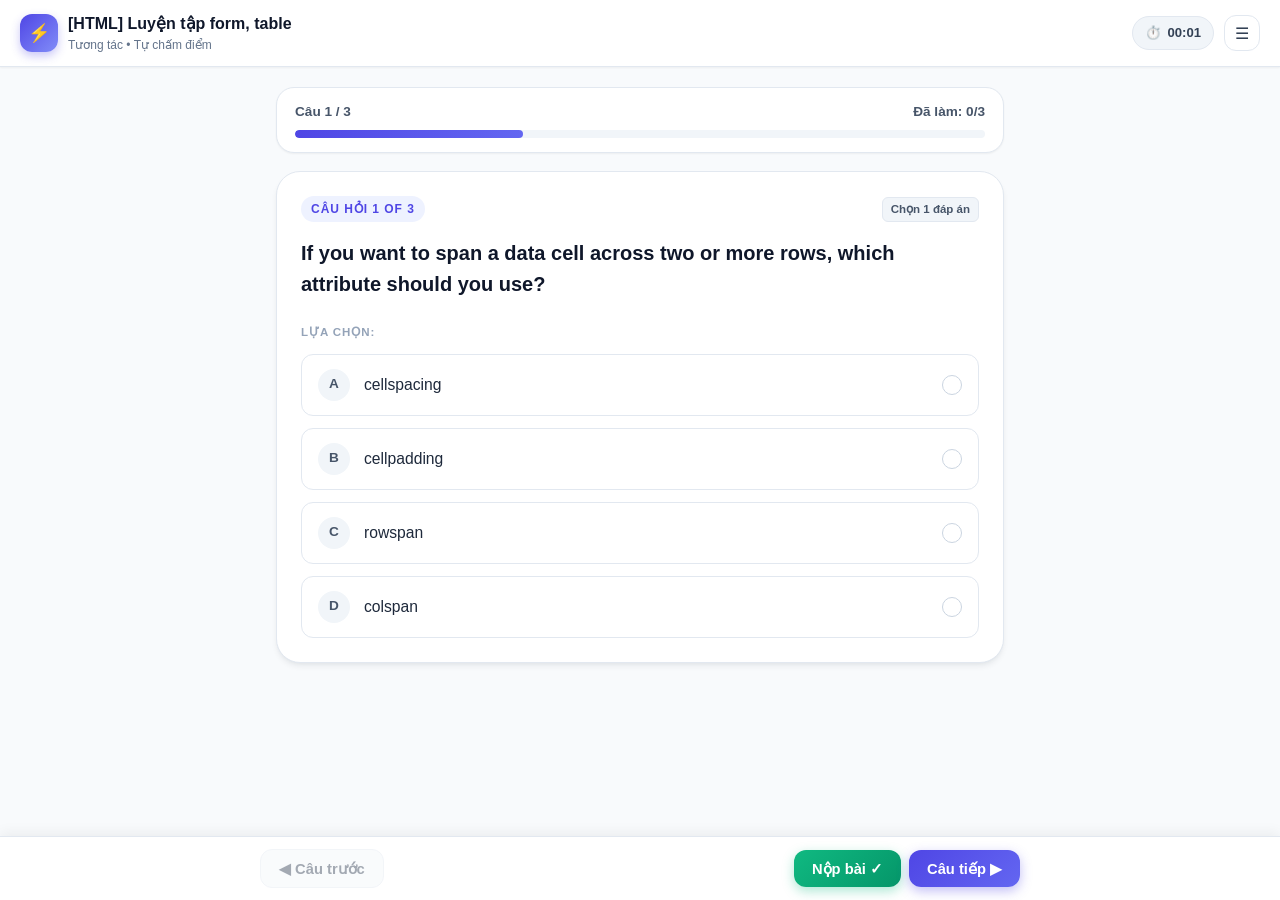
<file: pages/quiz_sample.html>
<!DOCTYPE html>
<html lang="vi">
<head>
  <meta charset="UTF-8">
  <meta name="viewport" content="width=device-width, initial-scale=1.0, maximum-scale=1.0, user-scalable=no">
  <title>Note Everything • Làm bài trắc nghiệm</title>
  <style>
    :root {
      --primary: #4F46E5;
      --primary-hover: #4338CA;
      --primary-light: #EEF2FF;
      --primary-ring: rgba(79, 70, 229, 0.25);
      --success: #10B981;
      --success-light: #ECFDF5;
      --success-border: #A7F3D0;
      --danger: #EF4444;
      --danger-light: #FEF2F2;
      --danger-border: #FECACA;
      --warning: #F59E0B;
      --warning-light: #FFFBEB;
      --slate-50: #F8FAFC;
      --slate-100: #F1F5F9;
      --slate-200: #E2E8F0;
      --slate-300: #CBD5E1;
      --slate-400: #94A3B8;
      --slate-500: #64748B;
      --slate-600: #475569;
      --slate-700: #334155;
      --slate-800: #1E293B;
      --slate-900: #0F172A;
      --radius-sm: 8px;
      --radius-md: 12px;
      --radius-lg: 18px;
      --radius-xl: 24px;
      --shadow-sm: 0 1px 2px 0 rgba(0, 0, 0, 0.05);
      --shadow-md: 0 4px 6px -1px rgba(15, 23, 42, 0.07), 0 2px 4px -2px rgba(15, 23, 42, 0.05);
      --shadow-lg: 0 12px 28px -6px rgba(15, 23, 42, 0.09), 0 8px 12px -4px rgba(15, 23, 42, 0.04);
    }

    * {
      box-sizing: border-box;
      margin: 0;
      padding: 0;
      -webkit-tap-highlight-color: transparent;
    }

    body {
      font-family: -apple-system, BlinkMacSystemFont, "Segoe UI", Roboto, "Helvetica Neue", Arial, sans-serif;
      background-color: var(--slate-50);
      color: var(--slate-800);
      line-height: 1.5;
      min-height: 100vh;
      display: flex;
      flex-direction: column;
    }

    /* Top Navbar */
    .navbar {
      background: #FFFFFF;
      border-bottom: 1px solid var(--slate-200);
      padding: 12px 20px;
      position: sticky;
      top: 0;
      z-index: 50;
      display: flex;
      align-items: center;
      justify-content: space-between;
      gap: 12px;
      box-shadow: var(--shadow-sm);
    }

    .brand-group {
      display: flex;
      align-items: center;
      gap: 10px;
      min-width: 0;
    }

    .brand-icon {
      width: 38px;
      height: 38px;
      border-radius: var(--radius-md);
      background: linear-gradient(135deg, var(--primary), #818CF8);
      display: flex;
      align-items: center;
      justify-content: center;
      color: #FFFFFF;
      font-size: 18px;
      font-weight: bold;
      flex-shrink: 0;
      box-shadow: 0 4px 10px rgba(79, 70, 229, 0.3);
    }

    .quiz-meta {
      min-width: 0;
    }

    .quiz-title {
      font-size: 1rem;
      font-weight: 700;
      color: var(--slate-900);
      white-space: nowrap;
      overflow: hidden;
      text-overflow: ellipsis;
      max-width: 480px;
    }

    .quiz-subtitle {
      font-size: 0.75rem;
      color: var(--slate-500);
      display: flex;
      align-items: center;
      gap: 6px;
    }

    .nav-actions {
      display: flex;
      align-items: center;
      gap: 10px;
      flex-shrink: 0;
    }

    .timer-badge {
      display: flex;
      align-items: center;
      gap: 6px;
      background: var(--slate-100);
      padding: 6px 12px;
      border-radius: 999px;
      font-size: 0.82rem;
      font-weight: 600;
      color: var(--slate-700);
      border: 1px solid var(--slate-200);
    }

    .btn-icon {
      width: 36px;
      height: 36px;
      border-radius: var(--radius-md);
      border: 1px solid var(--slate-200);
      background: #FFFFFF;
      color: var(--slate-700);
      display: flex;
      align-items: center;
      justify-content: center;
      cursor: pointer;
      font-size: 16px;
      transition: all 0.2s ease;
    }

    .btn-icon:hover {
      background: var(--slate-100);
      border-color: var(--slate-300);
    }

    /* Container */
    .container {
      max-width: 760px;
      width: 100%;
      margin: 0 auto;
      padding: 20px 16px 80px;
      flex: 1;
      display: flex;
      flex-direction: column;
    }

    /* Progress section */
    .progress-section {
      background: #FFFFFF;
      border: 1px solid var(--slate-200);
      border-radius: var(--radius-lg);
      padding: 14px 18px;
      margin-bottom: 18px;
      box-shadow: var(--shadow-sm);
    }

    .progress-header {
      display: flex;
      justify-content: space-between;
      align-items: center;
      margin-bottom: 8px;
      font-size: 0.85rem;
      font-weight: 600;
      color: var(--slate-600);
    }

    .progress-track {
      width: 100%;
      height: 8px;
      background: var(--slate-100);
      border-radius: 999px;
      overflow: hidden;
    }

    .progress-fill {
      height: 100%;
      background: linear-gradient(90deg, var(--primary), #6366F1);
      border-radius: 999px;
      transition: width 0.3s cubic-bezier(0.4, 0, 0.2, 1);
    }

    /* Card Question */
    .card-question {
      background: #FFFFFF;
      border: 1px solid var(--slate-200);
      border-radius: var(--radius-xl);
      padding: 24px;
      box-shadow: var(--shadow-md);
      margin-bottom: 20px;
      transition: all 0.2s ease;
    }

    .question-header {
      display: flex;
      align-items: center;
      justify-content: space-between;
      margin-bottom: 16px;
      gap: 10px;
    }

    .question-badge {
      font-size: 0.75rem;
      font-weight: 700;
      letter-spacing: 0.08em;
      color: var(--primary);
      background: var(--primary-light);
      padding: 4px 10px;
      border-radius: 999px;
      text-transform: uppercase;
    }

    .type-badge {
      font-size: 0.72rem;
      font-weight: 600;
      padding: 3px 8px;
      border-radius: 6px;
      background: var(--slate-100);
      color: var(--slate-600);
      border: 1px solid var(--slate-200);
    }

    .type-badge.multiple {
      background: #EFF6FF;
      color: #2563EB;
      border-color: #BFDBFE;
    }

    .question-title {
      font-size: 1.25rem;
      font-weight: 700;
      color: var(--slate-900);
      line-height: 1.55;
      margin-bottom: 24px;
      word-break: break-word;
    }

    .options-label {
      font-size: 0.72rem;
      font-weight: 700;
      text-transform: uppercase;
      letter-spacing: 0.08em;
      color: var(--slate-400);
      margin-bottom: 12px;
      display: block;
    }

    /* Options List */
    .options-list {
      display: flex;
      flex-direction: column;
      gap: 12px;
    }

    .option-item {
      display: flex;
      align-items: center;
      gap: 14px;
      padding: 14px 16px;
      border-radius: var(--radius-md);
      border: 1.5px solid var(--slate-200);
      background: #FFFFFF;
      cursor: pointer;
      transition: all 0.18s ease;
      user-select: none;
    }

    .option-item:hover {
      border-color: #CBD5E1;
      background: var(--slate-50);
      transform: translateY(-1px);
    }

    .option-item.selected {
      border-color: var(--primary);
      background: #F5F7FF;
      box-shadow: 0 0 0 3px var(--primary-ring);
    }

    .option-letter {
      width: 32px;
      height: 32px;
      border-radius: 50%;
      background: var(--slate-100);
      color: var(--slate-600);
      font-size: 0.85rem;
      font-weight: 700;
      display: flex;
      align-items: center;
      justify-content: center;
      flex-shrink: 0;
      transition: all 0.18s ease;
    }

    .option-item.selected .option-letter {
      background: var(--primary);
      color: #FFFFFF;
    }

    .option-text {
      flex: 1;
      font-size: 0.98rem;
      font-weight: 500;
      color: var(--slate-800);
      word-break: break-word;
    }

    .option-check {
      width: 20px;
      height: 20px;
      border-radius: 50%;
      border: 1.5px solid var(--slate-300);
      display: flex;
      align-items: center;
      justify-content: center;
      flex-shrink: 0;
      transition: all 0.18s ease;
    }

    .option-check.checkbox {
      border-radius: 6px;
    }

    .option-item.selected .option-check {
      border-color: var(--primary);
      background: var(--primary);
      color: #FFFFFF;
    }

    .option-check svg {
      width: 12px;
      height: 12px;
      stroke-width: 3;
      display: none;
    }

    .option-item.selected .option-check svg {
      display: block;
    }

    /* Bottom Bar */
    .bottom-bar {
      position: fixed;
      bottom: 0;
      left: 0;
      right: 0;
      background: #FFFFFF;
      border-top: 1px solid var(--slate-200);
      padding: 12px 20px;
      padding-bottom: max(12px, env(safe-area-inset-bottom));
      display: flex;
      align-items: center;
      justify-content: space-between;
      gap: 12px;
      box-shadow: 0 -4px 12px rgba(0, 0, 0, 0.05);
      z-index: 40;
    }

    .bottom-bar-inner {
      max-width: 760px;
      width: 100%;
      margin: 0 auto;
      display: flex;
      align-items: center;
      justify-content: space-between;
      gap: 12px;
    }

    .btn {
      display: inline-flex;
      align-items: center;
      justify-content: center;
      gap: 8px;
      padding: 10px 18px;
      font-size: 0.92rem;
      font-weight: 600;
      border-radius: var(--radius-md);
      cursor: pointer;
      border: none;
      transition: all 0.2s ease;
      text-decoration: none;
    }

    .btn-secondary {
      background: var(--slate-100);
      color: var(--slate-700);
      border: 1px solid var(--slate-200);
    }

    .btn-secondary:hover:not(:disabled) {
      background: var(--slate-200);
      color: var(--slate-900);
    }

    .btn-secondary:disabled {
      opacity: 0.45;
      cursor: not-allowed;
    }

    .btn-primary {
      background: linear-gradient(135deg, var(--primary), #6366F1);
      color: #FFFFFF;
      box-shadow: 0 4px 12px rgba(79, 70, 229, 0.35);
    }

    .btn-primary:hover {
      background: linear-gradient(135deg, var(--primary-hover), var(--primary));
      box-shadow: 0 6px 16px rgba(79, 70, 229, 0.4);
      transform: translateY(-1px);
    }

    .btn-success {
      background: linear-gradient(135deg, #10B981, #059669);
      color: #FFFFFF;
      box-shadow: 0 4px 12px rgba(16, 185, 129, 0.35);
    }

    .btn-success:hover {
      transform: translateY(-1px);
      box-shadow: 0 6px 16px rgba(16, 185, 129, 0.45);
    }

    /* Modal Question Drawer */
    .modal-backdrop {
      position: fixed;
      inset: 0;
      background: rgba(15, 23, 42, 0.5);
      backdrop-filter: blur(4px);
      z-index: 100;
      display: none;
      align-items: center;
      justify-content: center;
      padding: 16px;
    }

    .modal-backdrop.open {
      display: flex;
    }

    .modal-box {
      background: #FFFFFF;
      border-radius: var(--radius-xl);
      max-width: 520px;
      width: 100%;
      max-height: 85vh;
      overflow-y: auto;
      padding: 24px;
      box-shadow: var(--shadow-lg);
      position: relative;
      animation: modalPop 0.25s cubic-bezier(0.16, 1, 0.3, 1);
    }

    @keyframes modalPop {
      0% { opacity: 0; transform: scale(0.95); }
      100% { opacity: 1; transform: scale(1); }
    }

    .modal-header {
      display: flex;
      align-items: center;
      justify-content: space-between;
      margin-bottom: 18px;
    }

    .modal-title {
      font-size: 1.1rem;
      font-weight: 700;
      color: var(--slate-900);
    }

    .question-grid {
      display: grid;
      grid-template-columns: repeat(auto-fill, minmax(44px, 1fr));
      gap: 10px;
      margin-bottom: 20px;
    }

    .grid-btn {
      width: 44px;
      height: 44px;
      border-radius: var(--radius-md);
      border: 1.5px solid var(--slate-200);
      background: var(--slate-50);
      color: var(--slate-700);
      font-weight: 600;
      font-size: 0.9rem;
      display: flex;
      align-items: center;
      justify-content: center;
      cursor: pointer;
      transition: all 0.15s ease;
    }

    .grid-btn:hover {
      background: var(--slate-100);
      border-color: var(--slate-300);
    }

    .grid-btn.answered {
      background: var(--primary-light);
      border-color: #C7D2FE;
      color: var(--primary);
    }

    .grid-btn.current {
      box-shadow: 0 0 0 3px var(--primary-ring);
      border-color: var(--primary);
      font-weight: 700;
    }

    /* Result View */
    .result-view {
      display: none;
      background: #FFFFFF;
      border-radius: var(--radius-xl);
      border: 1px solid var(--slate-200);
      padding: 36px 24px;
      text-align: center;
      box-shadow: var(--shadow-lg);
      margin-top: 10px;
    }

    .score-circle {
      width: 140px;
      height: 140px;
      border-radius: 50%;
      background: linear-gradient(135deg, var(--primary-light), #EDE9FE);
      border: 4px solid var(--primary);
      display: flex;
      flex-direction: column;
      align-items: center;
      justify-content: center;
      margin: 0 auto 20px;
    }

    .score-number {
      font-size: 2.2rem;
      font-weight: 800;
      color: var(--primary);
      line-height: 1;
    }

    .score-total {
      font-size: 0.85rem;
      font-weight: 600;
      color: var(--slate-500);
      margin-top: 4px;
    }

    .result-badge {
      display: inline-block;
      padding: 6px 16px;
      border-radius: 999px;
      font-weight: 700;
      font-size: 0.95rem;
      margin-bottom: 24px;
    }

    .result-badge.great {
      background: var(--success-light);
      color: #047857;
      border: 1px solid var(--success-border);
    }

    .result-stats {
      display: grid;
      grid-template-columns: repeat(3, 1fr);
      gap: 12px;
      margin-bottom: 28px;
    }

    .stat-card {
      background: var(--slate-50);
      border: 1px solid var(--slate-200);
      border-radius: var(--radius-md);
      padding: 14px 10px;
    }

    .stat-val {
      font-size: 1.4rem;
      font-weight: 700;
    }

    .stat-val.correct { color: var(--success); }
    .stat-val.wrong { color: var(--danger); }
    .stat-val.skipped { color: var(--warning); }

    .stat-label {
      font-size: 0.75rem;
      font-weight: 600;
      color: var(--slate-500);
      margin-top: 4px;
    }

    .result-actions {
      display: flex;
      justify-content: center;
      gap: 12px;
      flex-wrap: wrap;
    }

    /* Review Mode */
    .review-container {
      display: none;
      margin-top: 10px;
    }

    .review-header {
      background: #FFFFFF;
      border: 1px solid var(--slate-200);
      border-radius: var(--radius-lg);
      padding: 16px 20px;
      margin-bottom: 16px;
      display: flex;
      align-items: center;
      justify-content: space-between;
      flex-wrap: wrap;
      gap: 12px;
    }

    .review-filters {
      display: flex;
      gap: 8px;
    }

    .filter-btn {
      padding: 6px 12px;
      border-radius: 999px;
      font-size: 0.8rem;
      font-weight: 600;
      border: 1px solid var(--slate-200);
      background: #FFFFFF;
      color: var(--slate-600);
      cursor: pointer;
    }

    .filter-btn.active {
      background: var(--primary);
      color: #FFFFFF;
      border-color: var(--primary);
    }

    .review-card {
      background: #FFFFFF;
      border: 1.5px solid var(--slate-200);
      border-radius: var(--radius-lg);
      padding: 20px;
      margin-bottom: 16px;
      box-shadow: var(--shadow-sm);
    }

    .review-card.correct {
      border-color: var(--success-border);
    }

    .review-card.wrong {
      border-color: var(--danger-border);
    }

    .review-card.skipped {
      border-color: #FDE68A;
    }

    .review-status-pill {
      display: inline-flex;
      align-items: center;
      gap: 6px;
      font-size: 0.75rem;
      font-weight: 700;
      padding: 4px 10px;
      border-radius: 999px;
      margin-bottom: 12px;
    }

    .review-status-pill.correct {
      background: var(--success-light);
      color: #065F46;
    }

    .review-status-pill.wrong {
      background: var(--danger-light);
      color: #991B1B;
    }

    .review-status-pill.skipped {
      background: var(--warning-light);
      color: #92400E;
    }

    .review-option {
      display: flex;
      align-items: center;
      gap: 12px;
      padding: 10px 14px;
      border-radius: var(--radius-sm);
      margin-top: 8px;
      border: 1px solid var(--slate-200);
      background: var(--slate-50);
      font-size: 0.92rem;
    }

    .review-option.is-correct {
      background: var(--success-light);
      border-color: var(--success-border);
      font-weight: 600;
      color: #065F46;
    }

    .review-option.is-user-wrong {
      background: var(--danger-light);
      border-color: var(--danger-border);
      color: #991B1B;
      text-decoration: line-through;
    }

    .review-explain {
      margin-top: 14px;
      background: #F8FAFC;
      border-left: 3px solid var(--primary);
      padding: 10px 14px;
      border-radius: 4px;
      font-size: 0.85rem;
      color: var(--slate-700);
    }

    @media (max-width: 640px) {
      .quiz-title { max-width: 200px; font-size: 0.9rem; }
      .card-question { padding: 18px 16px; border-radius: var(--radius-lg); }
      .question-title { font-size: 1.1rem; margin-bottom: 18px; }
      .option-item { padding: 12px 14px; }
      .btn { padding: 9px 14px; font-size: 0.85rem; }
    }
  </style>
</head>
<body>

  <!-- Top Navbar -->
  <header class="navbar">
    <div class="brand-group">
      <div class="brand-icon">⚡</div>
      <div class="quiz-meta">
        <h1 class="quiz-title" id="quizTitle">Note Everything</h1>
        <div class="quiz-subtitle">
          <span>Tương tác • Tự chấm điểm</span>
        </div>
      </div>
    </div>
    <div class="nav-actions">
      <div class="timer-badge" id="timerBadge">
        <span>⏱️</span>
        <span id="timerText">00:00</span>
      </div>
      <button class="btn-icon" id="btnOpenGrid" title="Danh sách câu hỏi">☰</button>
    </div>
  </header>

  <!-- Main Container -->
  <main class="container">
    
    <!-- Active Quiz Mode -->
    <div id="quizPlayView">
      <!-- Progress Track -->
      <section class="progress-section">
        <div class="progress-header">
          <span id="progressText">Câu 1 / 20</span>
          <span id="answeredCountText">Đã làm: 0/20</span>
        </div>
        <div class="progress-track">
          <div class="progress-fill" id="progressBar" style="width: 5%;"></div>
        </div>
      </section>

      <!-- Question Card -->
      <div class="card-question">
        <div class="question-header">
          <span class="question-badge" id="questionBadge">CÂU HỎI 1 OF 20</span>
          <span class="type-badge" id="typeBadge">Chọn 1 đáp án</span>
        </div>
        <h2 class="question-title" id="questionText">Đang tải câu hỏi...</h2>
        <span class="options-label">Lựa chọn:</span>
        <div class="options-list" id="optionsContainer"></div>
      </div>
    </div>

    <!-- Result View -->
    <div class="result-view" id="resultView">
      <div class="score-circle">
        <span class="score-number" id="resultScore">0</span>
        <span class="score-total" id="resultTotal">/ 0 câu</span>
      </div>
      <div class="result-badge great" id="resultBadgeText">Hoàn thành bài thi!</div>
      <div class="result-stats">
        <div class="stat-card">
          <div class="stat-val correct" id="statCorrect">0</div>
          <div class="stat-label">Số câu đúng</div>
        </div>
        <div class="stat-card">
          <div class="stat-val wrong" id="statWrong">0</div>
          <div class="stat-label">Số câu sai</div>
        </div>
        <div class="stat-card">
          <div class="stat-val skipped" id="statSkipped">0</div>
          <div class="stat-label">Bỏ qua</div>
        </div>
      </div>
      <div class="result-actions">
        <button class="btn btn-secondary" id="btnRestart">🔄 Làm lại bài</button>
        <button class="btn btn-primary" id="btnReview">📝 Xem chi tiết đáp án</button>
      </div>
    </div>

    <!-- Review View -->
    <div class="review-container" id="reviewContainer">
      <div class="review-header">
        <div>
          <h3 style="font-size: 1.1rem; font-weight: 700; color: var(--slate-900);">Chi tiết kết quả</h3>
          <p style="font-size: 0.8rem; color: var(--slate-500);">Đối chiếu đáp án của bạn và đáp án chính xác</p>
        </div>
        <div class="review-filters">
          <button class="filter-btn active" data-filter="all">Tất cả</button>
          <button class="filter-btn" data-filter="wrong">Câu sai</button>
          <button class="filter-btn" data-filter="correct">Câu đúng</button>
        </div>
      </div>
      <div id="reviewCardsList"></div>
      <div style="text-align: center; margin-top: 24px;">
        <button class="btn btn-secondary" id="btnBackToResult">◀ Quay lại bảng điểm</button>
      </div>
    </div>

  </main>

  <!-- Bottom Navigation Bar -->
  <footer class="bottom-bar" id="bottomBar">
    <div class="bottom-bar-inner">
      <button class="btn btn-secondary" id="btnPrev" disabled>◀ Câu trước</button>
      <div style="display: flex; gap: 8px;">
        <button class="btn btn-success" id="btnSubmit">Nộp bài ✓</button>
        <button class="btn btn-primary" id="btnNext">Câu tiếp ▶</button>
      </div>
    </div>
  </footer>

  <!-- Question Grid Modal -->
  <div class="modal-backdrop" id="gridModal">
    <div class="modal-box">
      <div class="modal-header">
        <h3 class="modal-title">Danh sách câu hỏi</h3>
        <button class="btn-icon" id="btnCloseGrid">✕</button>
      </div>
      <div class="question-grid" id="questionGridContainer"></div>
      <div style="display: flex; justify-content: space-between; align-items: center; border-top: 1px solid var(--slate-200); padding-top: 14px; margin-top: 10px;">
        <div style="display: flex; gap: 12px; font-size: 0.75rem; color: var(--slate-600);">
          <span style="display: flex; align-items: center; gap: 4px;"><span style="width: 10px; height: 10px; background: var(--primary-light); border: 1px solid #C7D2FE; border-radius: 2px;"></span> Đã làm</span>
          <span style="display: flex; align-items: center; gap: 4px;"><span style="width: 10px; height: 10px; background: var(--slate-50); border: 1px solid var(--slate-200); border-radius: 2px;"></span> Chưa làm</span>
        </div>
        <button class="btn btn-secondary" style="padding: 6px 14px; font-size: 0.8rem;" id="btnCloseGrid2">Đóng</button>
      </div>
    </div>
  </div>

  <!-- Submit Confirmation Modal -->
  <div class="modal-backdrop" id="confirmModal">
    <div class="modal-box" style="max-width: 420px; text-align: center;">
      <div style="font-size: 40px; margin-bottom: 12px;">📋</div>
      <h3 class="modal-title" style="margin-bottom: 8px;">Xác nhận nộp bài</h3>
      <p id="confirmModalDesc" style="color: var(--slate-600); font-size: 0.92rem; margin-bottom: 20px;">Bạn có chắc chắn muốn nộp bài thi không?</p>
      <div style="display: flex; gap: 10px; justify-content: center;">
        <button class="btn btn-secondary" id="btnCancelSubmit">Làm tiếp</button>
        <button class="btn btn-primary" id="btnConfirmSubmit">Nộp ngay</button>
      </div>
    </div>
  </div>

  <!-- EMBEDDED QUIZ DATA -->
  <script id="quiz-data-json" type="application/json">
    /* QUIZ_DATA_PLACEHOLDER */
  </script>

  <!-- QUIZ ENGINE SCRIPT -->
  <script>
    // Default sample data fallback
    const DEFAULT_DATA = {
      title: "[HTML] Luyện tập form, table",
      questions: [
        {
          id: 1,
          question: "If you want to span a data cell across two or more rows, which attribute should you use?",
          options: [
            { key: "A", text: "cellspacing" },
            { key: "B", text: "cellpadding" },
            { key: "C", text: "rowspan" },
            { key: "D", text: "colspan" }
          ],
          answers: ["C"],
          explanation: "Thuộc tính rowspan trong thẻ <td> hoặc <th> dùng để gộp nhiều hàng dọc lại với nhau."
        },
        {
          id: 2,
          question: "Trong HTML5, thẻ nào sau đây được dùng để nhóm phần chân trang của bảng?",
          options: [
            { key: "A", text: "<tfoot>" },
            { key: "B", text: "<bottom>" },
            { key: "C", text: "<footer>" },
            { key: "D", text: "<tf>" }
          ],
          answers: ["A"],
          explanation: "<tfoot> được sử dụng để nhóm nội dung chân trang trong một bảng HTML."
        },
        {
          id: 3,
          question: "Những thuộc tính nào sau đây thuộc thẻ <form>? (Chọn 2 đáp án)",
          options: [
            { key: "A", text: "action" },
            { key: "B", text: "href" },
            { key: "C", text: "method" },
            { key: "D", text: "src" }
          ],
          answers: ["A", "C"],
          explanation: "Thẻ <form> có hai thuộc tính quan trọng nhất là action (đường dẫn xử lý) và method (phương thức GET/POST)."
        }
      ]
    };

    // Load Quiz Data
    let quizData = DEFAULT_DATA;
    try {
      const dataEl = document.getElementById("quiz-data-json");
      if (dataEl && dataEl.textContent && !dataEl.textContent.includes("QUIZ_DATA_PLACEHOLDER")) {
        quizData = JSON.parse(dataEl.textContent.trim());
      }
    } catch (e) {
      console.warn("Using default quiz data:", e);
    }

    // State Variables
    let questions = quizData.questions || [];
    let currentIndex = 0;
    let userAnswers = {}; // { questionIndex: Set of string keys e.g. ["A"] }
    let isSubmitted = false;
    let secondsElapsed = 0;
    let timerInterval = null;

    // DOM Elements
    const quizTitle = document.getElementById("quizTitle");
    const progressText = document.getElementById("progressText");
    const answeredCountText = document.getElementById("answeredCountText");
    const progressBar = document.getElementById("progressBar");
    const questionBadge = document.getElementById("questionBadge");
    const typeBadge = document.getElementById("typeBadge");
    const questionText = document.getElementById("questionText");
    const optionsContainer = document.getElementById("optionsContainer");
    const timerText = document.getElementById("timerText");

    const btnPrev = document.getElementById("btnPrev");
    const btnNext = document.getElementById("btnNext");
    const btnSubmit = document.getElementById("btnSubmit");

    const quizPlayView = document.getElementById("quizPlayView");
    const resultView = document.getElementById("resultView");
    const reviewContainer = document.getElementById("reviewContainer");
    const bottomBar = document.getElementById("bottomBar");

    const gridModal = document.getElementById("gridModal");
    const confirmModal = document.getElementById("confirmModal");
    const questionGridContainer = document.getElementById("questionGridContainer");

    // Init Quiz
    function initQuiz() {
      if (quizData.title) {
        document.title = quizData.title + " • Note Everything";
        quizTitle.textContent = quizData.title;
      }
      currentIndex = 0;
      userAnswers = {};
      isSubmitted = false;
      secondsElapsed = 0;
      startTimer();
      renderQuestion(0);
      renderGrid();
    }

    // Timer
    function startTimer() {
      clearInterval(timerInterval);
      timerInterval = setInterval(() => {
        secondsElapsed++;
        const mins = String(Math.floor(secondsElapsed / 60)).padStart(2, "0");
        const secs = String(secondsElapsed % 60).padStart(2, "0");
        timerText.textContent = `${mins}:${secs}`;
      }, 1000);
    }

    function stopTimer() {
      clearInterval(timerInterval);
    }

    // Render Question
    function renderQuestion(idx) {
      if (!questions || questions.length === 0) return;
      currentIndex = idx;
      const q = questions[idx];
      const isMultiple = (q.answers && q.answers.length > 1);

      // Header info
      progressText.textContent = `Câu ${idx + 1} / ${questions.length}`;
      questionBadge.textContent = `CÂU HỎI ${idx + 1} OF ${questions.length}`;
      typeBadge.textContent = isMultiple ? `Nhiều đáp án (Chọn ${q.answers.length})` : "Chọn 1 đáp án";
      typeBadge.className = isMultiple ? "type-badge multiple" : "type-badge";

      questionText.textContent = q.question;

      // Update progress bar
      const answeredCount = Object.keys(userAnswers).filter(k => userAnswers[k] && userAnswers[k].size > 0).length;
      answeredCountText.textContent = `Đã làm: ${answeredCount}/${questions.length}`;
      progressBar.style.width = `${Math.round(((idx + 1) / questions.length) * 100)}%`;

      // Render Options
      optionsContainer.innerHTML = "";
      const selectedSet = userAnswers[idx] || new Set();

      (q.options || []).forEach(opt => {
        const isChecked = selectedSet.has(opt.key);
        const item = document.createElement("div");
        item.className = `option-item ${isChecked ? "selected" : ""}`;
        item.onclick = () => selectOption(idx, opt.key, isMultiple);

        item.innerHTML = `
          <div class="option-letter">${opt.key}</div>
          <div class="option-text">${escapeHtml(opt.text)}</div>
          <div class="option-check ${isMultiple ? "checkbox" : ""}">
            <svg viewBox="0 0 24 24" fill="none" stroke="currentColor">
              <polyline points="20 6 9 17 4 12"></polyline>
            </svg>
          </div>
        `;
        optionsContainer.appendChild(item);
      });

      // Controls
      btnPrev.disabled = (idx === 0);
      btnNext.textContent = (idx === questions.length - 1) ? "Xem lại 🏁" : "Câu tiếp ▶";

      renderGrid();
    }

    function selectOption(qIdx, optKey, isMultiple) {
      if (isSubmitted) return;
      if (!userAnswers[qIdx]) userAnswers[qIdx] = new Set();
      const currentSet = userAnswers[qIdx];

      if (isMultiple) {
        if (currentSet.has(optKey)) {
          currentSet.delete(optKey);
        } else {
          currentSet.add(optKey);
        }
      } else {
        currentSet.clear();
        currentSet.add(optKey);
      }

      renderQuestion(qIdx);
    }

    // Grid Modal
    function renderGrid() {
      questionGridContainer.innerHTML = "";
      questions.forEach((_, i) => {
        const hasAns = userAnswers[i] && userAnswers[i].size > 0;
        const isCur = (i === currentIndex);
        const btn = document.createElement("button");
        btn.className = `grid-btn ${hasAns ? "answered" : ""} ${isCur ? "current" : ""}`;
        btn.textContent = i + 1;
        btn.onclick = () => {
          renderQuestion(i);
          closeGridModal();
        };
        questionGridContainer.appendChild(btn);
      });
    }

    function openGridModal() { gridModal.classList.add("open"); }
    function closeGridModal() { gridModal.classList.remove("open"); }

    // Submit Logic
    function checkSubmit() {
      const answeredCount = Object.keys(userAnswers).filter(k => userAnswers[k] && userAnswers[k].size > 0).length;
      const unAnswered = questions.length - answeredCount;

      const descEl = document.getElementById("confirmModalDesc");
      if (unAnswered > 0) {
        descEl.innerHTML = `Bạn còn <strong style="color: var(--danger);">${unAnswered}</strong> câu chưa làm.<br>Bạn có chắc chắn muốn nộp bài không?`;
      } else {
        descEl.innerHTML = "Bạn đã hoàn thành tất cả các câu hỏi!<br>Xác nhận nộp bài và xem điểm số ngay?";
      }
      confirmModal.classList.add("open");
    }

    function executeSubmit() {
      confirmModal.classList.remove("open");
      stopTimer();
      isSubmitted = true;

      // Calculate score
      let correctCount = 0;
      let wrongCount = 0;
      let skippedCount = 0;

      questions.forEach((q, i) => {
        const uSet = userAnswers[i] || new Set();
        if (uSet.size === 0) {
          skippedCount++;
        } else {
          const correctArr = q.answers || [];
          const isCorrect = (correctArr.length === uSet.size) && correctArr.every(ans => uSet.has(ans));
          if (isCorrect) {
            correctCount++;
          } else {
            wrongCount++;
          }
        }
      });

      // Show result view
      quizPlayView.style.display = "none";
      bottomBar.style.display = "none";
      resultView.style.display = "block";

      document.getElementById("resultScore").textContent = correctCount;
      document.getElementById("resultTotal").textContent = `/ ${questions.length} câu`;
      document.getElementById("statCorrect").textContent = correctCount;
      document.getElementById("statWrong").textContent = wrongCount;
      document.getElementById("statSkipped").textContent = skippedCount;

      const pct = Math.round((correctCount / questions.length) * 100);
      const badge = document.getElementById("resultBadgeText");
      if (pct >= 80) {
        badge.textContent = `Xuất sắc! 🎉 (${pct}%)`;
        badge.className = "result-badge great";
        try { launchConfetti(); } catch(e) {}
      } else if (pct >= 50) {
        badge.textContent = `Khá tốt! 👏 (${pct}%)`;
        badge.className = "result-badge";
        badge.style.background = "#EFF6FF";
        badge.style.color = "#1D4ED8";
      } else {
        badge.textContent = `Cố gắng thêm nhé! 💪 (${pct}%)`;
        badge.className = "result-badge";
        badge.style.background = "#FEF2F2";
        badge.style.color = "#B91C1C";
      }
    }

    // Confetti Animation
    function launchConfetti() {
      const canvas = document.createElement("canvas");
      canvas.style.position = "fixed";
      canvas.style.top = "0";
      canvas.style.left = "0";
      canvas.style.width = "100vw";
      canvas.style.height = "100vh";
      canvas.style.pointerEvents = "none";
      canvas.style.zIndex = "9999";
      document.body.appendChild(canvas);

      const ctx = canvas.getContext("2d");
      canvas.width = window.innerWidth;
      canvas.height = window.innerHeight;

      const pieces = [];
      const colors = ["#4F46E5", "#10B981", "#F59E0B", "#EF4444", "#EC4899", "#8B5CF6"];
      for (let i = 0; i < 70; i++) {
        pieces.push({
          x: canvas.width / 2,
          y: canvas.height / 2,
          w: Math.random() * 8 + 5,
          h: Math.random() * 8 + 5,
          color: colors[Math.floor(Math.random() * colors.length)],
          vx: (Math.random() - 0.5) * 12,
          vy: (Math.random() - 0.7) * 15,
          rot: Math.random() * 360,
          vrot: (Math.random() - 0.5) * 10,
          alpha: 1
        });
      }

      const startTime = Date.now();
      function animate() {
        ctx.clearRect(0, 0, canvas.width, canvas.height);
        let alive = false;
        for (const p of pieces) {
          p.x += p.vx;
          p.y += p.vy;
          p.vy += 0.35;
          p.rot += p.vrot;
          p.alpha -= 0.012;
          if (p.alpha > 0) {
            alive = true;
            ctx.save();
            ctx.translate(p.x, p.y);
            ctx.rotate((p.rot * Math.PI) / 180);
            ctx.globalAlpha = Math.max(0, p.alpha);
            ctx.fillStyle = p.color;
            ctx.fillRect(-p.w / 2, -p.h / 2, p.w, p.h);
            ctx.restore();
          }
        }
        if (alive && Date.now() - startTime < 3000) {
          requestAnimationFrame(animate);
        } else {
          canvas.remove();
        }
      }
      requestAnimationFrame(animate);
    }

    // Review Answers
    function renderReview(filter = "all") {
      resultView.style.display = "none";
      reviewContainer.style.display = "block";

      const listEl = document.getElementById("reviewCardsList");
      listEl.innerHTML = "";

      questions.forEach((q, i) => {
        const uSet = userAnswers[i] || new Set();
        const correctArr = q.answers || [];
        const isSkipped = (uSet.size === 0);
        const isCorrect = !isSkipped && (correctArr.length === uSet.size) && correctArr.every(ans => uSet.has(ans));
        const isWrong = !isSkipped && !isCorrect;

        if (filter === "wrong" && !isWrong) return;
        if (filter === "correct" && !isCorrect) return;

        let statusClass = isCorrect ? "correct" : (isSkipped ? "skipped" : "wrong");
        let statusText = isCorrect ? "✓ Chính xác" : (isSkipped ? "⚠️ Đã bỏ qua" : "✕ Chưa chính xác");

        const card = document.createElement("div");
        card.className = `review-card ${statusClass}`;

        let optionsHtml = "";
        (q.options || []).forEach(opt => {
          const isRightOpt = correctArr.includes(opt.key);
          const isUserChoice = uSet.has(opt.key);

          let optClass = "";
          let tag = "";
          if (isRightOpt) {
            optClass = "is-correct";
            tag = '<span style="font-size:0.75rem; color:#059669; font-weight:700; margin-left:auto;">✓ Đáp án đúng</span>';
          } else if (isUserChoice) {
            optClass = "is-user-wrong";
            tag = '<span style="font-size:0.75rem; color:#DC2626; font-weight:700; margin-left:auto;">✕ Bạn đã chọn</span>';
          }

          optionsHtml += `
            <div class="review-option ${optClass}">
              <div class="option-letter" style="width:26px; height:26px; font-size:0.78rem;">${opt.key}</div>
              <div style="flex:1;">${escapeHtml(opt.text)}</div>
              ${tag}
            </div>
          `;
        });

        let explainHtml = "";
        if (q.explanation && q.explanation.trim()) {
          explainHtml = `
            <div class="review-explain">
              💡 <strong>Giải thích:</strong> ${escapeHtml(q.explanation)}
            </div>
          `;
        }

        card.innerHTML = `
          <div class="review-status-pill ${statusClass}">${statusText} - Câu ${i + 1}</div>
          <div style="font-weight: 700; font-size: 1.05rem; margin-bottom: 12px; color: var(--slate-900);">${escapeHtml(q.question)}</div>
          <div style="display:flex; flex-direction:column; gap:6px;">${optionsHtml}</div>
          ${explainHtml}
        `;
        listEl.appendChild(card);
      });
    }

    // Helper
    function escapeHtml(str) {
      if (!str) return "";
      return String(str)
        .replace(/&/g, "&amp;")
        .replace(/</g, "&lt;")
        .replace(/>/g, "&gt;")
        .replace(/"/g, "&quot;")
        .replace(/'/g, "&#039;");
    }

    // Event Listeners
    btnPrev.onclick = () => { if (currentIndex > 0) renderQuestion(currentIndex - 1); };
    btnNext.onclick = () => {
      if (currentIndex < questions.length - 1) {
        renderQuestion(currentIndex + 1);
      } else {
        openGridModal();
      }
    };
    btnSubmit.onclick = checkSubmit;
    document.getElementById("btnCancelSubmit").onclick = () => confirmModal.classList.remove("open");
    document.getElementById("btnConfirmSubmit").onclick = executeSubmit;

    document.getElementById("btnOpenGrid").onclick = openGridModal;
    document.getElementById("btnCloseGrid").onclick = closeGridModal;
    document.getElementById("btnCloseGrid2").onclick = closeGridModal;

    document.getElementById("btnRestart").onclick = () => {
      resultView.style.display = "none";
      reviewContainer.style.display = "none";
      quizPlayView.style.display = "block";
      bottomBar.style.display = "flex";
      initQuiz();
    };

    document.getElementById("btnReview").onclick = () => renderReview("all");
    document.getElementById("btnBackToResult").onclick = () => {
      reviewContainer.style.display = "none";
      resultView.style.display = "block";
    };

    document.querySelectorAll(".filter-btn").forEach(btn => {
      btn.onclick = () => {
        document.querySelectorAll(".filter-btn").forEach(b => b.classList.remove("active"));
        btn.classList.add("active");
        renderReview(btn.getAttribute("data-filter"));
      };
    });

    // Start on load
    initQuiz();
  </script>
</body>
</html>
</file>
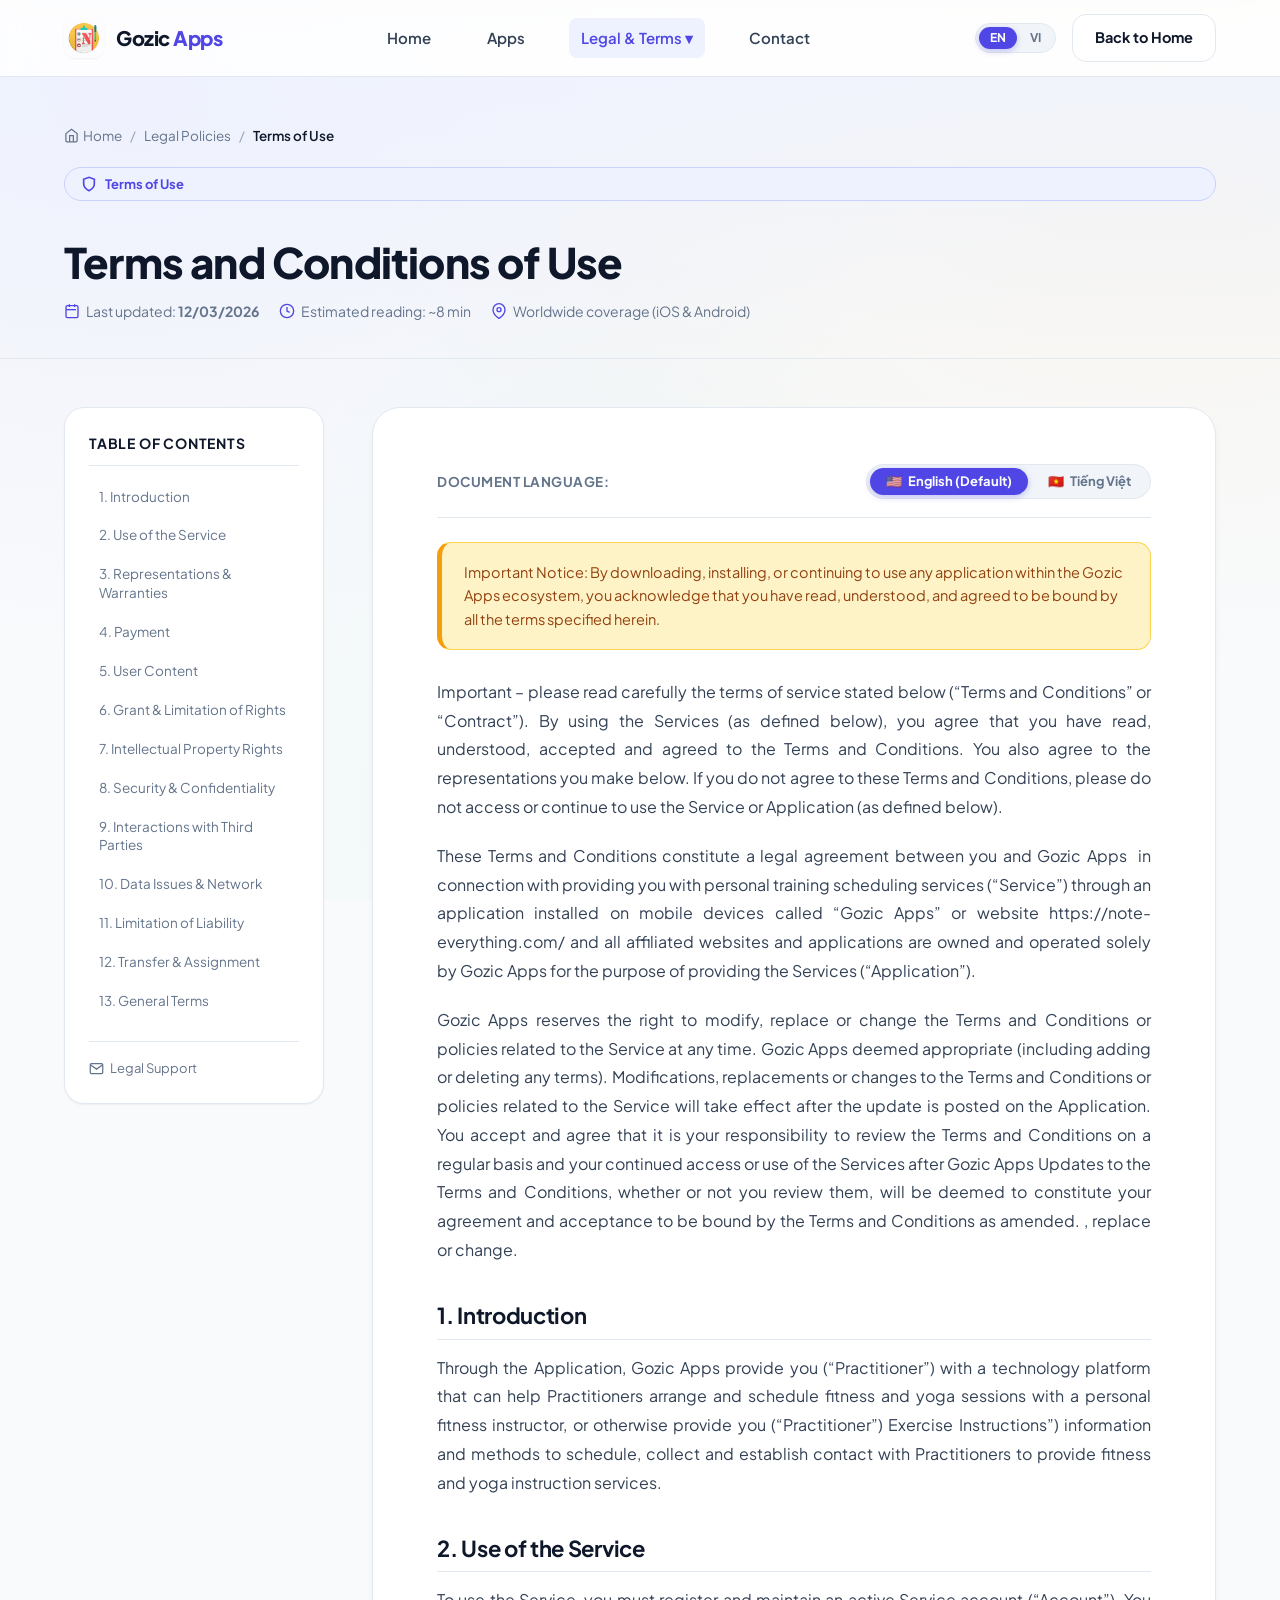
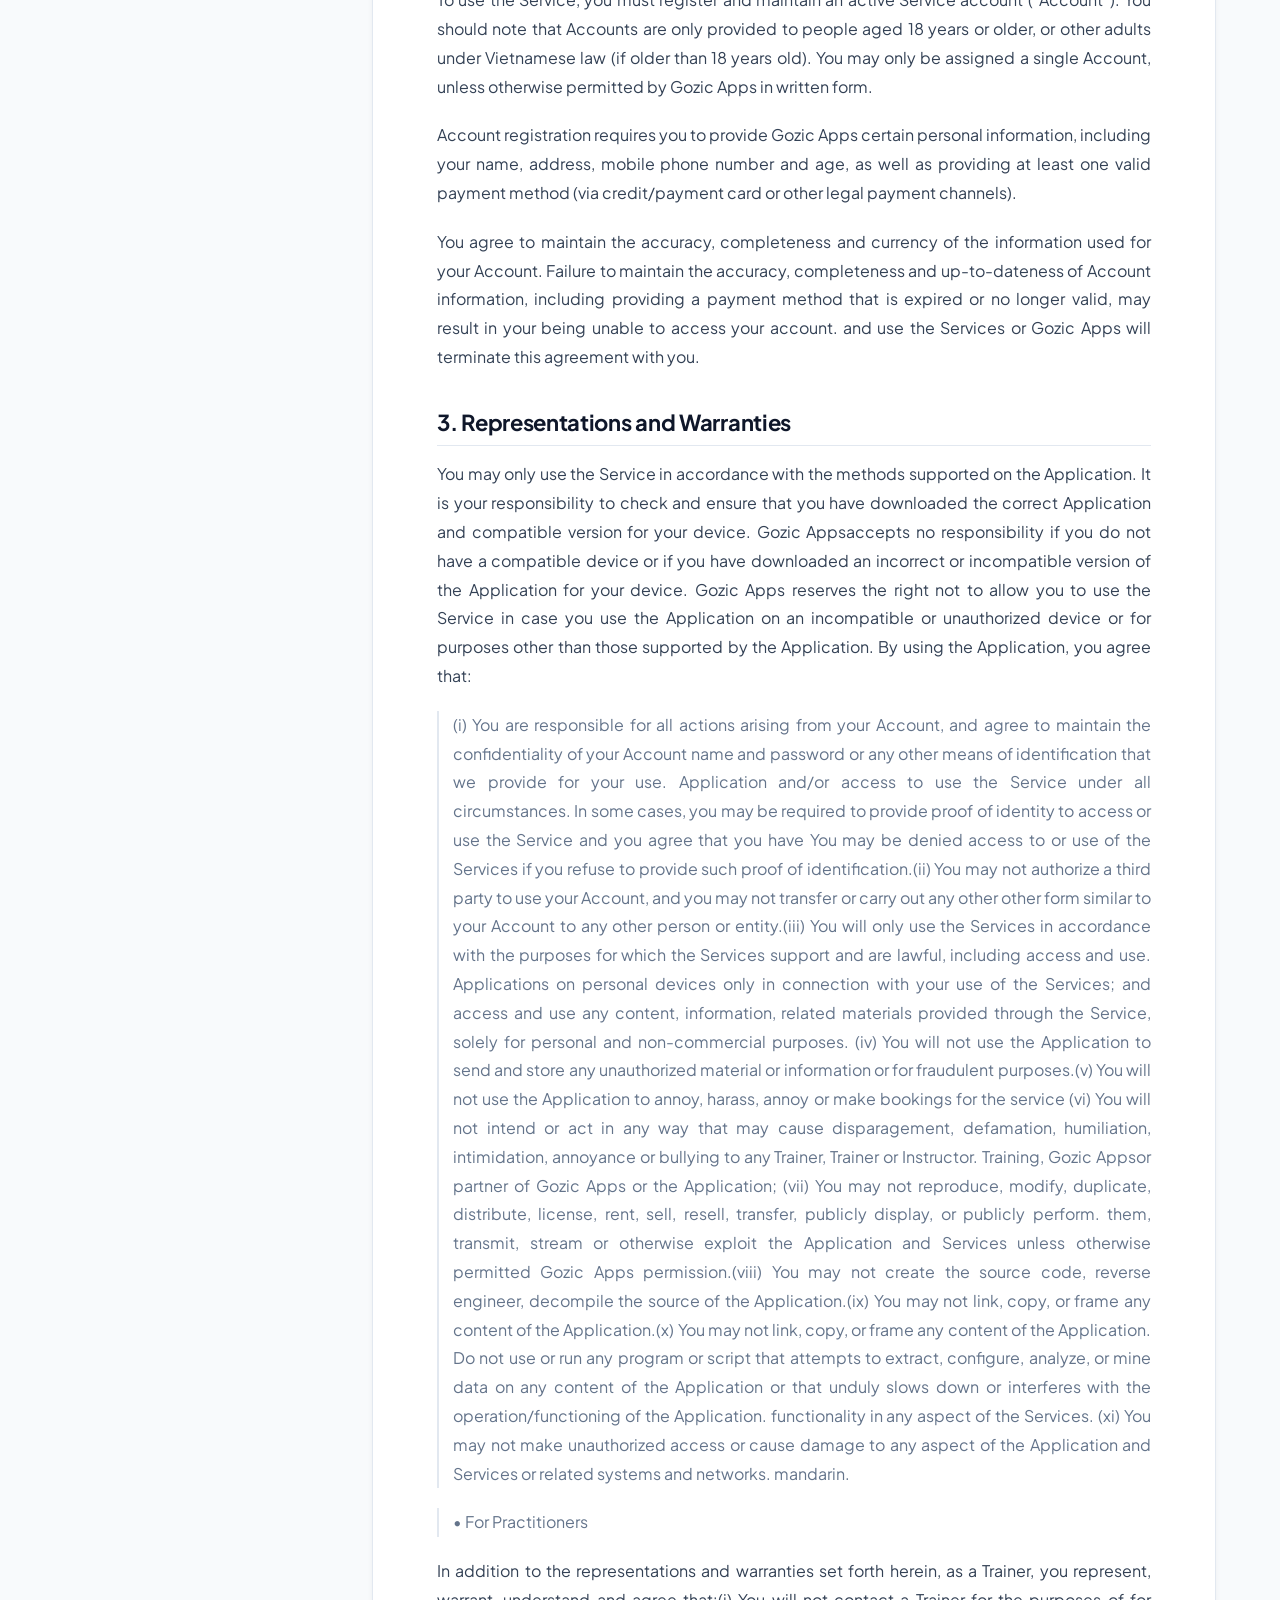
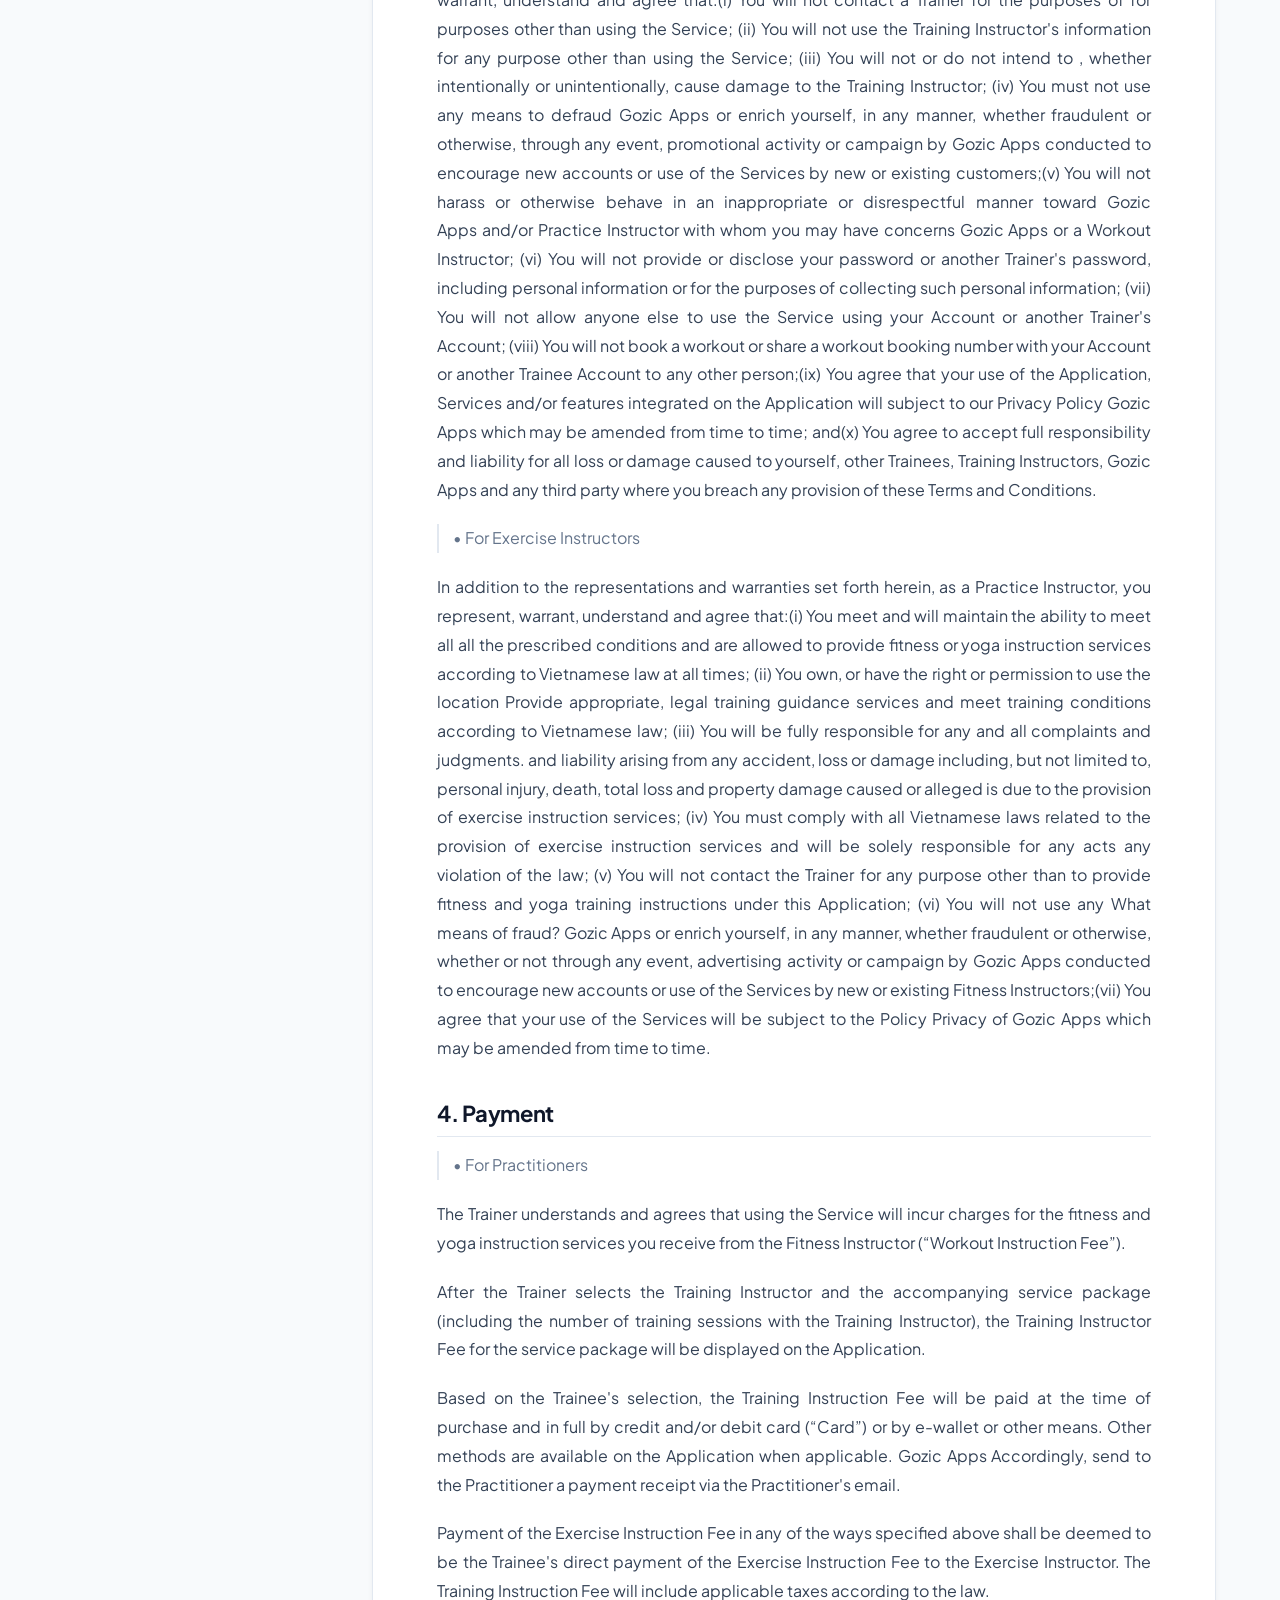
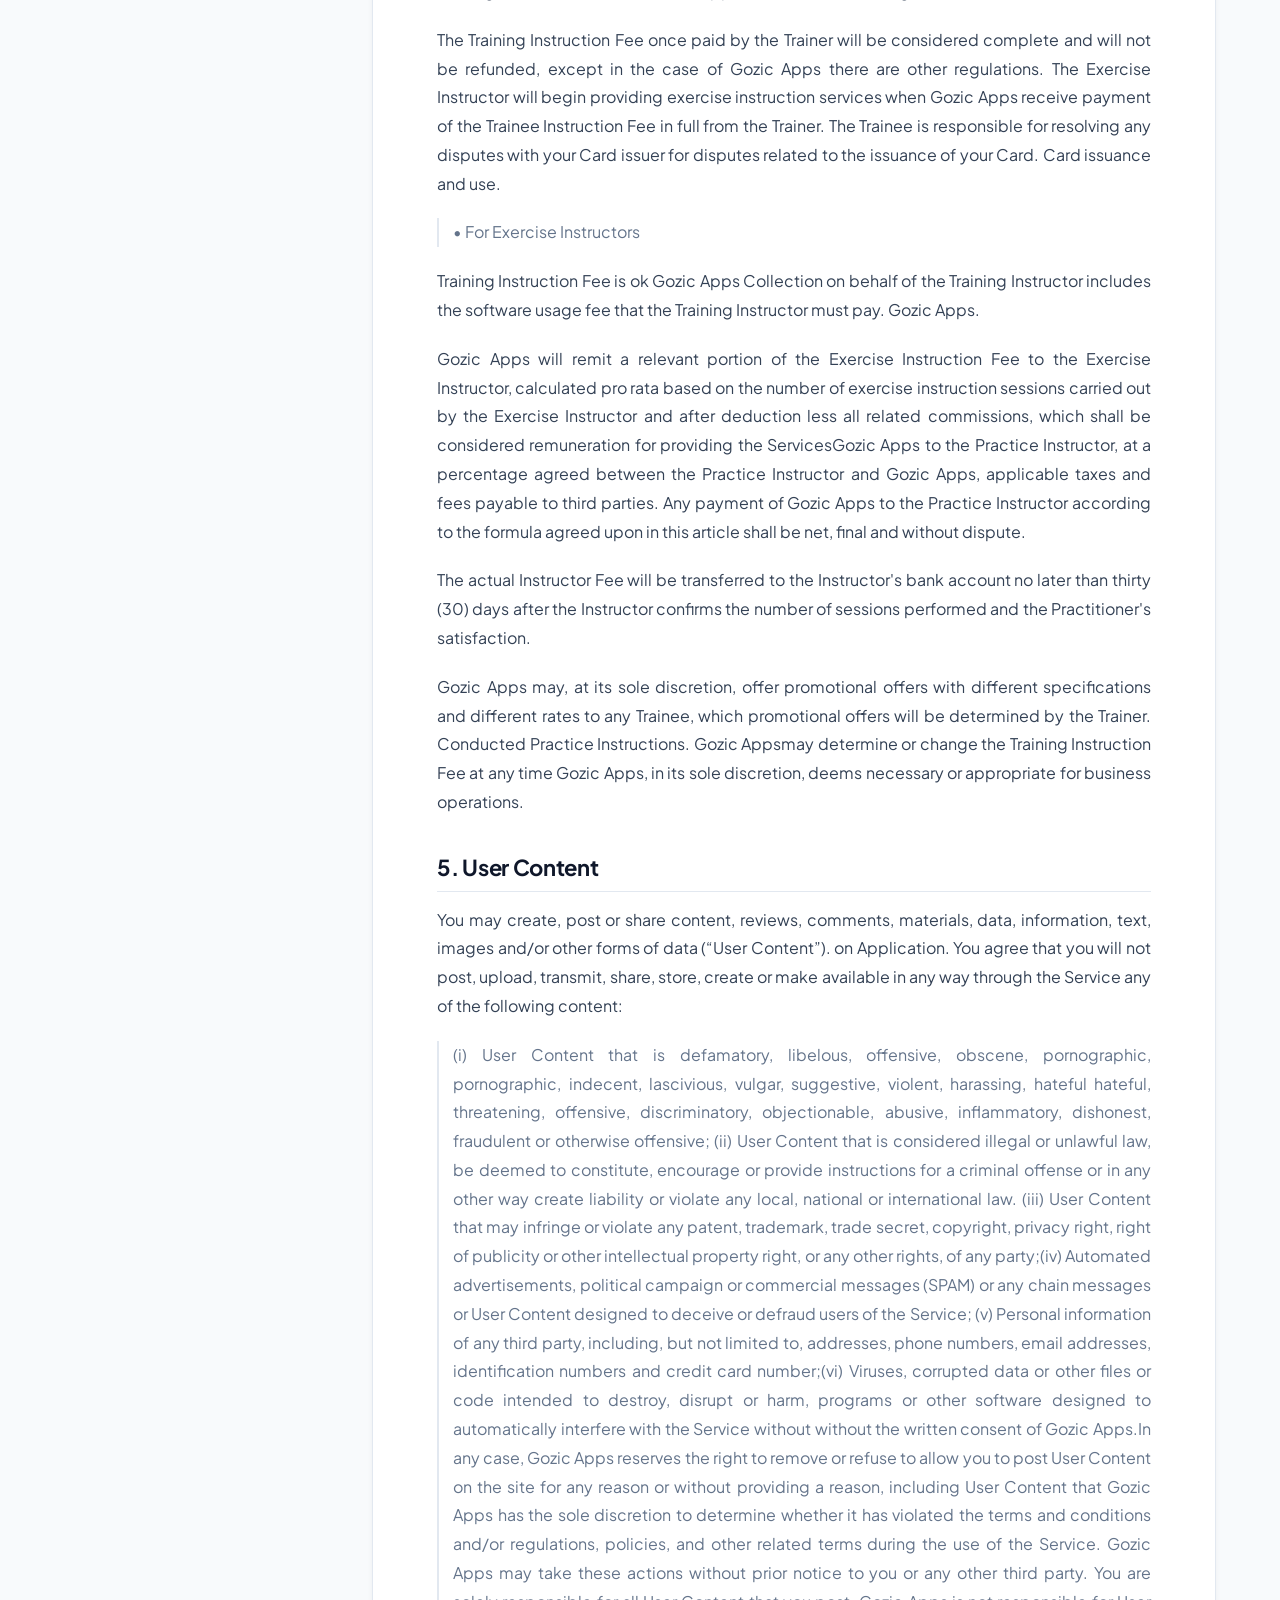
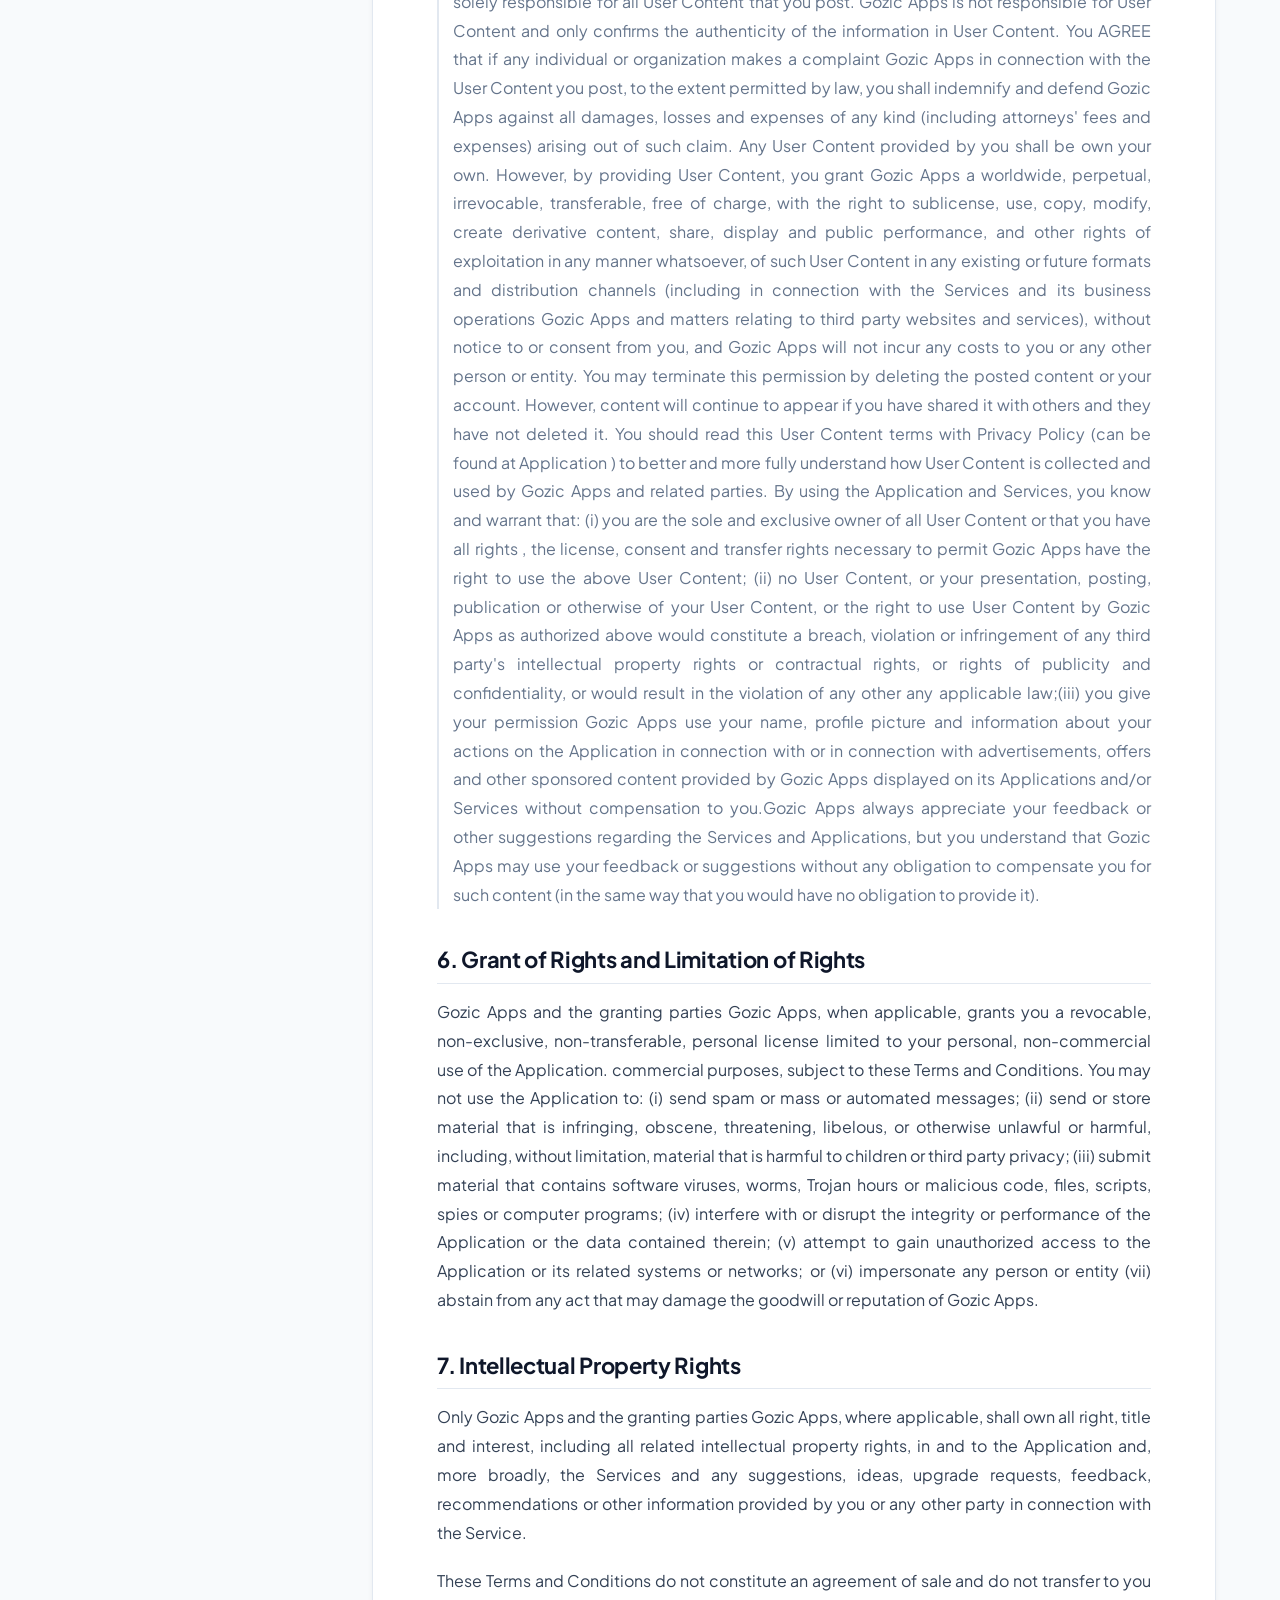
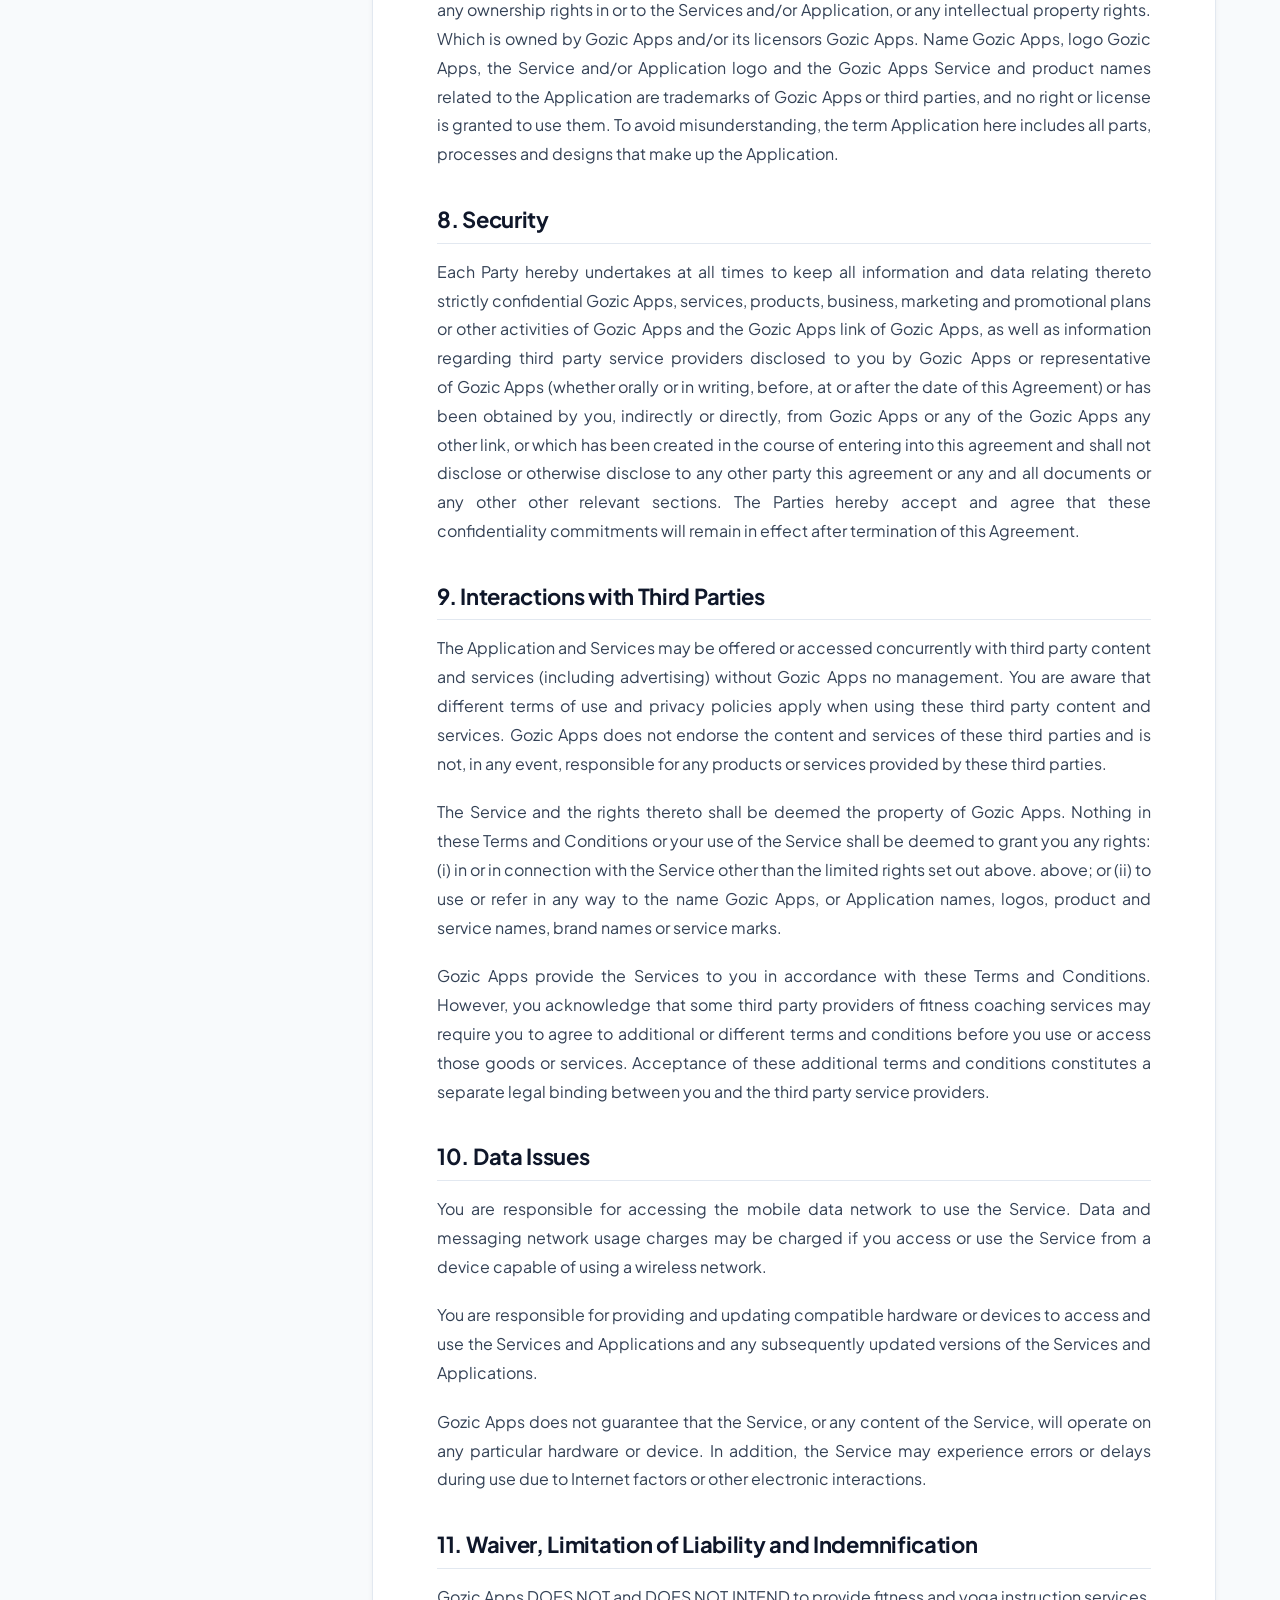
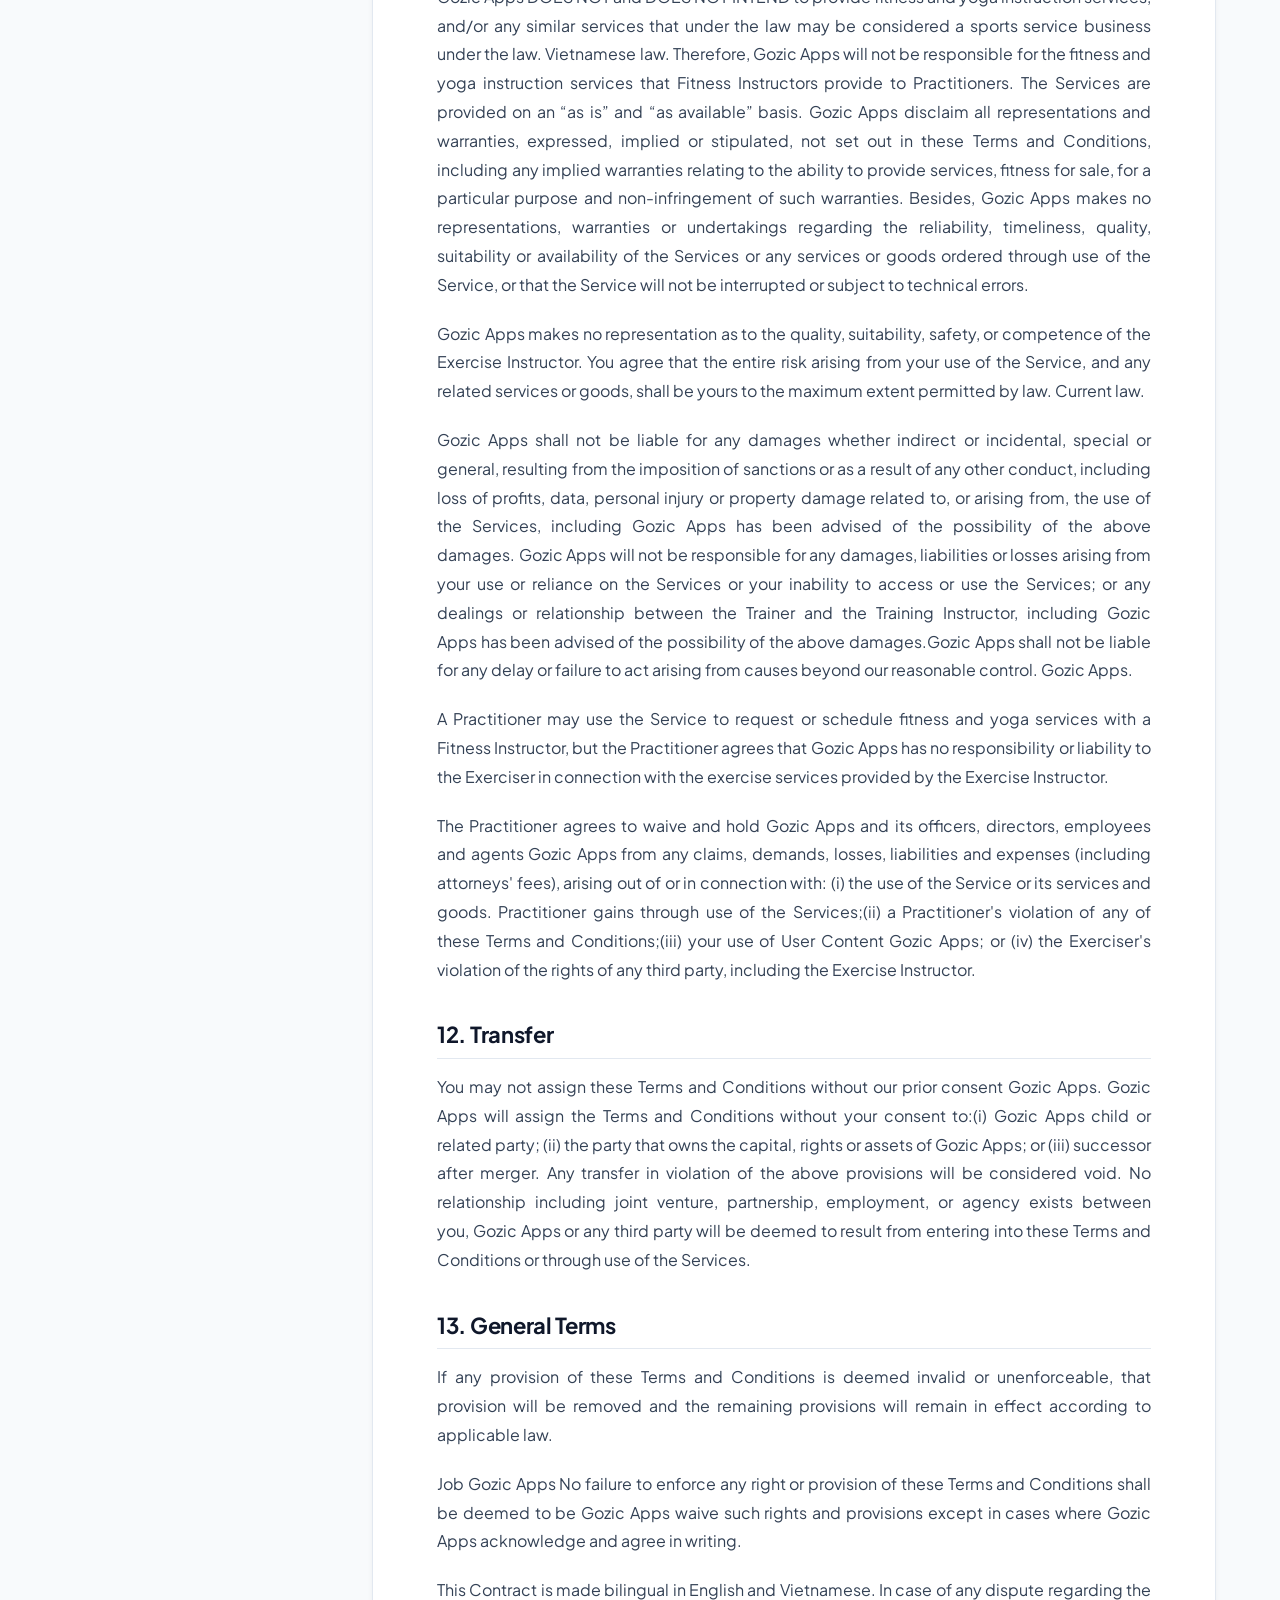
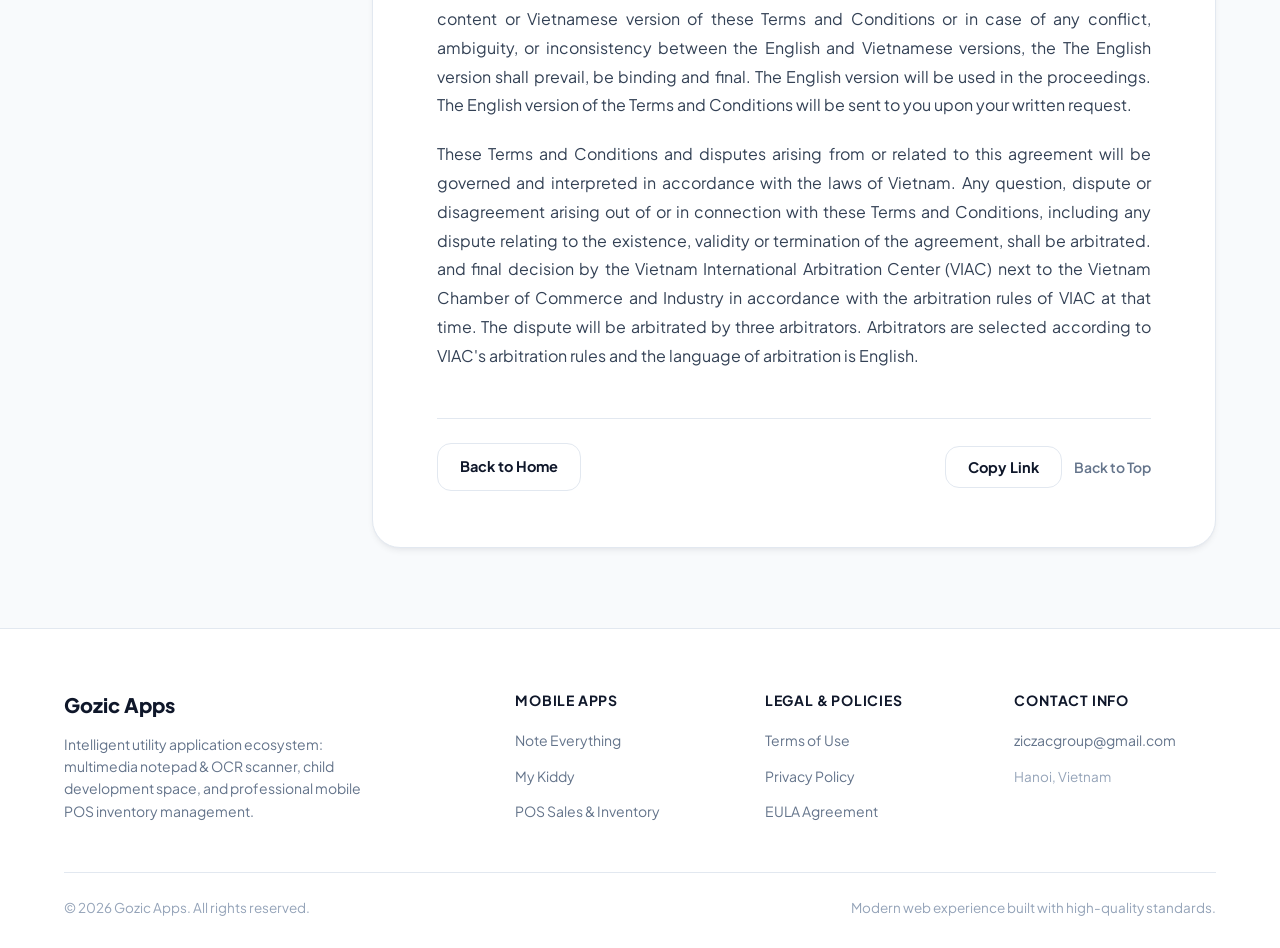
<file: pages/terms-and-conditions-of-use.html>
<!DOCTYPE html>
<html lang="en">
<head>
  <meta charset="UTF-8">
  <meta name="viewport" content="width=device-width, initial-scale=1.0">
  <title>Terms of Use - Gozic Apps</title>
  <meta name="title-i18n" content="terms_meta_title">
  <meta name="description" content="Please read these terms and conditions of use carefully before using our mobile applications and services.">
  
  <!-- Favicon -->
  <link rel="icon" type="image/png" href="../assets/photo/note-everything.png">
  
  <!-- Fonts -->
  <link rel="preconnect" href="https://fonts.googleapis.com">
  <link rel="preconnect" href="https://fonts.gstatic.com" crossorigin>
  <link href="https://fonts.googleapis.com/css2?family=Plus+Jakarta+Sans:wght@400;500;600;700;800&display=swap" rel="stylesheet">
  
  <!-- Stylesheets -->
  <link rel="stylesheet" href="../assets/css/style.css">
  <link rel="stylesheet" href="../assets/css/legal.css">
</head>
<body>

  <!-- Reading Progress Bar -->
  <div id="reading-progress"></div>

  <!-- Header -->
  <header class="site-header">
    <div class="container">
      <div class="nav-wrap">
        <a href="../index.html" class="brand-logo">
          <img src="../assets/photo/note-everything.png" alt="Gozic Apps Logo">
          <span>Gozic <span class="brand-accent">Apps</span></span>
        </a>

        <ul class="nav-links">
          <li><a href="../index.html" data-i18n="nav_home">Home</a></li>
          <li><a href="../index.html#apps" data-i18n="nav_apps">Apps</a></li>
          <li class="nav-dropdown">
            <a href="#" class="active" data-i18n="nav_legal">Legal & Terms ▾</a>
            <ul class="dropdown-menu">
              <li><a href="terms-and-conditions-of-use.html" data-i18n="nav_terms">Terms of Use</a></li>
              <li><a href="privacy-policy.html" data-i18n="nav_privacy">Privacy Policy</a></li>
              <li><a href="licensed-application-end-user-license-agreement.html" data-i18n="nav_eula">EULA Agreement</a></li>
            </ul>
          </li>
          <li><a href="../index.html#contact" data-i18n="nav_contact">Contact</a></li>
        </ul>

        <div class="nav-cta">
          <!-- Language Switcher Pill -->
          <div class="lang-switch" role="group" aria-label="Language Selector">
            <button type="button" class="lang-btn active" data-lang="en" aria-pressed="true">EN</button>
            <button type="button" class="lang-btn" data-lang="vi" aria-pressed="false">VI</button>
          </div>
          <a href="../index.html" class="btn btn-outline" data-i18n="back_to_home">
            <svg width="16" height="16" viewBox="0 0 24 24" fill="none" stroke="currentColor" stroke-width="2.2" stroke-linecap="round" stroke-linejoin="round"><line x1="19" y1="12" x2="5" y2="12"></line><polyline points="12 19 5 12 12 5"></polyline></svg>
            Back to Home
          </a>
        </div>

        <button class="mobile-toggle" aria-label="Toggle Menu">
          <span></span>
          <span></span>
          <span></span>
        </button>
      </div>
    </div>
  </header>

  <!-- Mobile Drawer -->
  <div class="mobile-nav-drawer">
    <div style="padding: 14px 20px; border-bottom: 1px solid var(--border-color); display: flex; align-items: center; justify-content: space-between;">
      <span style="font-size: 13px; font-weight: 700; color: var(--text-muted);" data-i18n="doc_lang_label">Language:</span>
      <div class="lang-switch" role="group" aria-label="Mobile Language Selector">
        <button type="button" class="lang-btn active" data-lang="en">EN</button>
        <button type="button" class="lang-btn" data-lang="vi">VI</button>
      </div>
    </div>
    <a href="../index.html" data-i18n="nav_home">Home</a>
    <a href="../index.html#apps" data-i18n="nav_apps">Apps</a>
    <a href="terms-and-conditions-of-use.html" data-i18n="nav_terms">Terms of Use</a>
    <a href="privacy-policy.html" data-i18n="nav_privacy">Privacy Policy</a>
    <a href="licensed-application-end-user-license-agreement.html" data-i18n="nav_eula">EULA Agreement</a>
    <a href="../index.html#contact" data-i18n="nav_contact">Contact</a>
  </div>

  <!-- Legal Hero Banner -->
  <section class="legal-hero">
    <div class="container">
      <!-- Breadcrumb -->
      <nav class="breadcrumb-nav">
        <a href="../index.html">
          <svg width="15" height="15" viewBox="0 0 24 24" fill="none" stroke="currentColor" stroke-width="2"><path d="M3 9l9-7 9 7v11a2 2 0 0 1-2 2H5a2 2 0 0 1-2-2z"></path><polyline points="9 22 9 12 15 12 15 22"></polyline></svg>
          <span data-i18n="breadcrumb_home">Home</span>
        </a>
        <span class="breadcrumb-separator">/</span>
        <span data-i18n="breadcrumb_legal">Legal Policies</span>
        <span class="breadcrumb-separator">/</span>
        <span style="color: var(--text-main); font-weight: 600;" data-i18n="nav_terms">Terms of Use</span>
      </nav>

      <div class="legal-title-wrap">
        <span class="badge-pill">
          <svg width="14" height="14" viewBox="0 0 24 24" fill="none" stroke="currentColor" stroke-width="2.5"><path d="M12 22s8-4 8-10V5l-8-3-8 3v7c0 6 8 10 8 10z"></path></svg>
          <span data-i18n="nav_terms">Terms of Use</span>
        </span>
        <h1 class="legal-main-title" data-i18n="terms_title">Terms and Conditions of Use</h1>
        <div class="legal-meta-bar">
          <div class="legal-meta-item">
            <svg viewBox="0 0 24 24" fill="none" stroke="currentColor" stroke-width="2"><rect x="3" y="4" width="18" height="18" rx="2" ry="2"></rect><line x1="16" y1="2" x2="16" y2="6"></line><line x1="8" y1="2" x2="8" y2="6"></line><line x1="3" y1="10" x2="18" y2="10"></line></svg>
            <span><span data-i18n="legal_meta_updated">Last updated:</span> <strong>12/03/2026</strong></span>
          </div>
          <div class="legal-meta-item">
            <svg viewBox="0 0 24 24" fill="none" stroke="currentColor" stroke-width="2"><circle cx="12" cy="12" r="10"></circle><polyline points="12 6 12 12 16 14"></polyline></svg>
            <span data-i18n="legal_meta_reading">Estimated reading: ~8 min</span>
          </div>
          <div class="legal-meta-item">
            <svg viewBox="0 0 24 24" fill="none" stroke="currentColor" stroke-width="2"><path d="M21 10c0 7-9 13-9 13s-9-6-9-13a9 9 0 0 1 18 0z"></path><circle cx="12" cy="10" r="3"></circle></svg>
            <span data-i18n="legal_meta_coverage">Worldwide coverage (iOS & Android)</span>
          </div>
        </div>
      </div>
    </div>
  </section>

  <!-- Legal Main Body -->
  <main class="legal-layout">
    <div class="container">
      <div class="legal-container">
        <!-- Sidebar Navigation (TOC) -->
        <aside class="legal-sidebar">
          <h4 data-i18n="toc_title">Table of Contents</h4>
          
          <!-- English TOC -->
          <ul id="toc-en" class="toc-list">
            <li><a href="#en-sec-1">1. Introduction</a></li>
            <li><a href="#en-sec-2">2. Use of the Service</a></li>
            <li><a href="#en-sec-3">3. Representations & Warranties</a></li>
            <li><a href="#en-sec-4">4. Payment</a></li>
            <li><a href="#en-sec-5">5. User Content</a></li>
            <li><a href="#en-sec-6">6. Grant & Limitation of Rights</a></li>
            <li><a href="#en-sec-7">7. Intellectual Property Rights</a></li>
            <li><a href="#en-sec-8">8. Security & Confidentiality</a></li>
            <li><a href="#en-sec-9">9. Interactions with Third Parties</a></li>
            <li><a href="#en-sec-10">10. Data Issues & Network</a></li>
            <li><a href="#en-sec-11">11. Limitation of Liability</a></li>
            <li><a href="#en-sec-12">12. Transfer & Assignment</a></li>
            <li><a href="#en-sec-13">13. General Terms</a></li>
          </ul>

          <!-- Vietnamese TOC -->
          <ul id="toc-vi" class="toc-list" style="display: none;">
            <li><a href="#vi-sec-1">1. Giới thiệu</a></li>
            <li><a href="#vi-sec-2">2. Sử dụng Dịch vụ</a></li>
            <li><a href="#vi-sec-3">3. Cam đoan và Bảo đảm</a></li>
            <li><a href="#vi-sec-4">4. Thanh toán</a></li>
            <li><a href="#vi-sec-5">5. Nội dung Người dùng</a></li>
            <li><a href="#vi-sec-6">6. Cấp Quyền & Hạn chế</a></li>
            <li><a href="#vi-sec-7">7. Quyền Sở hữu Trí tuệ</a></li>
            <li><a href="#vi-sec-8">8. Bảo mật</a></li>
            <li><a href="#vi-sec-9">9. Tương tác Bên thứ ba</a></li>
            <li><a href="#vi-sec-10">10. Vấn đề về Dữ liệu</a></li>
            <li><a href="#vi-sec-11">11. Giới hạn Trách nhiệm</a></li>
            <li><a href="#vi-sec-12">12. Chuyển nhượng</a></li>
            <li><a href="#vi-sec-13">13. Điều khoản Chung</a></li>
          </ul>

          <div style="margin-top: 24px; padding-top: 16px; border-top: 1px solid var(--border-color);">
            <a href="mailto:ziczacgroup@gmail.com" style="font-size: 13px; color: var(--text-muted); display: flex; align-items: center; gap: 6px;">
              <svg width="15" height="15" viewBox="0 0 24 24" fill="none" stroke="currentColor" stroke-width="2"><path d="M4 4h16c1.1 0 2 .9 2 2v12c0 1.1-.9 2-2 2H4c-1.1 0-2-.9-2-2V6c0-1.1.9-2 2-2z"></path><polyline points="22,6 12,13 2,6"></polyline></svg>
              <span data-i18n="legal_support">Legal Support</span>
            </a>
          </div>
        </aside>

        <!-- Document Card -->
        <article class="legal-card">
          <!-- Document Internal Language Switcher -->
          <div class="doc-lang-bar">
            <span class="doc-lang-label" data-i18n="doc_lang_label">Document Language:</span>
            <div class="doc-lang-tabs">
              <button type="button" class="doc-tab-btn active" data-doc-lang="en">
                <span>🇺🇸</span> English (Default)
              </button>
              <button type="button" class="doc-tab-btn" data-doc-lang="vi">
                <span>🇻🇳</span> Tiếng Việt
              </button>
            </div>
          </div>

          <div class="legal-notice-box" data-i18n="legal_notice">
            <strong>Important Notice:</strong> By downloading, installing, or continuing to use any application within the Gozic Apps ecosystem, you acknowledge that you have read, understood, and agreed to be bound by all the terms specified herein.
          </div>

          <div class="legal-content">
            <!-- English Version (Default) -->
            <div id="doc-en" class="doc-lang-pane">
<p>Important – please read carefully the terms of service stated below (“Terms and Conditions” or “Contract”). By using the Services (as defined below), you agree that you have read, understood, accepted and agreed to the Terms and Conditions. You also agree to the representations you make below. If you do not agree to these Terms and Conditions, please do not access or continue to use the Service or Application (as defined below).</p>
<p>These Terms and Conditions constitute a legal agreement between you and Gozic Apps  in connection with providing you with personal training scheduling services (“Service”) through an application installed on mobile devices called “Gozic Apps” or website https://note-everything.com/ and all affiliated websites and applications are owned and operated solely by Gozic Apps for the purpose of providing the Services (“Application”).</p>
<p>Gozic Apps reserves the right to modify, replace or change the Terms and Conditions or policies related to the Service at any time. Gozic Apps deemed appropriate (including adding or deleting any terms). Modifications, replacements or changes to the Terms and Conditions or policies related to the Service will take effect after the update is posted on the Application. You accept and agree that it is your responsibility to review the Terms and Conditions on a regular basis and your continued access or use of the Services after Gozic Apps Updates to the Terms and Conditions, whether or not you review them, will be deemed to constitute your agreement and acceptance to be bound by the Terms and Conditions as amended. , replace or change.</p>
<h2 id="en-sec-1">1. Introduction</h2>
<p>Through the Application, Gozic Apps provide you (“Practitioner”) with a technology platform that can help Practitioners arrange and schedule fitness and yoga sessions with a personal fitness instructor, or otherwise provide you (“Practitioner”) Exercise Instructions”) information and methods to schedule, collect and establish contact with Practitioners to provide fitness and yoga instruction services.</p>
<h2 id="en-sec-2">2. Use of the Service</h2>
<p>To use the Service, you must register and maintain an active Service account (“Account”). You should note that Accounts are only provided to people aged 18 years or older, or other adults under Vietnamese law (if older than 18 years old). You may only be assigned a single Account, unless otherwise permitted by Gozic Apps in written form.</p>
<p>Account registration requires you to provide Gozic Apps certain personal information, including your name, address, mobile phone number and age, as well as providing at least one valid payment method (via credit/payment card or other legal payment channels).</p>
<p>You agree to maintain the accuracy, completeness and currency of the information used for your Account. Failure to maintain the accuracy, completeness and up-to-dateness of Account information, including providing a payment method that is expired or no longer valid, may result in your being unable to access your account. and use the Services or Gozic Apps will terminate this agreement with you.</p>
<h2 id="en-sec-3">3. Representations and Warranties</h2>
<p>You may only use the Service in accordance with the methods supported on the Application. It is your responsibility to check and ensure that you have downloaded the correct Application and compatible version for your device. Gozic Appsaccepts no responsibility if you do not have a compatible device or if you have downloaded an incorrect or incompatible version of the Application for your device. Gozic Apps reserves the right not to allow you to use the Service in case you use the Application on an incompatible or unauthorized device or for purposes other than those supported by the Application. By using the Application, you agree that:</p>
<p class="legal-clause">(i) You are responsible for all actions arising from your Account, and agree to maintain the confidentiality of your Account name and password or any other means of identification that we provide for your use. Application and/or access to use the Service under all circumstances. In some cases, you may be required to provide proof of identity to access or use the Service and you agree that you have You may be denied access to or use of the Services if you refuse to provide such proof of identification.(ii) You may not authorize a third party to use your Account, and you may not transfer or carry out any other other form similar to your Account to any other person or entity.(iii) You will only use the Services in accordance with the purposes for which the Services support and are lawful, including access and use. Applications on personal devices only in connection with your use of the Services; and access and use any content, information, related materials provided through the Service, solely for personal and non-commercial purposes. (iv) You will not use the Application to send and store any unauthorized material or information or for fraudulent purposes.(v) You will not use the Application to annoy, harass, annoy or make bookings for the service (vi) You will not intend or act in any way that may cause disparagement, defamation, humiliation, intimidation, annoyance or bullying to any Trainer, Trainer or Instructor. Training, Gozic Appsor partner of Gozic Apps or the Application; (vii) You may not reproduce, modify, duplicate, distribute, license, rent, sell, resell, transfer, publicly display, or publicly perform. them, transmit, stream or otherwise exploit the Application and Services unless otherwise permitted Gozic Apps permission.(viii) You may not create the source code, reverse engineer, decompile the source of the Application.(ix) You may not link, copy, or frame any content of the Application.(x) You may not link, copy, or frame any content of the Application. Do not use or run any program or script that attempts to extract, configure, analyze, or mine data on any content of the Application or that unduly slows down or interferes with the operation/functioning of the Application. functionality in any aspect of the Services. (xi) You may not make unauthorized access or cause damage to any aspect of the Application and Services or related systems and networks. mandarin.</p>
<p class="legal-clause">• For Practitioners</p>
<p>In addition to the representations and warranties set forth herein, as a Trainer, you represent, warrant, understand and agree that:(i) You will not contact a Trainer for the purposes of for purposes other than using the Service; (ii) You will not use the Training Instructor's information for any purpose other than using the Service; (iii) You will not or do not intend to , whether intentionally or unintentionally, cause damage to the Training Instructor; (iv) You must not use any means to defraud Gozic Apps or enrich yourself, in any manner, whether fraudulent or otherwise, through any event, promotional activity or campaign by Gozic Apps conducted to encourage new accounts or use of the Services by new or existing customers;(v) You will not harass or otherwise behave in an inappropriate or disrespectful manner toward Gozic Apps and/or Practice Instructor with whom you may have concerns Gozic Apps or a Workout Instructor; (vi) You will not provide or disclose your password or another Trainer's password, including personal information or for the purposes of collecting such personal information; (vii) You will not allow anyone else to use the Service using your Account or another Trainer's Account; (viii) You will not book a workout or share a workout booking number with your Account or another Trainee Account to any other person;(ix) You agree that your use of the Application, Services and/or features integrated on the Application will subject to our Privacy Policy Gozic Apps which may be amended from time to time; and(x) You agree to accept full responsibility and liability for all loss or damage caused to yourself, other Trainees, Training Instructors, Gozic Apps and any third party where you breach any provision of these Terms and Conditions.</p>
<p class="legal-clause">• For Exercise Instructors</p>
<p>In addition to the representations and warranties set forth herein, as a Practice Instructor, you represent, warrant, understand and agree that:(i) You meet and will maintain the ability to meet all all the prescribed conditions and are allowed to provide fitness or yoga instruction services according to Vietnamese law at all times; (ii) You own, or have the right or permission to use the location Provide appropriate, legal training guidance services and meet training conditions according to Vietnamese law; (iii) You will be fully responsible for any and all complaints and judgments. and liability arising from any accident, loss or damage including, but not limited to, personal injury, death, total loss and property damage caused or alleged is due to the provision of exercise instruction services; (iv) You must comply with all Vietnamese laws related to the provision of exercise instruction services and will be solely responsible for any acts any violation of the law; (v) You will not contact the Trainer for any purpose other than to provide fitness and yoga training instructions under this Application; (vi) You will not use any What means of fraud? Gozic Apps or enrich yourself, in any manner, whether fraudulent or otherwise, whether or not through any event, advertising activity or campaign by Gozic Apps conducted to encourage new accounts or use of the Services by new or existing Fitness Instructors;(vii) You agree that your use of the Services will be subject to the Policy Privacy of Gozic Apps which may be amended from time to time.</p>
<h2 id="en-sec-4">4. Payment</h2>
<p class="legal-clause">• For Practitioners</p>
<p>The Trainer understands and agrees that using the Service will incur charges for the fitness and yoga instruction services you receive from the Fitness Instructor (“Workout Instruction Fee”).</p>
<p>After the Trainer selects the Training Instructor and the accompanying service package (including the number of training sessions with the Training Instructor), the Training Instructor Fee for the service package will be displayed on the Application.</p>
<p>Based on the Trainee's selection, the Training Instruction Fee will be paid at the time of purchase and in full by credit and/or debit card (“Card”) or by e-wallet or other means. Other methods are available on the Application when applicable. Gozic Apps Accordingly, send to the Practitioner a payment receipt via the Practitioner's email.</p>
<p>Payment of the Exercise Instruction Fee in any of the ways specified above shall be deemed to be the Trainee's direct payment of the Exercise Instruction Fee to the Exercise Instructor. The Training Instruction Fee will include applicable taxes according to the law.</p>
<p>The Training Instruction Fee once paid by the Trainer will be considered complete and will not be refunded, except in the case of Gozic Apps there are other regulations. The Exercise Instructor will begin providing exercise instruction services when Gozic Apps receive payment of the Trainee Instruction Fee in full from the Trainer. The Trainee is responsible for resolving any disputes with your Card issuer for disputes related to the issuance of your Card. Card issuance and use.</p>
<p class="legal-clause">• For Exercise Instructors</p>
<p>Training Instruction Fee is ok Gozic Apps Collection on behalf of the Training Instructor includes the software usage fee that the Training Instructor must pay. Gozic Apps.</p>
<p>Gozic Apps will remit a relevant portion of the Exercise Instruction Fee to the Exercise Instructor, calculated pro rata based on the number of exercise instruction sessions carried out by the Exercise Instructor and after deduction less all related commissions, which shall be considered remuneration for providing the ServicesGozic Apps to the Practice Instructor, at a percentage agreed between the Practice Instructor and Gozic Apps, applicable taxes and fees payable to third parties. Any payment of Gozic Apps to the Practice Instructor according to the formula agreed upon in this article shall be net, final and without dispute.</p>
<p>The actual Instructor Fee will be transferred to the Instructor's bank account no later than thirty (30) days after the Instructor confirms the number of sessions performed and the Practitioner's satisfaction.</p>
<p>Gozic Apps may, at its sole discretion, offer promotional offers with different specifications and different rates to any Trainee, which promotional offers will be determined by the Trainer. Conducted Practice Instructions. Gozic Appsmay determine or change the Training Instruction Fee at any time Gozic Apps, in its sole discretion, deems necessary or appropriate for business operations.</p>
<h2 id="en-sec-5">5. User Content</h2>
<p>You may create, post or share content, reviews, comments, materials, data, information, text, images and/or other forms of data (“User Content”). on Application. You agree that you will not post, upload, transmit, share, store, create or make available in any way through the Service any of the following content:</p>
<p class="legal-clause">(i) User Content that is defamatory, libelous, offensive, obscene, pornographic, pornographic, indecent, lascivious, vulgar, suggestive, violent, harassing, hateful hateful, threatening, offensive, discriminatory, objectionable, abusive, inflammatory, dishonest, fraudulent or otherwise offensive; (ii) User Content that is considered illegal or unlawful law, be deemed to constitute, encourage or provide instructions for a criminal offense or in any other way create liability or violate any local, national or international law. (iii) User Content that may infringe or violate any patent, trademark, trade secret, copyright, privacy right, right of publicity or other intellectual property right, or any other rights, of any party;(iv) Automated advertisements, political campaign or commercial messages (SPAM) or any chain messages or User Content designed to deceive or defraud users of the Service; (v) Personal information of any third party, including, but not limited to, addresses, phone numbers, email addresses, identification numbers and credit card number;(vi) Viruses, corrupted data or other files or code intended to destroy, disrupt or harm, programs or other software designed to automatically interfere with the Service without without the written consent of Gozic Apps.In any case, Gozic Apps reserves the right to remove or refuse to allow you to post User Content on the site for any reason or without providing a reason, including User Content that Gozic Apps has the sole discretion to determine whether it has violated the terms and conditions and/or regulations, policies, and other related terms during the use of the Service. Gozic Apps may take these actions without prior notice to you or any other third party. You are solely responsible for all User Content that you post. Gozic Apps is not responsible for User Content and only confirms the authenticity of the information in User Content. You AGREE that if any individual or organization makes a complaint Gozic Apps in connection with the User Content you post, to the extent permitted by law, you shall indemnify and defend Gozic Apps against all damages, losses and expenses of any kind (including attorneys' fees and expenses) arising out of such claim. Any User Content provided by you shall be own your own. However, by providing User Content, you grant Gozic Apps a worldwide, perpetual, irrevocable, transferable, free of charge, with the right to sublicense, use, copy, modify, create derivative content, share, display and public performance, and other rights of exploitation in any manner whatsoever, of such User Content in any existing or future formats and distribution channels (including in connection with the Services and its business operations Gozic Apps and matters relating to third party websites and services), without notice to or consent from you, and Gozic Apps will not incur any costs to you or any other person or entity. You may terminate this permission by deleting the posted content or your account. However, content will continue to appear if you have shared it with others and they have not deleted it. You should read this User Content terms with Privacy Policy (can be found at Application ) to better and more fully understand how User Content is collected and used by Gozic Apps and related parties. By using the Application and Services, you know and warrant that: (i) you are the sole and exclusive owner of all User Content or that you have all rights , the license, consent and transfer rights necessary to permit Gozic Apps have the right to use the above User Content; (ii) no User Content, or your presentation, posting, publication or otherwise of your User Content, or the right to use User Content by Gozic Apps as authorized above would constitute a breach, violation or infringement of any third party's intellectual property rights or contractual rights, or rights of publicity and confidentiality, or would result in the violation of any other any applicable law;(iii) you give your permission Gozic Apps use your name, profile picture and information about your actions on the Application in connection with or in connection with advertisements, offers and other sponsored content provided by Gozic Apps displayed on its Applications and/or Services without compensation to you.Gozic Apps always appreciate your feedback or other suggestions regarding the Services and Applications, but you understand that Gozic Apps may use your feedback or suggestions without any obligation to compensate you for such content (in the same way that you would have no obligation to provide it).</p>
<h2 id="en-sec-6">6. Grant of Rights and Limitation of Rights</h2>
<p>Gozic Apps and the granting parties Gozic Apps, when applicable, grants you a revocable, non-exclusive, non-transferable, personal license limited to your personal, non-commercial use of the Application. commercial purposes, subject to these Terms and Conditions. You may not use the Application to: (i) send spam or mass or automated messages; (ii) send or store material that is infringing, obscene, threatening, libelous, or otherwise unlawful or harmful, including, without limitation, material that is harmful to children or third party privacy; (iii) submit material that contains software viruses, worms, Trojan hours or malicious code, files, scripts, spies or computer programs; (iv) interfere with or disrupt the integrity or performance of the Application or the data contained therein; (v) attempt to gain unauthorized access to the Application or its related systems or networks; or (vi) impersonate any person or entity (vii) abstain from any act that may damage the goodwill or reputation of Gozic Apps.</p>
<h2 id="en-sec-7">7. Intellectual Property Rights</h2>
<p>Only Gozic Apps and the granting parties Gozic Apps, where applicable, shall own all right, title and interest, including all related intellectual property rights, in and to the Application and, more broadly, the Services and any suggestions, ideas, upgrade requests, feedback, recommendations or other information provided by you or any other party in connection with the Service.</p>
<p>These Terms and Conditions do not constitute an agreement of sale and do not transfer to you any ownership rights in or to the Services and/or Application, or any intellectual property rights. Which is owned by Gozic Apps and/or its licensors Gozic Apps. Name Gozic Apps, logo Gozic Apps, the Service and/or Application logo and the Gozic Apps Service and product names related to the Application are trademarks of Gozic Apps or third parties, and no right or license is granted to use them. To avoid misunderstanding, the term Application here includes all parts, processes and designs that make up the Application.</p>
<h2 id="en-sec-8">8. Security</h2>
<p>Each Party hereby undertakes at all times to keep all information and data relating thereto strictly confidential Gozic Apps, services, products, business, marketing and promotional plans or other activities of Gozic Apps and the Gozic Apps link of Gozic Apps, as well as information regarding third party service providers disclosed to you by Gozic Apps or representative of Gozic Apps (whether orally or in writing, before, at or after the date of this Agreement) or has been obtained by you, indirectly or directly, from Gozic Apps or any of the Gozic Apps any other link, or which has been created in the course of entering into this agreement and shall not disclose or otherwise disclose to any other party this agreement or any and all documents or any other other relevant sections. The Parties hereby accept and agree that these confidentiality commitments will remain in effect after termination of this Agreement.</p>
<h2 id="en-sec-9">9. Interactions with Third Parties</h2>
<p>The Application and Services may be offered or accessed concurrently with third party content and services (including advertising) without Gozic Apps no management. You are aware that different terms of use and privacy policies apply when using these third party content and services. Gozic Apps does not endorse the content and services of these third parties and is not, in any event, responsible for any products or services provided by these third parties.</p>
<p>The Service and the rights thereto shall be deemed the property of Gozic Apps. Nothing in these Terms and Conditions or your use of the Service shall be deemed to grant you any rights:(i) in or in connection with the Service other than the limited rights set out above. above; or (ii) to use or refer in any way to the name Gozic Apps, or Application names, logos, product and service names, brand names or service marks.</p>
<p>Gozic Apps provide the Services to you in accordance with these Terms and Conditions. However, you acknowledge that some third party providers of fitness coaching services may require you to agree to additional or different terms and conditions before you use or access those goods or services. Acceptance of these additional terms and conditions constitutes a separate legal binding between you and the third party service providers.</p>
<h2 id="en-sec-10">10. Data Issues</h2>
<p>You are responsible for accessing the mobile data network to use the Service. Data and messaging network usage charges may be charged if you access or use the Service from a device capable of using a wireless network.</p>
<p>You are responsible for providing and updating compatible hardware or devices to access and use the Services and Applications and any subsequently updated versions of the Services and Applications.</p>
<p>Gozic Apps does not guarantee that the Service, or any content of the Service, will operate on any particular hardware or device. In addition, the Service may experience errors or delays during use due to Internet factors or other electronic interactions.</p>
<h2 id="en-sec-11">11. Waiver, Limitation of Liability and Indemnification</h2>
<p>Gozic Apps DOES NOT and DOES NOT INTEND to provide fitness and yoga instruction services, and/or any similar services that under the law may be considered a sports service business under the law. Vietnamese law. Therefore, Gozic Apps will not be responsible for the fitness and yoga instruction services that Fitness Instructors provide to Practitioners. The Services are provided on an “as is” and “as available” basis. Gozic Apps disclaim all representations and warranties, expressed, implied or stipulated, not set out in these Terms and Conditions, including any implied warranties relating to the ability to provide services, fitness for sale, for a particular purpose and non-infringement of such warranties. Besides, Gozic Apps makes no representations, warranties or undertakings regarding the reliability, timeliness, quality, suitability or availability of the Services or any services or goods ordered through use of the Service, or that the Service will not be interrupted or subject to technical errors.</p>
<p>Gozic Apps makes no representation as to the quality, suitability, safety, or competence of the Exercise Instructor. You agree that the entire risk arising from your use of the Service, and any related services or goods, shall be yours to the maximum extent permitted by law. Current law.</p>
<p>Gozic Apps shall not be liable for any damages whether indirect or incidental, special or general, resulting from the imposition of sanctions or as a result of any other conduct, including loss of profits, data, personal injury or property damage related to, or arising from, the use of the Services, including Gozic Apps has been advised of the possibility of the above damages. Gozic Apps will not be responsible for any damages, liabilities or losses arising from your use or reliance on the Services or your inability to access or use the Services; or any dealings or relationship between the Trainer and the Training Instructor, including Gozic Apps has been advised of the possibility of the above damages.Gozic Apps shall not be liable for any delay or failure to act arising from causes beyond our reasonable control. Gozic Apps.</p>
<p>A Practitioner may use the Service to request or schedule fitness and yoga services with a Fitness Instructor, but the Practitioner agrees that Gozic Apps has no responsibility or liability to the Exerciser in connection with the exercise services provided by the Exercise Instructor.</p>
<p>The Practitioner agrees to waive and hold Gozic Apps and its officers, directors, employees and agents Gozic Apps from any claims, demands, losses, liabilities and expenses (including attorneys' fees), arising out of or in connection with: (i) the use of the Service or its services and goods. Practitioner gains through use of the Services;(ii) a Practitioner's violation of any of these Terms and Conditions;(iii) your use of User Content Gozic Apps; or (iv) the Exerciser's violation of the rights of any third party, including the Exercise Instructor.</p>
<h2 id="en-sec-12">12. Transfer</h2>
<p>You may not assign these Terms and Conditions without our prior consent Gozic Apps. Gozic Apps will assign the Terms and Conditions without your consent to:(i) Gozic Apps child or related party; (ii) the party that owns the capital, rights or assets of Gozic Apps; or (iii) successor after merger. Any transfer in violation of the above provisions will be considered void. No relationship including joint venture, partnership, employment, or agency exists between you, Gozic Apps or any third party will be deemed to result from entering into these Terms and Conditions or through use of the Services.</p>
<h2 id="en-sec-13">13. General Terms</h2>
<p>If any provision of these Terms and Conditions is deemed invalid or unenforceable, that provision will be removed and the remaining provisions will remain in effect according to applicable law.</p>
<p>Job Gozic Apps No failure to enforce any right or provision of these Terms and Conditions shall be deemed to be Gozic Apps waive such rights and provisions except in cases where Gozic Apps acknowledge and agree in writing.</p>
<p>This Contract is made bilingual in English and Vietnamese. In case of any dispute regarding the content or Vietnamese version of these Terms and Conditions or in case of any conflict, ambiguity, or inconsistency between the English and Vietnamese versions, the The English version shall prevail, be binding and final. The English version will be used in the proceedings. The English version of the Terms and Conditions will be sent to you upon your written request.</p>
<p>These Terms and Conditions and disputes arising from or related to this agreement will be governed and interpreted in accordance with the laws of Vietnam. Any question, dispute or disagreement arising out of or in connection with these Terms and Conditions, including any dispute relating to the existence, validity or termination of the agreement, shall be arbitrated. and final decision by the Vietnam International Arbitration Center (VIAC) next to the Vietnam Chamber of Commerce and Industry in accordance with the arbitration rules of VIAC at that time. The dispute will be arbitrated by three arbitrators. Arbitrators are selected according to VIAC's arbitration rules and the language of arbitration is English.</p>
            </div>

            <!-- Vietnamese Version -->
            <div id="doc-vi" class="doc-lang-pane" style="display: none;">
<p><strong>Quan trọng – vui lòng đọc kỹ các điều khoản dịch vụ được nêu dưới đây (“Điều khoản và Điều kiện” hoặc “Hợp đồng”).</strong> Bằng việc sử dụng các Dịch vụ (như được định nghĩa dưới đây), bạn đồng ý rằng bạn đã đọc, hiểu, chấp nhận và đồng ý với các Điều khoản và Điều kiện. Bạn cũng đồng ý với các cam đoan mà bạn đưa ra dưới đây. Nếu bạn không đồng ý với các Điều khoản và Điều kiện này, vui lòng không truy cập hoặc tiếp tục sử dụng Dịch vụ hoặc Ứng dụng (như được định nghĩa dưới đây).</p>
<p>Các Điều khoản và Điều kiện này cấu thành một thỏa thuận pháp lý giữa bạn và Gozic Apps liên quan đến việc cung cấp cho bạn các dịch vụ sắp xếp lịch đào tạo cá nhân (“Dịch vụ”) thông qua một ứng dụng được cài đặt trên các thiết bị di động có tên là “Gozic Apps” hoặc trang web https://note-everything.com/ và tất cả các trang web cũng như ứng dụng liên kết được sở hữu và vận hành duy nhất bởi Gozic Apps nhằm mục đích cung cấp các Dịch vụ (“Ứng dụng”).</p>
<p>Gozic Apps bảo lưu quyền sửa đổi, thay thế hoặc thay đổi các Điều khoản và Điều kiện hoặc các chính sách liên quan đến Dịch vụ vào bất kỳ lúc nào mà Gozic Apps cho là phù hợp (bao gồm cả việc thêm hoặc xóa bất kỳ điều khoản nào). Các sửa đổi, thay thế hoặc thay đổi đối với Điều khoản và Điều kiện hoặc các chính sách liên quan đến Dịch vụ sẽ có hiệu lực sau khi bản cập nhật được đăng trên Ứng dụng. Bạn chấp nhận và đồng ý rằng trách nhiệm của bạn là phải xem xét các Điều khoản và Điều kiện một cách thường xuyên và việc bạn tiếp tục truy cập hoặc sử dụng các Dịch vụ sau khi Gozic Apps cập nhật các Điều khoản và Điều kiện, cho dù bạn có xem xét chúng hay không, sẽ được coi là cấu thành sự đồng ý và chấp nhận của bạn để chịu sự ràng buộc bởi các Điều khoản và Điều kiện đã được sửa đổi, thay thế hoặc thay đổi.</p>
<h2 id="vi-sec-1">1. Giới thiệu</h2>
<p>Thông qua Ứng dụng, Gozic Apps cung cấp cho bạn (“Người tập”) một nền tảng công nghệ có thể giúp Người tập sắp xếp và lên lịch các buổi tập thể dục và yoga với một huấn luyện viên thể hình cá nhân, hoặc cung cấp cho bạn (“Hướng dẫn tập luyện”) thông tin và phương thức để lên lịch, thu thập và thiết lập liên lạc với Người tập để cung cấp dịch vụ hướng dẫn thể dục và yoga.</p>
<h2 id="vi-sec-2">2. Sử dụng Dịch vụ</h2>
<p>Để sử dụng Dịch vụ, bạn phải đăng ký và duy trì một tài khoản Dịch vụ đang hoạt động (“Tài khoản”). Bạn nên lưu ý rằng Tài khoản chỉ được cung cấp cho những người từ 18 tuổi trở lên, hoặc những người trưởng thành khác theo pháp luật Việt Nam (nếu trên 18 tuổi). Bạn chỉ có thể được chỉ định một Tài khoản duy nhất, trừ khi được Gozic Apps cho phép khác bằng văn bản.</p>
<p>Đăng ký tài khoản yêu cầu bạn cung cấp cho Gozic Apps một số thông tin cá nhân nhất định, bao gồm tên, địa chỉ, số điện thoại di động và độ tuổi của bạn, cũng như cung cấp ít nhất một phương thức thanh toán hợp lệ (thông qua thẻ tín dụng/thanh toán hoặc các kênh thanh toán hợp pháp khác).</p>
<p>Bạn đồng ý duy trì tính chính xác, đầy đủ và cập nhật của thông tin được sử dụng cho Tài khoản của mình. Việc không duy trì tính chính xác, đầy đủ và cập nhật của thông tin Tài khoản, bao gồm cả việc cung cấp phương thức thanh toán đã hết hạn hoặc không còn hiệu lực, có thể dẫn đến việc bạn không thể truy cập và sử dụng các Dịch vụ hoặc Gozic Apps sẽ chấm dứt thỏa thuận này với bạn.</p>
<h2 id="vi-sec-3">3. Cam đoan và Bảo đảm</h2>
<p>Bạn chỉ có thể sử dụng Dịch vụ phù hợp với các phương thức được hỗ trợ trên Ứng dụng. Trách nhiệm của bạn là kiểm tra và đảm bảo rằng bạn đã tải đúng Ứng dụng và phiên bản tương thích cho thiết bị của mình. Gozic Apps không chịu trách nhiệm nếu bạn không có thiết bị tương thích hoặc nếu bạn đã tải xuống phiên bản Ứng dụng không chính xác hoặc không tương thích cho thiết bị của mình. Gozic Apps bảo lưu quyền không cho phép bạn sử dụng Dịch vụ trong trường hợp bạn sử dụng Ứng dụng trên thiết bị không tương thích hoặc không được phép hoặc cho các mục đích khác ngoài những mục đích được Ứng dụng hỗ trợ. Bằng việc sử dụng Ứng dụng, bạn đồng ý rằng:</p>
<p class="legal-clause">(i) Bạn chịu trách nhiệm cho tất cả các hành động phát sinh từ Tài khoản của mình, và đồng ý duy trì tính bảo mật của tên Tài khoản và mật khẩu hoặc bất kỳ phương tiện nhận dạng nào khác mà chúng tôi cung cấp để bạn sử dụng Ứng dụng và/hoặc truy cập để sử dụng Dịch vụ trong mọi trường hợp. Trong một số trường hợp, bạn có thể được yêu cầu cung cấp bằng chứng nhận dạng để truy cập hoặc sử dụng Dịch vụ và bạn đồng ý rằng bạn có thể bị từ chối truy cập hoặc sử dụng Dịch vụ nếu bạn từ chối cung cấp bằng chứng nhận dạng đó.
(ii) Bạn không được ủy quyền cho bên thứ ba sử dụng Tài khoản của mình, và bạn không được chuyển nhượng hoặc thực hiện bất kỳ hình thức nào khác tương tự đối với Tài khoản của mình cho bất kỳ cá nhân hoặc tổ chức nào khác.
(iii) Bạn sẽ chỉ sử dụng Dịch vụ phù hợp với các mục đích mà Dịch vụ hỗ trợ và là hợp pháp, bao gồm việc truy cập và sử dụng Ứng dụng trên các thiết bị cá nhân chỉ liên quan đến việc bạn sử dụng Dịch vụ; và truy cập và sử dụng bất kỳ nội dung, thông tin, tài liệu liên quan nào được cung cấp thông qua Dịch vụ, chỉ cho mục đích cá nhân và phi thương mại.
(iv) Bạn sẽ không sử dụng Ứng dụng để gửi và lưu trữ bất kỳ tài liệu hoặc thông tin trái phép nào hoặc cho mục đích gian lận.
(v) Bạn sẽ không sử dụng Ứng dụng để làm phiền, quấy rối, gây khó chịu hoặc thực hiện các lượt đặt chỗ dịch vụ giả mạo.
(vi) Bạn sẽ không có ý định hoặc hành động theo bất kỳ cách nào có thể gây ra sự miệt thị, phỉ báng, làm nhục, đe dọa, làm phiền hoặc bắt nạt đối với bất kỳ Người tập, Huấn luyện viên hoặc Người hướng dẫn tập luyện nào, Gozic Apps hoặc đối tác của Gozic Apps hoặc Ứng dụng.
(vii) Bạn không được sao chép, sửa đổi, nhân bản, phân phối, cấp phép, cho thuê, bán, bán lại, chuyển nhượng, hiển thị công khai hoặc biểu diễn công khai chúng, truyền tải, phát trực tuyến hoặc khai thác Ứng dụng và Dịch vụ theo cách khác trừ khi được Gozic Apps cho phép.
(viii) Bạn không được tạo mã nguồn, kỹ thuật đảo ngược, giải mã mã nguồn của Ứng dụng.
(ix) Bạn không được liên kết, sao chép hoặc đóng khung (frame) bất kỳ nội dung nào của Ứng dụng.
(x) Bạn không được sử dụng hoặc chạy bất kỳ chương trình hoặc tập lệnh nào nhằm cố gắng trích xuất, cấu hình, phân tích hoặc khai thác dữ liệu trên bất kỳ nội dung nào của Ứng dụng hoặc làm chậm trễ hoặc cản trở hoạt động/chức năng của Ứng dụng một cách bất hợp lý trong bất kỳ khía cạnh nào của Dịch vụ.
(xi) Bạn không được thực hiện việc truy cập trái phép hoặc gây thiệt hại cho bất kỳ khía cạnh nào của Ứng dụng và Dịch vụ hoặc các hệ thống và mạng lưới liên quan.</p>
<p>Đối với Người tập
Ngoài các cam đoan và bảo đảm được quy định tại đây, với tư cách là Người tập, bạn cam đoan, bảo đảm, hiểu và đồng ý rằng:
(i) Bạn sẽ không liên hệ với Huấn luyện viên cho các mục đích khác ngoài việc sử dụng Dịch vụ; (ii) Bạn sẽ không sử dụng thông tin của Người hướng dẫn tập luyện cho bất kỳ mục đích nào khác ngoài việc sử dụng Dịch vụ; (iii) Bạn sẽ không hoặc không có ý định, dù vô tình hay hữu ý, gây thiệt hại cho Người hướng dẫn tập luyện; (iv) Bạn không được sử dụng bất kỳ phương tiện nào để gian lận Gozic Apps hoặc làm giàu cho bản thân, theo bất kỳ cách thức nào, dù là gian lận hay cách khác, thông qua bất kỳ sự kiện, hoạt động khuyến mại hoặc chiến dịch nào do Gozic Apps thực hiện để khuyến khích các tài khoản mới hoặc việc sử dụng Dịch vụ bởi các khách hàng mới hoặc hiện tại; (v) Bạn sẽ không quấy rối hoặc có hành vi không phù hợp hoặc không tôn trọng đối với Gozic Apps và/hoặc Người hướng dẫn tập luyện mà bạn có thể có mối quan hệ; (vi) Bạn sẽ không cung cấp hoặc tiết lộ mật khẩu của mình hoặc mật khẩu của Người tập khác, bao gồm cả thông tin cá nhân hoặc cho mục đích thu thập thông tin cá nhân đó; (vii) Bạn sẽ không cho phép bất kỳ ai khác sử dụng Dịch vụ bằng Tài khoản của bạn hoặc Tài khoản của Người tập khác; (viii) Bạn sẽ không đặt lịch tập luyện hoặc chia sẻ mã số đặt lịch tập luyện bằng Tài khoản của bạn hoặc Tài khoản Người tập khác cho bất kỳ người nào khác; (ix) Bạn đồng ý rằng việc sử dụng Ứng dụng, Dịch vụ và/hoặc các tính năng được tích hợp trên Ứng dụng sẽ tuân theo Chính sách Bảo mật của Gozic Apps, vốn có thể được sửa đổi tùy từng thời điểm; và (x) Bạn đồng ý chấp nhận toàn bộ trách nhiệm và nghĩa vụ đối với tất cả các tổn thất hoặc thiệt hại gây ra cho chính bạn, những Người tập khác, Người hướng dẫn tập luyện, Gozic Apps và bất kỳ bên thứ ba nào khi bạn vi phạm bất kỳ điều khoản nào của các Điều khoản và Điều kiện này.</p>
<p>Đối với Người hướng dẫn tập luyện
Ngoài các cam đoan và bảo đảm được quy định tại đây, với tư cách là Người hướng dẫn tập luyện, bạn cam đoan, bảo đảm, hiểu và đồng ý rằng:
(i) Bạn đáp ứng và sẽ duy trì khả năng đáp ứng tất cả các điều kiện quy định và được phép cung cấp dịch vụ hướng dẫn thể dục hoặc yoga theo pháp luật Việt Nam tại mọi thời điểm; (ii) Bạn sở hữu, hoặc có quyền hoặc sự cho phép sử dụng địa điểm cung cấp dịch vụ hướng dẫn tập luyện phù hợp, hợp pháp và đáp ứng các điều kiện tập luyện theo pháp luật Việt Nam; (iii) Bạn sẽ chịu trách nhiệm hoàn toàn đối với bất kỳ và tất cả các khiếu nại, phán quyết và trách nhiệm phát sinh từ bất kỳ tai nạn, mất mát hoặc thiệt hại nào bao gồm, nhưng không giới hạn ở, thương tích cá nhân, tử vong, tổn thất toàn bộ và thiệt hại tài sản gây ra hoặc bị cáo buộc là do việc cung cấp dịch vụ hướng dẫn tập luyện; (iv) Bạn phải tuân thủ tất cả các luật pháp Việt Nam liên quan đến việc cung cấp dịch vụ hướng dẫn tập luyện và sẽ chịu trách nhiệm duy nhất cho bất kỳ hành vi vi phạm pháp luật nào; (v) Bạn sẽ không liên hệ với Người tập cho bất kỳ mục đích nào khác ngoài việc cung cấp hướng dẫn tập thể dục và yoga theo Ứng dụng này; (vi) Bạn sẽ không sử dụng bất kỳ phương thức gian lận nào đối với Gozic Apps hoặc làm giàu cho bản thân, theo bất kỳ cách thức nào, dù gian lận hay cách khác, dù có hay không thông qua bất kỳ sự kiện, hoạt động quảng cáo hoặc chiến dịch nào do Gozic Apps thực hiện để khuyến khích các tài khoản mới hoặc việc sử dụng Dịch vụ bởi các Người hướng dẫn tập luyện mới hoặc hiện tại; (vii) Bạn đồng ý rằng việc sử dụng Dịch vụ của bạn sẽ tuân theo Chính sách Bảo mật của Gozic Apps, vốn có thể được sửa đổi tùy từng thời điểm.</p>
<h2 id="vi-sec-4">4. Thanh toán</h2>
<p>Đối với Người tập
Người tập hiểu và đồng ý rằng việc sử dụng Dịch vụ sẽ phát sinh các khoản phí cho dịch vụ hướng dẫn thể dục và yoga mà bạn nhận được từ Người hướng dẫn tập luyện (“Phí hướng dẫn tập luyện”).
Sau khi Người tập lựa chọn Người hướng dẫn tập luyện và gói dịch vụ đi kèm (bao gồm số lượng buổi tập với Người hướng dẫn tập luyện), Phí hướng dẫn tập luyện cho gói dịch vụ sẽ được hiển thị trên Ứng dụng.
Dựa trên sự lựa chọn của Người tập, Phí hướng dẫn tập luyện sẽ được thanh toán tại thời điểm mua và thanh toán đầy đủ bằng thẻ tín dụng và/hoặc thẻ ghi nợ (“Thẻ”) hoặc bằng ví điện tử hoặc các phương thức khác có sẵn trên Ứng dụng khi áp dụng. Theo đó, Gozic Apps gửi cho Người tập một biên lai thanh toán qua email của Người tập.
Việc thanh toán Phí hướng dẫn tập luyện theo bất kỳ cách nào được quy định ở trên sẽ được coi là việc Người tập thanh toán trực tiếp Phí hướng dẫn tập luyện cho Người hướng dẫn tập luyện. Phí hướng dẫn tập luyện sẽ bao gồm các loại thuế áp dụng theo quy định của pháp luật.
Phí hướng dẫn tập luyện một khi đã được Người tập thanh toán sẽ được coi là hoàn tất và sẽ không được hoàn lại, trừ trường hợp Gozic Apps có các quy định khác. Người hướng dẫn tập luyện sẽ bắt đầu cung cấp dịch vụ hướng dẫn tập luyện khi Gozic Apps nhận được đầy đủ khoản thanh toán Phí hướng dẫn tập luyện từ Người tập. Người tập có trách nhiệm giải quyết bất kỳ tranh chấp nào với tổ chức phát hành Thẻ của bạn đối với các tranh chấp liên quan đến việc phát hành và sử dụng Thẻ.</p>
<p>Đối với Người hướng dẫn tập luyện
Phí hướng dẫn tập luyện được Gozic Apps thu thay cho Người hướng dẫn tập luyện bao gồm phí sử dụng phần mềm mà Người hướng dẫn tập luyện phải trả cho Gozic Apps.
Gozic Apps sẽ chuyển một phần liên quan của Phí hướng dẫn tập luyện cho Người hướng dẫn tập luyện, được tính theo tỷ lệ dựa trên số buổi hướng dẫn tập luyện được thực hiện bởi Người hướng dẫn tập luyện và sau khi trừ đi tất cả các khoản hoa hồng liên quan, khoản này sẽ được coi là thù lao cho việc cung cấp Dịch vụ của Gozic Apps cho Người hướng dẫn tập luyện, theo tỷ lệ phần trăm được thỏa thuận giữa Người hướng dẫn tập luyện và Gozic Apps, các loại thuế và phí áp dụng phải trả cho các bên thứ ba. Mọi khoản thanh toán của Gozic Apps cho Người hướng dẫn tập luyện theo công thức đã thỏa thuận trong điều khoản này sẽ là khoản ròng, cuối cùng và không có tranh chấp.
Phí hướng dẫn thực tế sẽ được chuyển vào tài khoản ngân hàng của Người hướng dẫn không muộn hơn ba mươi (30) ngày sau khi Người hướng dẫn xác nhận số buổi thực hiện và sự hài lòng của Người tập.
Gozic Apps có thể, theo quyết định riêng của mình, đưa ra các ưu đãi khuyến mại với các đặc điểm kỹ thuật khác nhau và mức giá khác nhau cho bất kỳ Người tập nào, các ưu đãi khuyến mại này sẽ được thực hiện bởi Người hướng dẫn tập luyện. Gozic Apps có thể xác định hoặc thay đổi Phí hướng dẫn tập luyện vào bất kỳ lúc nào mà Gozic Apps, theo quyết định riêng của mình, cho là cần thiết hoặc phù hợp cho hoạt động kinh doanh.</p>
<h2 id="vi-sec-5">5. Nội dung Người dùng</h2>
<p>Bạn có thể tạo, đăng hoặc chia sẻ nội dung, đánh giá, bình luận, tài liệu, dữ liệu, thông tin, văn bản, hình ảnh và/hoặc các hình thức dữ liệu khác (“Nội dung Người dùng”) trên Ứng dụng. Bạn đồng ý rằng bạn sẽ không đăng, tải lên, truyền tải, chia sẻ, lưu trữ, tạo hoặc cung cấp theo bất kỳ cách nào thông qua Dịch vụ bất kỳ nội dung nào sau đây:
(i) Nội dung Người dùng có tính chất phỉ báng, bôi nhọ, xúc phạm, tục tĩu, khiêu dâm, đồi trụy, không đứng đắn, dâm ô, thô tục, gợi dục, bạo lực, quấy rối, thù hận, đe dọa, xúc phạm, phân biệt đối xử, gây phản cảm, lăng mạ, kích động, không trung thực, gian lận hoặc gây khó chịu theo cách khác; (ii) Nội dung Người dùng được coi là bất hợp pháp hoặc trái pháp luật, được coi là cấu thành, khuyến khích hoặc cung cấp hướng dẫn cho một tội phạm hình sự hoặc theo bất kỳ cách nào khác tạo ra trách nhiệm pháp lý hoặc vi phạm bất kỳ luật địa phương, quốc gia hoặc quốc tế nào. (iii) Nội dung Người dùng có thể xâm phạm hoặc vi phạm bất kỳ bằng sáng chế, nhãn hiệu, bí mật kinh doanh, bản quyền, quyền riêng tư, quyền công khai hoặc quyền sở hữu trí tuệ nào khác, hoặc bất kỳ quyền nào khác của bất kỳ bên nào; (iv) Các quảng cáo tự động, thông điệp vận động chính trị hoặc thương mại (SPAM) hoặc bất kỳ thông điệp chuỗi nào hoặc Nội dung Người dùng được thiết kế để lừa dối hoặc lừa đảo người dùng Dịch vụ; (v) Thông tin cá nhân của bất kỳ bên thứ ba nào, bao gồm nhưng không giới hạn ở địa chỉ, số điện thoại, địa chỉ email, số nhận dạng và số thẻ tín dụng; (vi) Virus, dữ liệu bị hỏng hoặc các tệp hoặc mã khác nhằm mục đích phá hủy, làm gián đoạn hoặc gây hại, các chương trình hoặc phần mềm khác được thiết kế để tự động can thiệp vào Dịch vụ mà không có sự đồng ý bằng văn bản của Gozic Apps.</p>
<p>Trong mọi trường hợp, Gozic Apps bảo lưu quyền xóa hoặc từ chối cho phép bạn đăng Nội dung Người dùng trên trang web vì bất kỳ lý do gì hoặc không cần cung cấp lý do, bao gồm cả Nội dung Người dùng mà Gozic Apps có toàn quyền quyết định xác định xem nó có vi phạm các điều khoản và điều kiện và/hoặc các quy định, chính sách và các điều khoản liên quan khác trong quá trình sử dụng Dịch vụ hay không. Gozic Apps có thể thực hiện các hành động này mà không cần thông báo trước cho bạn hoặc bất kỳ bên thứ ba nào khác. Bạn chịu trách nhiệm duy nhất cho tất cả Nội dung Người dùng mà bạn đăng. Gozic Apps không chịu trách nhiệm về Nội dung Người dùng và chỉ xác nhận tính xác thực của thông tin trong Nội dung Người dùng. Bạn ĐỒNG Ý rằng nếu bất kỳ cá nhân hoặc tổ chức nào khiếu nại Gozic Apps liên quan đến Nội dung Người dùng mà bạn đăng, trong phạm vi pháp luật cho phép, bạn sẽ bồi thường và bảo vệ Gozic Apps chống lại tất cả các thiệt hại, mất mát và chi phí dưới bất kỳ hình thức nào (bao gồm cả phí và chi phí luật sư) phát sinh từ khiếu nại đó. Bất kỳ Nội dung Người dùng nào do bạn cung cấp sẽ thuộc sở hữu của riêng bạn. Tuy nhiên, bằng việc cung cấp Nội dung Người dùng, bạn cấp cho Gozic Apps quyền sử dụng trên toàn thế giới, vĩnh viễn, không thể thu hồi, có thể chuyển nhượng, miễn phí, với quyền cấp phép lại, sử dụng, sao chép, sửa đổi, tạo nội dung phái sinh, chia sẻ, hiển thị và biểu diễn công khai, và các quyền khai thác khác theo bất kỳ cách thức nào đối với Nội dung Người dùng đó dưới bất kỳ định dạng và kênh phân phối hiện có hoặc tương lai nào (bao gồm cả các vấn đề liên quan đến Dịch vụ và hoạt động kinh doanh của Gozic Apps và các vấn đề liên quan đến trang web và dịch vụ của bên thứ ba), mà không cần thông báo hoặc sự đồng ý từ bạn, và Gozic Apps sẽ không phải trả bất kỳ chi phí nào cho bạn hoặc bất kỳ cá nhân hoặc tổ chức nào khác. Bạn có thể chấm dứt sự cho phép này bằng cách xóa nội dung đã đăng hoặc tài khoản của mình. Tuy nhiên, nội dung sẽ tiếp tục xuất hiện nếu bạn đã chia sẻ nội dung đó với những người khác và họ chưa xóa nội dung đó. Bạn nên đọc các điều khoản Nội dung Người dùng này cùng với Chính sách Bảo mật (có thể tìm thấy tại Ứng dụng) để hiểu rõ hơn và đầy đủ hơn về cách Nội dung Người dùng được thu thập và sử dụng bởi Gozic Apps và các bên liên quan. Bằng việc sử dụng Ứng dụng và Dịch vụ, bạn biết và bảo đảm rằng: (i) bạn là chủ sở hữu duy nhất và độc quyền của tất cả Nội dung Người dùng hoặc bạn có tất cả các quyền, giấy phép, sự đồng ý và quyền chuyển nhượng cần thiết để cho phép Gozic Apps có quyền sử dụng Nội dung Người dùng nói trên; (ii) không có Nội dung Người dùng nào, hoặc việc trình bày, đăng tải, xuất bản của bạn hoặc cách khác đối với Nội dung Người dùng của bạn, hoặc quyền sử dụng Nội dung Người dùng của Gozic Apps như được ủy quyền ở trên cấu thành một sự vi phạm, xâm phạm hoặc vi phạm quyền sở hữu trí tuệ hoặc quyền hợp đồng của bất kỳ bên thứ ba nào, hoặc quyền công khai và bảo mật, hoặc dẫn đến việc vi phạm bất kỳ luật áp dụng nào khác; (iii) bạn cho phép Gozic Apps sử dụng tên, ảnh hồ sơ và thông tin về hành động của bạn trên Ứng dụng liên quan đến hoặc gắn liền với các quảng cáo, ưu đãi và nội dung được tài trợ khác do Gozic Apps cung cấp hiển thị trên các Ứng dụng và/hoặc Dịch vụ của mình mà không có sự bồi thường cho bạn. Gozic Apps luôn đánh giá cao phản hồi hoặc các đề xuất khác của bạn liên quan đến Dịch vụ và Ứng dụng, nhưng bạn hiểu rằng Gozic Apps có thể sử dụng phản hồi hoặc đề xuất của bạn mà không có bất kỳ nghĩa vụ bồi thường nào cho bạn đối với nội dung đó (giống như cách mà bạn không có nghĩa vụ phải cung cấp nội dung đó).</p>
<h2 id="vi-sec-6">6. Cấp Quyền và Hạn chế Quyền</h2>
<p>Gozic Apps và các bên cấp quyền của Gozic Apps, khi áp dụng, cấp cho bạn một giấy phép có thể thu hồi, không độc quyền, không thể chuyển nhượng, mang tính cá nhân và giới hạn trong việc sử dụng Ứng dụng cho mục đích cá nhân, phi thương mại, tuân theo các Điều khoản và Điều kiện này. Bạn không được sử dụng Ứng dụng để: (i) gửi thư rác hoặc các tin nhắn hàng loạt hoặc tự động; (ii) gửi hoặc lưu trữ tài liệu xâm phạm, tục tĩu, đe dọa, phỉ báng, hoặc trái pháp luật hoặc có hại theo cách khác, bao gồm nhưng không giới hạn ở tài liệu có hại cho trẻ em hoặc quyền riêng tư của bên thứ ba; (iii) gửi tài liệu chứa virus phần mềm, worm, Trojan horse hoặc các mã độc, tệp, tập lệnh, gián điệp hoặc chương trình máy tính; (iv) can thiệp hoặc làm gián đoạn tính toàn vẹn hoặc hiệu suất của Ứng dụng hoặc dữ liệu chứa trong đó; (v) cố gắng truy cập trái phép vào Ứng dụng hoặc các hệ thống hoặc mạng lưới liên quan của nó; hoặc (vi) giả mạo bất kỳ cá nhân hoặc tổ chức nào; (vii) kiềm chế bất kỳ hành động nào có thể làm tổn hại đến thiện chí hoặc uy tín của Gozic Apps.</p>
<h2 id="vi-sec-7">7. Quyền Sở hữu Trí tuệ</h2>
<p>Chỉ Gozic Apps và các bên cấp quyền của Gozic Apps, khi áp dụng, sẽ sở hữu tất cả các quyền, danh nghĩa và lợi ích, bao gồm tất cả các quyền sở hữu trí tuệ liên quan, đối với Ứng dụng và nói rộng hơn là các Dịch vụ và bất kỳ đề xuất, ý tưởng, yêu cầu nâng cấp, phản hồi, khuyến nghị hoặc thông tin khác do bạn hoặc bất kỳ bên nào khác cung cấp liên quan đến Dịch vụ.</p>
<p>Các Điều khoản và Điều kiện này không cấu thành một thỏa thuận mua bán và không chuyển nhượng cho bạn bất kỳ quyền sở hữu nào đối với các Dịch vụ và/hoặc Ứng dụng, hoặc bất kỳ quyền sở hữu trí tuệ nào do Gozic Apps và/hoặc các bên cấp phép của Gozic Apps sở hữu. Tên Gozic Apps, logo Gozic Apps, logo Dịch vụ và/hoặc Ứng dụng và các tên dịch vụ và sản phẩm của Gozic Apps liên quan đến Ứng dụng là các nhãn hiệu của Gozic Apps hoặc các bên thứ ba, và không có quyền hoặc giấy phép nào được cấp để sử dụng chúng. Để tránh hiểu lầm, thuật ngữ Ứng dụng ở đây bao gồm tất cả các phần, quy trình và thiết kế cấu thành nên Ứng dụng.</p>
<h2 id="vi-sec-8">8. Bảo mật</h2>
<p>Mỗi Bên cam kết tại mọi thời điểm giữ bí mật tuyệt đối tất cả các thông tin và dữ liệu liên quan đến Gozic Apps, các dịch vụ, sản phẩm, kế hoạch kinh doanh, tiếp thị và quảng cáo hoặc các hoạt động khác của Gozic Apps và các liên kết của Gozic Apps, cũng như thông tin liên quan đến các nhà cung cấp dịch vụ bên thứ ba được tiết lộ cho bạn bởi Gozic Apps hoặc đại diện của Gozic Apps (dù bằng lời nói hay văn bản, trước, tại hoặc sau ngày của Thỏa thuận này) hoặc đã được bạn thu thập, gián tiếp hoặc trực tiếp, từ Gozic Apps hoặc bất kỳ liên kết nào khác của Gozic Apps, hoặc đã được tạo ra trong quá trình ký kết thỏa thuận này và sẽ không tiết lộ hoặc bằng cách khác làm lộ cho bất kỳ bên nào khác thỏa thuận này hoặc bất kỳ và tất cả các tài liệu hoặc bất kỳ phần liên quan nào khác. Các Bên chấp nhận và đồng ý rằng các cam kết bảo mật này sẽ vẫn có hiệu lực sau khi chấm dứt Thỏa thuận này.</p>
<h2 id="vi-sec-9">9. Tương tác với Bên thứ ba</h2>
<p>Ứng dụng và Dịch vụ có thể được cung cấp hoặc truy cập đồng thời với nội dung và dịch vụ của bên thứ ba (bao gồm cả quảng cáo) mà không có sự quản lý của Gozic Apps. Bạn nhận thức được rằng các điều khoản sử dụng và chính sách bảo mật khác nhau sẽ được áp dụng khi sử dụng các nội dung và dịch vụ của bên thứ ba này. Gozic Apps không xác nhận nội dung và dịch vụ của các bên thứ ba này và trong mọi trường hợp, không chịu trách nhiệm cho bất kỳ sản phẩm hoặc dịch vụ nào do các bên thứ ba này cung cấp.</p>
<p>Dịch vụ và các quyền đối với nó sẽ được coi là tài sản của Gozic Apps. Không có nội dung nào trong các Điều khoản và Điều kiện này hoặc việc bạn sử dụng Dịch vụ được coi là cấp cho bạn bất kỳ quyền nào: (i) đối với hoặc liên quan đến Dịch vụ ngoài các quyền hạn chế được nêu ở trên; hoặc (ii) để sử dụng hoặc dẫn chiếu theo bất kỳ cách nào đến tên Gozic Apps, hoặc tên Ứng dụng, logo, tên sản phẩm và dịch vụ, tên thương hiệu hoặc nhãn hiệu dịch vụ.</p>
<p>Gozic Apps cung cấp các Dịch vụ cho bạn theo các Điều khoản và Điều kiện này. Tuy nhiên, bạn thừa nhận rằng một số nhà cung cấp dịch vụ hướng dẫn tập luyện bên thứ ba có thể yêu cầu bạn đồng ý với các điều khoản và điều kiện bổ sung hoặc khác biệt trước khi bạn sử dụng hoặc truy cập các hàng hóa hoặc dịch vụ đó. Việc chấp nhận các điều khoản và điều kiện bổ sung này cấu thành một sự ràng buộc pháp lý riêng biệt giữa bạn và các nhà cung cấp dịch vụ bên thứ ba.</p>
<h2 id="vi-sec-10">10. Các vấn đề về Dữ liệu</h2>
<p>Bạn có trách nhiệm truy cập mạng dữ liệu di động để sử dụng Dịch vụ. Phí sử dụng mạng dữ liệu và tin nhắn có thể được tính nếu bạn truy cập hoặc sử dụng Dịch vụ từ một thiết bị có khả năng sử dụng mạng không dây.
Bạn có trách nhiệm cung cấp và cập nhật phần cứng hoặc thiết bị tương thích để truy cập và sử dụng các Dịch vụ và Ứng dụng cũng như bất kỳ phiên bản cập nhật nào sau đó của các Dịch vụ và Ứng dụng.
Gozic Apps không đảm bảo rằng Dịch vụ, hoặc bất kỳ nội dung nào của Dịch vụ, sẽ hoạt động trên bất kỳ phần cứng hoặc thiết bị cụ thể nào. Ngoài ra, Dịch vụ có thể gặp lỗi hoặc chậm trễ trong quá trình sử dụng do các yếu tố Internet hoặc các tương tác điện tử khác.</p>
<h2 id="vi-sec-11">11. Khước từ, Giới hạn Trách nhiệm và Bồi thường</h2>
<p>Gozic Apps KHÔNG và KHÔNG CÓ Ý ĐỊNH cung cấp các dịch vụ hướng dẫn thể dục và yoga, và/hoặc bất kỳ dịch vụ tương tự nào mà theo pháp luật có thể được coi là hoạt động kinh doanh dịch vụ thể thao theo pháp luật Việt Nam. Do đó, Gozic Apps sẽ không chịu trách nhiệm cho các dịch vụ hướng dẫn thể dục và yoga mà các Người hướng dẫn tập luyện cung cấp cho Người tập. Các Dịch vụ được cung cấp trên cơ sở "nguyên trạng" và "sẵn có". Gozic Apps từ chối tất cả các cam đoan và bảo đảm, dù rõ ràng, ngụ ý hoặc được quy định, không được nêu trong các Điều khoản và Điều kiện này, bao gồm bất kỳ bảo đảm ngụ ý nào liên quan đến khả năng cung cấp dịch vụ, sự phù hợp để bán, cho một mục đích cụ thể và việc không vi phạm các bảo đảm đó. Bên cạnh đó, Gozic Apps không đưa ra cam đoan, bảo đảm hoặc cam kết nào liên quan đến độ tin cậy, tính kịp thời, chất lượng, sự phù hợp hoặc tính sẵn có của các Dịch vụ hoặc bất kỳ dịch vụ hoặc hàng hóa nào được đặt thông qua việc sử dụng Dịch vụ, hoặc Dịch vụ sẽ không bị gián đoạn hoặc gặp lỗi kỹ thuật.</p>
<p>Gozic Apps không đưa ra cam đoan nào về chất lượng, sự phù hợp, an toàn hoặc năng lực của Người hướng dẫn tập luyện. Bạn đồng ý rằng toàn bộ rủi ro phát sinh từ việc bạn sử dụng Dịch vụ, và bất kỳ dịch vụ hoặc hàng hóa liên quan nào, sẽ thuộc về bạn trong phạm vi tối đa được pháp luật hiện hành cho phép.</p>
<p>Gozic Apps sẽ không chịu trách nhiệm cho bất kỳ thiệt hại nào dù là gián tiếp hoặc ngẫu nhiên, đặc biệt hoặc chung, phát sinh từ việc áp dụng các chế tài hoặc là kết quả của bất kỳ hành vi nào khác, bao gồm mất lợi nhuận, dữ liệu, thương tích cá nhân hoặc thiệt hại tài sản liên quan đến, hoặc phát sinh từ việc sử dụng các Dịch vụ, ngay cả khi Gozic Apps đã được thông báo về khả năng xảy ra các thiệt hại nói trên. Gozic Apps sẽ không chịu trách nhiệm cho bất kỳ thiệt hại, trách nhiệm hoặc tổn thất nào phát sinh từ việc bạn sử dụng hoặc dựa vào các Dịch vụ hoặc việc bạn không thể truy cập hoặc sử dụng các Dịch vụ; hoặc bất kỳ giao dịch hoặc mối quan hệ nào giữa Người tập và Người hướng dẫn tập luyện, ngay cả khi Gozic Apps đã được thông báo về khả năng xảy ra các thiệt hại nói trên. Gozic Apps sẽ không chịu trách nhiệm cho bất kỳ sự chậm trễ hoặc không hoạt động nào phát sinh từ các nguyên nhân nằm ngoài sự kiểm soát hợp lý của Gozic Apps.</p>
<p>Người tập có thể sử dụng Dịch vụ để yêu cầu hoặc lên lịch các dịch vụ thể dục và yoga với Người hướng dẫn tập luyện, nhưng Người tập đồng ý rằng Gozic Apps không có trách nhiệm hoặc nghĩa vụ pháp lý nào đối với Người tập liên quan đến các dịch vụ tập luyện do Người hướng dẫn tập luyện cung cấp.</p>
<p>Người tập đồng ý miễn trừ và giữ cho Gozic Apps cũng như các cán bộ, giám đốc, nhân viên và đại lý của Gozic Apps khỏi bất kỳ khiếu nại, yêu cầu, tổn thất, trách nhiệm và chi phí nào (bao gồm cả phí luật sư), phát sinh từ hoặc liên quan đến: (i) việc sử dụng Dịch vụ hoặc các dịch vụ và hàng hóa mà Người tập có được thông qua việc sử dụng các Dịch vụ; (ii) sự vi phạm của Người tập đối với bất kỳ Điều khoản và Điều kiện nào trong số này; (iii) việc Gozic Apps sử dụng Nội dung Người dùng của bạn; hoặc (iv) sự vi phạm của Người tập đối với các quyền của bất kỳ bên thứ ba nào, bao gồm cả Người hướng dẫn tập luyện.</p>
<h2 id="vi-sec-12">12. Chuyển nhượng</h2>
<p>Bạn không được chuyển nhượng các Điều khoản và Điều kiện này nếu không có sự đồng ý trước của Gozic Apps. Gozic Apps sẽ chuyển nhượng các Điều khoản và Điều kiện mà không cần sự đồng ý của bạn cho: (i) công ty con hoặc bên liên quan của Gozic Apps; (ii) bên sở hữu vốn, quyền hoặc tài sản của Gozic Apps; hoặc (iii) bên kế thừa sau khi sáp nhập. Mọi hoạt động chuyển nhượng vi phạm các quy định trên sẽ bị coi là vô hiệu. Không có mối quan hệ nào bao gồm liên doanh, hợp tác, thuê mướn hoặc đại lý tồn tại giữa bạn, Gozic Apps hoặc bất kỳ bên thứ ba nào được coi là kết quả từ việc ký kết các Điều khoản và Điều kiện này hoặc thông qua việc sử dụng các Dịch vụ.</p>
<h2 id="vi-sec-13">13. Điều khoản Chung</h2>
<p>Nếu bất kỳ quy định nào của các Điều khoản và Điều kiện này bị coi là vô hiệu hoặc không thể thi hành, quy định đó sẽ bị loại bỏ và các quy định còn lại sẽ vẫn có hiệu lực theo luật áp dụng.</p>
<p>Việc Gozic Apps không thực thi bất kỳ quyền hoặc quy định nào trong các Điều khoản và Điều kiện này sẽ không được coi là Gozic Apps từ bỏ các quyền và quy định đó trừ trường hợp Gozic Apps xác nhận và đồng ý bằng văn bản.</p>
<p>Hợp đồng này được lập song ngữ bằng tiếng Anh và tiếng Việt. Trong trường hợp có bất kỳ tranh chấp nào liên quan đến nội dung hoặc phiên bản tiếng Việt của các Điều khoản và Điều kiện này hoặc trong trường hợp có bất kỳ sự mâu thuẫn, mơ hồ hoặc không nhất quán nào giữa bản tiếng Anh và tiếng Việt, bản tiếng Anh sẽ được ưu tiên áp dụng, có giá trị ràng buộc và là quyết định cuối cùng. Bản tiếng Anh sẽ được sử dụng trong các thủ tục tố tụng. Bản tiếng Anh của các Điều khoản và Điều kiện sẽ được gửi cho bạn theo yêu cầu bằng văn bản của bạn.</p>
<p>Các Điều khoản và Điều kiện này và các tranh chấp phát sinh từ hoặc liên quan đến thỏa thuận này sẽ được điều chỉnh và giải thích theo luật pháp Việt Nam. Bất kỳ câu hỏi, tranh chấp hoặc bất đồng nào phát sinh từ hoặc liên quan đến các Điều khoản và Điều kiện này, bao gồm bất kỳ tranh chấp nào liên quan đến sự tồn tại, hiệu lực hoặc việc chấm dứt thỏa thuận, sẽ được phân xử và quyết định cuối cùng bởi Trung tâm Trọng tài Quốc tế Việt Nam (VIAC) bên cạnh Liên đoàn Thương mại và Công nghiệp Việt Nam theo quy tắc trọng tài của VIAC tại thời điểm đó. Tranh chấp sẽ được phân xử bởi ba trọng tài viên. Các trọng tài viên được lựa chọn theo quy tắc trọng tài của VIAC và ngôn ngữ trọng tài là tiếng Anh.</p>
            </div>
          </div>

          <!-- Bottom Actions -->
          <div class="legal-bottom-actions">
            <a href="../index.html" class="btn btn-outline" data-i18n="back_to_home">
              <svg width="16" height="16" viewBox="0 0 24 24" fill="none" stroke="currentColor" stroke-width="2"><line x1="19" y1="12" x2="5" y2="12"></line><polyline points="12 19 5 12 12 5"></polyline></svg>
              Back to Home
            </a>
            <div style="display: flex; gap: 12px; align-items: center;">
              <button class="btn btn-outline btn-copy-url" data-i18n="copy_link">
                <svg width="15" height="15" viewBox="0 0 24 24" fill="none" stroke="currentColor" stroke-width="2"><rect x="9" y="9" width="13" height="13" rx="2" ry="2"></rect><path d="M5 15H4a2 2 0 0 1-2-2V4a2 2 0 0 1 2-2h9a2 2 0 0 1 2 2v1"></path></svg>
                Copy Link
              </button>
              <a href="#top" class="back-to-top-btn" data-i18n="back_to_top">
                <svg width="16" height="16" viewBox="0 0 24 24" fill="none" stroke="currentColor" stroke-width="2"><line x1="12" y1="19" x2="12" y2="5"></line><polyline points="5 12 12 5 19 12"></polyline></svg>
                Back to Top
              </a>
            </div>
          </div>
        </article>
      </div>
    </div>
  </main>

  <!-- Footer -->
  <footer class="site-footer">
    <div class="container">
      <div class="footer-top">
        <div class="footer-brand">
          <h4>Gozic Apps</h4>
          <p data-i18n="footer_brand_desc">
            Intelligent utility application ecosystem: multimedia notepad & OCR scanner, child development space, and professional mobile POS inventory management.
          </p>
        </div>
        <div class="footer-col">
          <h5 data-i18n="footer_title_apps">Mobile Apps</h5>
          <ul>
            <li><a href="../index.html#app-note">Note Everything</a></li>
            <li><a href="../index.html#app-kiddy">My Kiddy</a></li>
            <li><a href="../index.html#app-pos">POS Sales & Inventory</a></li>
          </ul>
        </div>
        <div class="footer-col">
          <h5 data-i18n="footer_title_legal">Legal & Policies</h5>
          <ul>
            <li><a href="terms-and-conditions-of-use.html" data-i18n="nav_terms">Terms of Use</a></li>
            <li><a href="privacy-policy.html" data-i18n="nav_privacy">Privacy Policy</a></li>
            <li><a href="licensed-application-end-user-license-agreement.html" data-i18n="nav_eula">EULA Agreement</a></li>
          </ul>
        </div>
        <div class="footer-col">
          <h5 data-i18n="footer_title_contact">Contact Info</h5>
          <ul>
            <li><a href="mailto:ziczacgroup@gmail.com">ziczacgroup@gmail.com</a></li>
            <li><span style="color: var(--text-light); font-size: 13.5px;" data-i18n="footer_location">Hanoi, Vietnam</span></li>
          </ul>
        </div>
      </div>
      <div class="footer-bottom">
        <p data-i18n="footer_copyright">© 2026 Gozic Apps. All rights reserved.</p>
        <p data-i18n="footer_sub">Modern web experience built with high-quality standards.</p>
      </div>
    </div>
  </footer>

  <!-- Scripts -->
  <script src="../assets/js/i18n.js"></script>
  <script src="../assets/js/main.js"></script>
</body>
</html>
</file>
<file: assets/css/style.css>
/* ==========================================================================
   Gozic Apps - Modern Light Aesthetic Stylesheet
   Designed with Vanilla CSS, Slate & Indigo Modern Palette
   ========================================================================== */

:root {
  /* Color Palette - Slate & Accents */
  --bg-main: #F8FAFC;
  --bg-surface: #FFFFFF;
  --bg-subtle: #F1F5F9;
  --bg-alt: #EDF2F7;
  
  --text-main: #0F172A;
  --text-body: #334155;
  --text-muted: #64748B;
  --text-light: #94A3B8;
  
  --border-color: #E2E8F0;
  --border-light: #F1F5F9;
  --border-focus: #C7D2FE;

  /* Theme Accents */
  --primary: #4F46E5;
  --primary-hover: #4338CA;
  --primary-light: #EEF2FF;
  --primary-glow: rgba(79, 70, 229, 0.15);

  --accent-amber: #F59E0B;
  --accent-amber-light: #FFFBEB;
  
  --accent-emerald: #10B981;
  --accent-emerald-light: #ECFDF5;
  
  --accent-sky: #0284C7;
  --accent-sky-light: #F0F9FF;

  --accent-rose: #EF4444;
  --accent-rose-light: #FEF2F2;

  /* Elevation Shadows */
  --shadow-sm: 0 1px 2px 0 rgba(15, 23, 42, 0.05);
  --shadow-md: 0 4px 6px -1px rgba(15, 23, 42, 0.06), 0 2px 4px -2px rgba(15, 23, 42, 0.04);
  --shadow-lg: 0 12px 24px -4px rgba(15, 23, 42, 0.08), 0 4px 8px -2px rgba(15, 23, 42, 0.04);
  --shadow-xl: 0 20px 32px -6px rgba(15, 23, 42, 0.10), 0 8px 16px -4px rgba(15, 23, 42, 0.06);

  /* Radius */
  --radius-sm: 8px;
  --radius-md: 14px;
  --radius-lg: 20px;
  --radius-xl: 28px;
  --radius-full: 9999px;

  /* Typography */
  --font-family: 'Plus Jakarta Sans', -apple-system, BlinkMacSystemFont, 'Segoe UI', Roboto, Helvetica, Arial, sans-serif;
  --transition: all 0.25s cubic-bezier(0.16, 1, 0.3, 1);
}

/* ==========================================================================
   Base & Reset
   ========================================================================== */
*, *::before, *::after {
  box-sizing: border-box;
  margin: 0;
  padding: 0;
}

html {
  font-family: var(--font-family);
  font-size: 16px;
  line-height: 1.6;
  color: var(--text-body);
  background-color: var(--bg-main);
  scroll-behavior: smooth;
  -webkit-text-size-adjust: 100%;
}

body {
  min-height: 100vh;
  display: flex;
  flex-direction: column;
  background-color: var(--bg-main);
  background-image: 
    radial-gradient(at 10% 10%, rgba(99, 102, 241, 0.06) 0px, transparent 50%),
    radial-gradient(at 90% 20%, rgba(245, 158, 11, 0.05) 0px, transparent 50%),
    radial-gradient(at 50% 90%, rgba(16, 185, 129, 0.05) 0px, transparent 50%);
  background-repeat: no-repeat;
  background-attachment: fixed;
  overflow-x: hidden;
}

a {
  color: var(--primary);
  text-decoration: none;
  transition: var(--transition);
}

a:hover {
  color: var(--primary-hover);
}

img {
  max-width: 100%;
  height: auto;
  display: block;
}

button {
  font-family: inherit;
  cursor: pointer;
  border: none;
  background: none;
}

/* Container */
.container {
  width: 100%;
  max-width: 1200px;
  margin: 0 auto;
  padding: 0 24px;
}

/* ==========================================================================
   Header & Navigation
   ========================================================================== */
.site-header {
  position: sticky;
  top: 0;
  z-index: 1000;
  background: rgba(255, 255, 255, 0.85);
  backdrop-filter: blur(16px);
  -webkit-backdrop-filter: blur(16px);
  border-bottom: 1px solid var(--border-color);
  transition: var(--transition);
}

.site-header.scrolled {
  background: rgba(255, 255, 255, 0.95);
  box-shadow: var(--shadow-sm);
}

.nav-wrap {
  display: flex;
  align-items: center;
  justify-content: space-between;
  height: 76px;
}

.brand-logo {
  display: flex;
  align-items: center;
  gap: 12px;
  font-size: 20px;
  font-weight: 800;
  color: var(--text-main);
  letter-spacing: -0.5px;
}

.brand-logo img {
  width: 40px;
  height: 40px;
  border-radius: 10px;
  object-fit: cover;
  box-shadow: var(--shadow-sm);
}

.brand-logo span.brand-accent {
  color: var(--primary);
}

.nav-links {
  display: flex;
  align-items: center;
  gap: 32px;
  list-style: none;
}

.nav-links a {
  color: var(--text-body);
  font-size: 15px;
  font-weight: 600;
  padding: 8px 12px;
  border-radius: var(--radius-sm);
}

.nav-links a:hover,
.nav-links a.active {
  color: var(--primary);
  background: var(--primary-light);
}

/* Dropdown Menu */
.nav-dropdown {
  position: relative;
}

.nav-dropdown > a {
  display: flex;
  align-items: center;
  gap: 6px;
}

.dropdown-menu {
  position: absolute;
  top: calc(100% + 12px);
  left: 0;
  width: 250px;
  background: var(--bg-surface);
  border: 1px solid var(--border-color);
  border-radius: var(--radius-md);
  box-shadow: var(--shadow-lg);
  padding: 8px;
  list-style: none;
  opacity: 0;
  visibility: hidden;
  transform: translateY(8px);
  transition: var(--transition);
  z-index: 1010;
}

.nav-dropdown:hover .dropdown-menu {
  opacity: 1;
  visibility: visible;
  transform: translateY(0);
}

.dropdown-menu li a {
  display: block;
  padding: 10px 14px;
  font-size: 14px;
  font-weight: 500;
  color: var(--text-body);
  border-radius: var(--radius-sm);
}

.dropdown-menu li a:hover {
  background: var(--bg-subtle);
  color: var(--primary);
}

.nav-cta {
  display: flex;
  align-items: center;
  gap: 16px;
}

/* Language Switcher */
.lang-switch {
  display: inline-flex;
  align-items: center;
  background: var(--bg-subtle);
  border: 1px solid var(--border-color);
  border-radius: var(--radius-full);
  padding: 3px;
  gap: 2px;
}

.lang-btn {
  padding: 5px 11px;
  font-size: 12px;
  font-weight: 700;
  border-radius: var(--radius-full);
  color: var(--text-muted);
  transition: var(--transition);
  cursor: pointer;
  border: none;
  background: transparent;
  line-height: 1;
}

.lang-btn:hover {
  color: var(--text-main);
}

.lang-btn.active {
  background: var(--primary);
  color: #FFFFFF !important;
  box-shadow: 0 2px 6px rgba(79, 70, 229, 0.3);
}

.btn {
  display: inline-flex;
  align-items: center;
  justify-content: center;
  gap: 8px;
  padding: 11px 22px;
  font-size: 14.5px;
  font-weight: 700;
  border-radius: var(--radius-md);
  transition: var(--transition);
  white-space: nowrap;
}

.btn-primary {
  background: var(--primary);
  color: #FFFFFF !important;
  box-shadow: 0 4px 14px rgba(79, 70, 229, 0.35);
}

.btn-primary:hover {
  background: var(--primary-hover);
  transform: translateY(-2px);
  box-shadow: 0 6px 20px rgba(79, 70, 229, 0.45);
}

.btn-outline {
  border: 1px solid var(--border-color);
  color: var(--text-main);
  background: var(--bg-surface);
}

.btn-outline:hover {
  border-color: var(--primary);
  color: var(--primary);
  background: var(--primary-light);
  transform: translateY(-2px);
}

/* Mobile Menu Toggle */
.mobile-toggle {
  display: none;
  flex-direction: column;
  gap: 5px;
  padding: 8px;
  cursor: pointer;
}

.mobile-toggle span {
  width: 24px;
  height: 2px;
  background: var(--text-main);
  border-radius: 2px;
  transition: var(--transition);
}

/* ==========================================================================
   Hero Section
   ========================================================================== */
.hero-section {
  padding: 80px 0 60px;
  text-align: center;
  position: relative;
}

.badge-pill {
  display: inline-flex;
  align-items: center;
  gap: 8px;
  padding: 6px 16px;
  font-size: 13px;
  font-weight: 700;
  border-radius: var(--radius-full);
  background: var(--primary-light);
  color: var(--primary);
  border: 1px solid #C7D2FE;
  margin-bottom: 24px;
}

.badge-pill svg {
  width: 16px;
  height: 16px;
}

.hero-title {
  font-size: clamp(34px, 5vw, 56px);
  font-weight: 800;
  color: var(--text-main);
  line-height: 1.15;
  letter-spacing: -1.5px;
  max-width: 920px;
  margin: 0 auto 20px;
}

.hero-title span.gradient-text {
  background: linear-gradient(135deg, #4F46E5 0%, #7C3AED 50%, #F59E0B 100%);
  -webkit-background-clip: text;
  -webkit-text-fill-color: transparent;
}

.hero-desc {
  font-size: clamp(16px, 2vw, 19px);
  color: var(--text-muted);
  max-width: 740px;
  margin: 0 auto 36px;
  line-height: 1.6;
}

.hero-stats {
  display: flex;
  align-items: center;
  justify-content: center;
  flex-wrap: wrap;
  gap: 40px;
  margin-top: 48px;
  padding: 24px 36px;
  background: rgba(255, 255, 255, 0.7);
  backdrop-filter: blur(10px);
  border: 1px solid var(--border-color);
  border-radius: var(--radius-xl);
  max-width: 860px;
  margin-left: auto;
  margin-right: auto;
  box-shadow: var(--shadow-sm);
}

.stat-item {
  text-align: center;
}

.stat-number {
  font-size: 28px;
  font-weight: 800;
  color: var(--text-main);
  letter-spacing: -0.5px;
}

.stat-label {
  font-size: 13px;
  font-weight: 600;
  color: var(--text-muted);
  text-transform: uppercase;
  letter-spacing: 0.5px;
}

/* ==========================================================================
   Section Headers
   ========================================================================== */
.section {
  padding: 80px 0;
}

.section-header {
  text-align: center;
  max-width: 700px;
  margin: 0 auto 56px;
}

.section-tag {
  font-size: 13px;
  font-weight: 800;
  color: var(--primary);
  text-transform: uppercase;
  letter-spacing: 1.5px;
  margin-bottom: 12px;
  display: inline-block;
}

.section-title {
  font-size: clamp(28px, 4vw, 40px);
  font-weight: 800;
  color: var(--text-main);
  line-height: 1.25;
  letter-spacing: -0.8px;
  margin-bottom: 16px;
}

.section-desc {
  font-size: 16.5px;
  color: var(--text-muted);
  line-height: 1.6;
}

/* ==========================================================================
   App Cards (Product Showcase)
   ========================================================================== */
.apps-grid {
  display: flex;
  flex-direction: column;
  gap: 40px;
}

.app-card {
  background: var(--bg-surface);
  border: 1px solid var(--border-color);
  border-radius: var(--radius-xl);
  padding: 40px;
  box-shadow: var(--shadow-md);
  display: grid;
  grid-template-columns: 140px 1fr 280px;
  gap: 36px;
  align-items: center;
  transition: var(--transition);
  position: relative;
  overflow: hidden;
}

.app-card:hover {
  transform: translateY(-4px);
  box-shadow: var(--shadow-xl);
  border-color: #CBD5E1;
}

/* App Logo Column */
.app-logo-box {
  width: 130px;
  height: 130px;
  border-radius: var(--radius-lg);
  overflow: hidden;
  box-shadow: var(--shadow-md);
  border: 1px solid var(--border-color);
  background: #FFFFFF;
  display: flex;
  align-items: center;
  justify-content: center;
  padding: 6px;
  flex-shrink: 0;
}

.app-logo-box img {
  width: 100%;
  height: 100%;
  object-fit: contain;
  border-radius: 16px;
}

/* App Info Column */
.app-info {
  display: flex;
  flex-direction: column;
  gap: 12px;
}

.app-meta {
  display: flex;
  align-items: center;
  gap: 10px;
}

.app-category-badge {
  display: inline-block;
  padding: 4px 12px;
  font-size: 12px;
  font-weight: 700;
  border-radius: var(--radius-full);
}

.badge-indigo { background: var(--primary-light); color: var(--primary); }
.badge-amber { background: var(--accent-amber-light); color: #B45309; }
.badge-emerald { background: var(--accent-emerald-light); color: #047857; }

.app-platform-tags {
  display: flex;
  align-items: center;
  gap: 6px;
  font-size: 12px;
  font-weight: 600;
  color: var(--text-light);
}

.app-name {
  font-size: 26px;
  font-weight: 800;
  color: var(--text-main);
  letter-spacing: -0.5px;
}

.app-tagline {
  font-size: 15.5px;
  color: var(--text-muted);
  font-weight: 500;
  line-height: 1.5;
}

.app-feature-list {
  display: grid;
  grid-template-columns: repeat(2, 1fr);
  gap: 10px 20px;
  list-style: none;
  margin-top: 6px;
}

.app-feature-list li {
  font-size: 13.5px;
  color: var(--text-body);
  display: flex;
  align-items: center;
  gap: 8px;
  font-weight: 500;
}

.app-feature-list li svg {
  width: 16px;
  height: 16px;
  flex-shrink: 0;
  color: var(--primary);
}

/* App Download & Actions Column */
.app-actions {
  display: flex;
  flex-direction: column;
  gap: 14px;
  justify-content: center;
  border-left: 1px solid var(--border-color);
  padding-left: 36px;
}

/* Store Badge Buttons */
.store-btn {
  display: flex;
  align-items: center;
  gap: 12px;
  padding: 10px 16px;
  border-radius: var(--radius-md);
  background: #0F172A;
  color: #FFFFFF !important;
  transition: var(--transition);
  text-decoration: none;
  box-shadow: 0 4px 10px rgba(15, 23, 42, 0.15);
}

.store-btn:hover {
  background: #1E293B;
  transform: translateY(-2px);
  box-shadow: 0 6px 16px rgba(15, 23, 42, 0.25);
}

.store-btn svg {
  width: 26px;
  height: 26px;
  fill: currentColor;
  flex-shrink: 0;
}

.store-btn-text {
  display: flex;
  flex-direction: column;
  text-align: left;
}

.store-btn-text .store-sub {
  font-size: 10px;
  font-weight: 500;
  text-transform: uppercase;
  color: #94A3B8;
  line-height: 1;
}

.store-btn-text .store-name {
  font-size: 14.5px;
  font-weight: 700;
  color: #FFFFFF;
  line-height: 1.3;
}

.app-legal-links {
  display: flex;
  align-items: center;
  gap: 12px;
  margin-top: 4px;
}

.app-legal-links a {
  font-size: 12px;
  color: var(--text-light);
  font-weight: 500;
}

.app-legal-links a:hover {
  color: var(--primary);
  text-decoration: underline;
}

/* ==========================================================================
   Features Grid (Why choose our apps)
   ========================================================================== */
.features-grid {
  display: grid;
  grid-template-columns: repeat(4, 1fr);
  gap: 24px;
}

.feature-box {
  background: var(--bg-surface);
  border: 1px solid var(--border-color);
  border-radius: var(--radius-lg);
  padding: 32px 24px;
  transition: var(--transition);
}

.feature-box:hover {
  transform: translateY(-4px);
  box-shadow: var(--shadow-lg);
  border-color: var(--border-focus);
}

.feature-icon-wrapper {
  width: 52px;
  height: 52px;
  border-radius: var(--radius-md);
  display: flex;
  align-items: center;
  justify-content: center;
  margin-bottom: 20px;
}

.feature-box h4 {
  font-size: 18px;
  font-weight: 700;
  color: var(--text-main);
  margin-bottom: 10px;
}

.feature-box p {
  font-size: 14px;
  color: var(--text-muted);
  line-height: 1.6;
}

/* ==========================================================================
   Legal Quick Banner Section
   ========================================================================== */
.legal-banner-card {
  background: linear-gradient(135deg, #EEF2FF 0%, #FAF5FF 100%);
  border: 1px solid #C7D2FE;
  border-radius: var(--radius-xl);
  padding: 48px;
  display: flex;
  align-items: center;
  justify-content: space-between;
  gap: 40px;
}

.legal-banner-content h3 {
  font-size: 26px;
  font-weight: 800;
  color: var(--text-main);
  margin-bottom: 8px;
}

.legal-banner-content p {
  font-size: 15px;
  color: var(--text-muted);
  max-width: 600px;
}

.legal-banner-buttons {
  display: flex;
  flex-wrap: wrap;
  gap: 12px;
}

/* ==========================================================================
   Footer
   ========================================================================== */
.site-footer {
  margin-top: auto;
  background: #FFFFFF;
  border-top: 1px solid var(--border-color);
  padding: 60px 0 30px;
}

.footer-top {
  display: grid;
  grid-template-columns: 2fr 1fr 1fr 1fr;
  gap: 48px;
  margin-bottom: 48px;
}

.footer-brand h4 {
  font-size: 20px;
  font-weight: 800;
  color: var(--text-main);
  margin-bottom: 12px;
}

.footer-brand p {
  font-size: 14px;
  color: var(--text-muted);
  max-width: 320px;
  line-height: 1.6;
}

.footer-col h5 {
  font-size: 14px;
  font-weight: 700;
  text-transform: uppercase;
  letter-spacing: 0.8px;
  color: var(--text-main);
  margin-bottom: 16px;
}

.footer-col ul {
  list-style: none;
  display: flex;
  flex-direction: column;
  gap: 10px;
}

.footer-col ul li a {
  font-size: 14px;
  color: var(--text-muted);
}

.footer-col ul li a:hover {
  color: var(--primary);
}

.footer-bottom {
  border-top: 1px solid var(--border-color);
  padding-top: 24px;
  display: flex;
  align-items: center;
  justify-content: space-between;
  flex-wrap: wrap;
  gap: 16px;
  font-size: 13.5px;
  color: var(--text-light);
}

/* ==========================================================================
   Responsive Breakpoints
   ========================================================================== */
@media (max-width: 1024px) {
  .app-card {
    grid-template-columns: 110px 1fr;
    padding: 30px;
  }
  
  .app-actions {
    grid-column: 1 / -1;
    border-left: none;
    border-top: 1px solid var(--border-color);
    padding-left: 0;
    padding-top: 24px;
    flex-direction: row;
    flex-wrap: wrap;
  }

  .features-grid {
    grid-template-columns: repeat(2, 1fr);
  }

  .footer-top {
    grid-template-columns: 1fr 1fr;
  }
}

@media (max-width: 768px) {
  .nav-links, .nav-cta {
    display: none;
  }

  .mobile-toggle {
    display: flex;
  }

  .hero-section {
    padding: 50px 0 40px;
  }

  .hero-stats {
    gap: 24px;
    padding: 20px;
  }

  .app-card {
    grid-template-columns: 1fr;
    gap: 20px;
    padding: 24px;
  }

  .app-logo-box {
    width: 90px;
    height: 90px;
  }

  .app-feature-list {
    grid-template-columns: 1fr;
  }

  .app-actions {
    flex-direction: column;
  }

  .legal-banner-card {
    flex-direction: column;
    padding: 30px 24px;
    align-items: flex-start;
  }

  .features-grid {
    grid-template-columns: 1fr;
  }

  .footer-top {
    grid-template-columns: 1fr;
    gap: 32px;
  }

  .footer-bottom {
    flex-direction: column;
    text-align: center;
  }
}

/* Mobile Nav Drawer */
.mobile-nav-drawer {
  position: fixed;
  top: 76px;
  left: 0;
  right: 0;
  background: #FFFFFF;
  border-bottom: 1px solid var(--border-color);
  padding: 24px;
  box-shadow: var(--shadow-xl);
  display: flex;
  flex-direction: column;
  gap: 16px;
  transform: translateY(-120%);
  transition: transform 0.3s cubic-bezier(0.16, 1, 0.3, 1);
  z-index: 999;
}

.mobile-nav-drawer.open {
  transform: translateY(0);
}

.mobile-nav-drawer a {
  font-size: 16px;
  font-weight: 600;
  color: var(--text-main);
  padding: 10px 0;
  border-bottom: 1px solid var(--border-light);
}
</file>
<file: assets/css/legal.css>
/* ==========================================================================
   Legal Document Stylesheet - Clean, Highly Legible Typography
   For Terms of Use, Privacy Policy, and EULA
   ========================================================================== */

/* Reading Progress Bar */
#reading-progress {
  position: fixed;
  top: 0;
  left: 0;
  width: 0%;
  height: 3.5px;
  background: linear-gradient(90deg, #4F46E5, #7C3AED, #F59E0B);
  z-index: 2000;
  transition: width 0.1s ease-out;
}

/* Legal Header Hero */
.legal-hero {
  background: linear-gradient(180deg, rgba(238, 242, 255, 0.7) 0%, rgba(248, 250, 252, 0) 100%);
  border-bottom: 1px solid var(--border-color);
  padding: 48px 0 36px;
}

/* Breadcrumb */
.breadcrumb-nav {
  display: flex;
  align-items: center;
  gap: 8px;
  font-size: 13.5px;
  color: var(--text-muted);
  margin-bottom: 20px;
}

.breadcrumb-nav a {
  color: var(--text-muted);
  display: flex;
  align-items: center;
  gap: 4px;
}

.breadcrumb-nav a:hover {
  color: var(--primary);
}

.breadcrumb-separator {
  color: var(--text-light);
}

.legal-title-wrap {
  display: flex;
  flex-direction: column;
  gap: 12px;
}

.legal-main-title {
  font-size: clamp(28px, 4vw, 42px);
  font-weight: 800;
  color: var(--text-main);
  letter-spacing: -0.8px;
  line-height: 1.2;
}

.legal-meta-bar {
  display: flex;
  align-items: center;
  flex-wrap: wrap;
  gap: 20px;
  font-size: 14px;
  color: var(--text-muted);
}

.legal-meta-item {
  display: flex;
  align-items: center;
  gap: 6px;
}

.legal-meta-item svg {
  width: 16px;
  height: 16px;
  color: var(--primary);
}

/* Legal Body Layout */
.legal-layout {
  padding: 48px 0 80px;
}

.legal-container {
  display: grid;
  grid-template-columns: 260px 1fr;
  gap: 48px;
  align-items: start;
}

/* Table of Contents Sidebar (Sticky) */
.legal-sidebar {
  position: sticky;
  top: 100px;
  background: var(--bg-surface);
  border: 1px solid var(--border-color);
  border-radius: var(--radius-lg);
  padding: 24px;
  box-shadow: var(--shadow-sm);
  max-height: calc(100vh - 120px);
  overflow-y: auto;
}

.legal-sidebar h4 {
  font-size: 14px;
  font-weight: 700;
  text-transform: uppercase;
  letter-spacing: 0.8px;
  color: var(--text-main);
  margin-bottom: 16px;
  padding-bottom: 10px;
  border-bottom: 1px solid var(--border-color);
}

.toc-list {
  list-style: none;
  display: flex;
  flex-direction: column;
  gap: 8px;
}

.toc-list li a {
  font-size: 13.5px;
  color: var(--text-muted);
  display: block;
  padding: 6px 10px;
  border-radius: var(--radius-sm);
  line-height: 1.4;
}

.toc-list li a:hover,
.toc-list li a.active {
  color: var(--primary);
  background: var(--primary-light);
  font-weight: 600;
}

/* Document Language Switcher */
.doc-lang-bar {
  display: flex;
  align-items: center;
  justify-content: space-between;
  flex-wrap: wrap;
  gap: 12px;
  margin-bottom: 24px;
  padding-bottom: 18px;
  border-bottom: 1px solid var(--border-color);
}

.doc-lang-label {
  font-size: 13.5px;
  font-weight: 700;
  color: var(--text-muted);
  text-transform: uppercase;
  letter-spacing: 0.5px;
}

.doc-lang-tabs {
  display: inline-flex;
  background: var(--bg-subtle);
  border: 1px solid var(--border-color);
  border-radius: var(--radius-full);
  padding: 3px;
  gap: 4px;
}

.doc-tab-btn {
  display: inline-flex;
  align-items: center;
  gap: 6px;
  padding: 7px 16px;
  font-size: 13px;
  font-weight: 700;
  border-radius: var(--radius-full);
  color: var(--text-muted);
  background: transparent;
  border: none;
  cursor: pointer;
  transition: var(--transition);
  line-height: 1;
}

.doc-tab-btn:hover {
  color: var(--text-main);
}

.doc-tab-btn.active {
  background: var(--primary);
  color: #FFFFFF !important;
  box-shadow: 0 2px 6px rgba(79, 70, 229, 0.3);
}

.doc-lang-pane {
  animation: fadeInDoc 0.2s ease-in-out;
}

@keyframes fadeInDoc {
  from { opacity: 0; transform: translateY(4px); }
  to { opacity: 1; transform: translateY(0); }
}

/* Document Reading Card */
.legal-card {
  background: var(--bg-surface);
  border: 1px solid var(--border-color);
  border-radius: var(--radius-xl);
  padding: 56px 64px;
  box-shadow: var(--shadow-md);
}

/* Legal Content Typography */
.legal-content {
  font-size: 16px;
  line-height: 1.8;
  color: #334155;
  word-break: break-word;
}

.legal-content p {
  margin-bottom: 20px;
  text-align: justify;
}

.legal-content h1,
.legal-content h2,
.legal-content h3,
.legal-content h4 {
  color: var(--text-main);
  font-weight: 700;
  margin-top: 36px;
  margin-bottom: 14px;
  line-height: 1.35;
  scroll-margin-top: 90px;
}

.legal-content h2 {
  font-size: 22px;
  letter-spacing: -0.3px;
  border-bottom: 1px solid var(--border-color);
  padding-bottom: 8px;
}

.legal-content h3 {
  font-size: 18px;
}

.legal-content ul,
.legal-content ol {
  margin: 16px 0 24px 24px;
}

.legal-content li {
  margin-bottom: 8px;
  line-height: 1.7;
}

.legal-clause {
  padding-left: 14px;
  margin-bottom: 14px;
  border-left: 2px solid var(--border-color);
  color: var(--text-muted);
}

.legal-content a {
  color: var(--primary);
  text-decoration: underline;
  text-underline-offset: 3px;
  word-break: break-all;
}

.legal-content a:hover {
  color: var(--primary-hover);
}

.legal-content strong,
.legal-content b {
  color: var(--text-main);
  font-weight: 700;
}

/* Document Notice Callout */
.legal-notice-box {
  background: #FEF3C7;
  border: 1px solid #FCD34D;
  border-left: 5px solid #F59E0B;
  border-radius: var(--radius-md);
  padding: 18px 22px;
  margin-bottom: 28px;
  color: #92400E;
  font-size: 14.5px;
  line-height: 1.6;
}

.legal-notice-box strong {
  color: #78350F;
}

/* Actions at Bottom of Legal Page */
.legal-bottom-actions {
  display: flex;
  align-items: center;
  justify-content: space-between;
  flex-wrap: wrap;
  gap: 16px;
  margin-top: 48px;
  padding-top: 24px;
  border-top: 1px solid var(--border-color);
}

.back-to-top-btn {
  display: inline-flex;
  align-items: center;
  gap: 6px;
  font-size: 14px;
  font-weight: 600;
  color: var(--text-muted);
}

.back-to-top-btn:hover {
  color: var(--primary);
}

/* Responsive */
@media (max-width: 1024px) {
  .legal-container {
    grid-template-columns: 1fr;
  }

  .legal-sidebar {
    display: none;
  }

  .legal-card {
    padding: 36px 28px;
  }
}

@media (max-width: 640px) {
  .legal-card {
    padding: 24px 18px;
    border-radius: var(--radius-lg);
  }

  .legal-content {
    font-size: 15px;
  }
  
  .legal-content p {
    text-align: left;
  }
}

@media print {
  .site-header, .site-footer, .legal-sidebar, .legal-bottom-actions, .breadcrumb-nav {
    display: none !important;
  }

  .legal-card {
    border: none;
    box-shadow: none;
    padding: 0;
  }

  body {
    background: #FFFFFF;
    color: #000000;
  }
}
</file>
